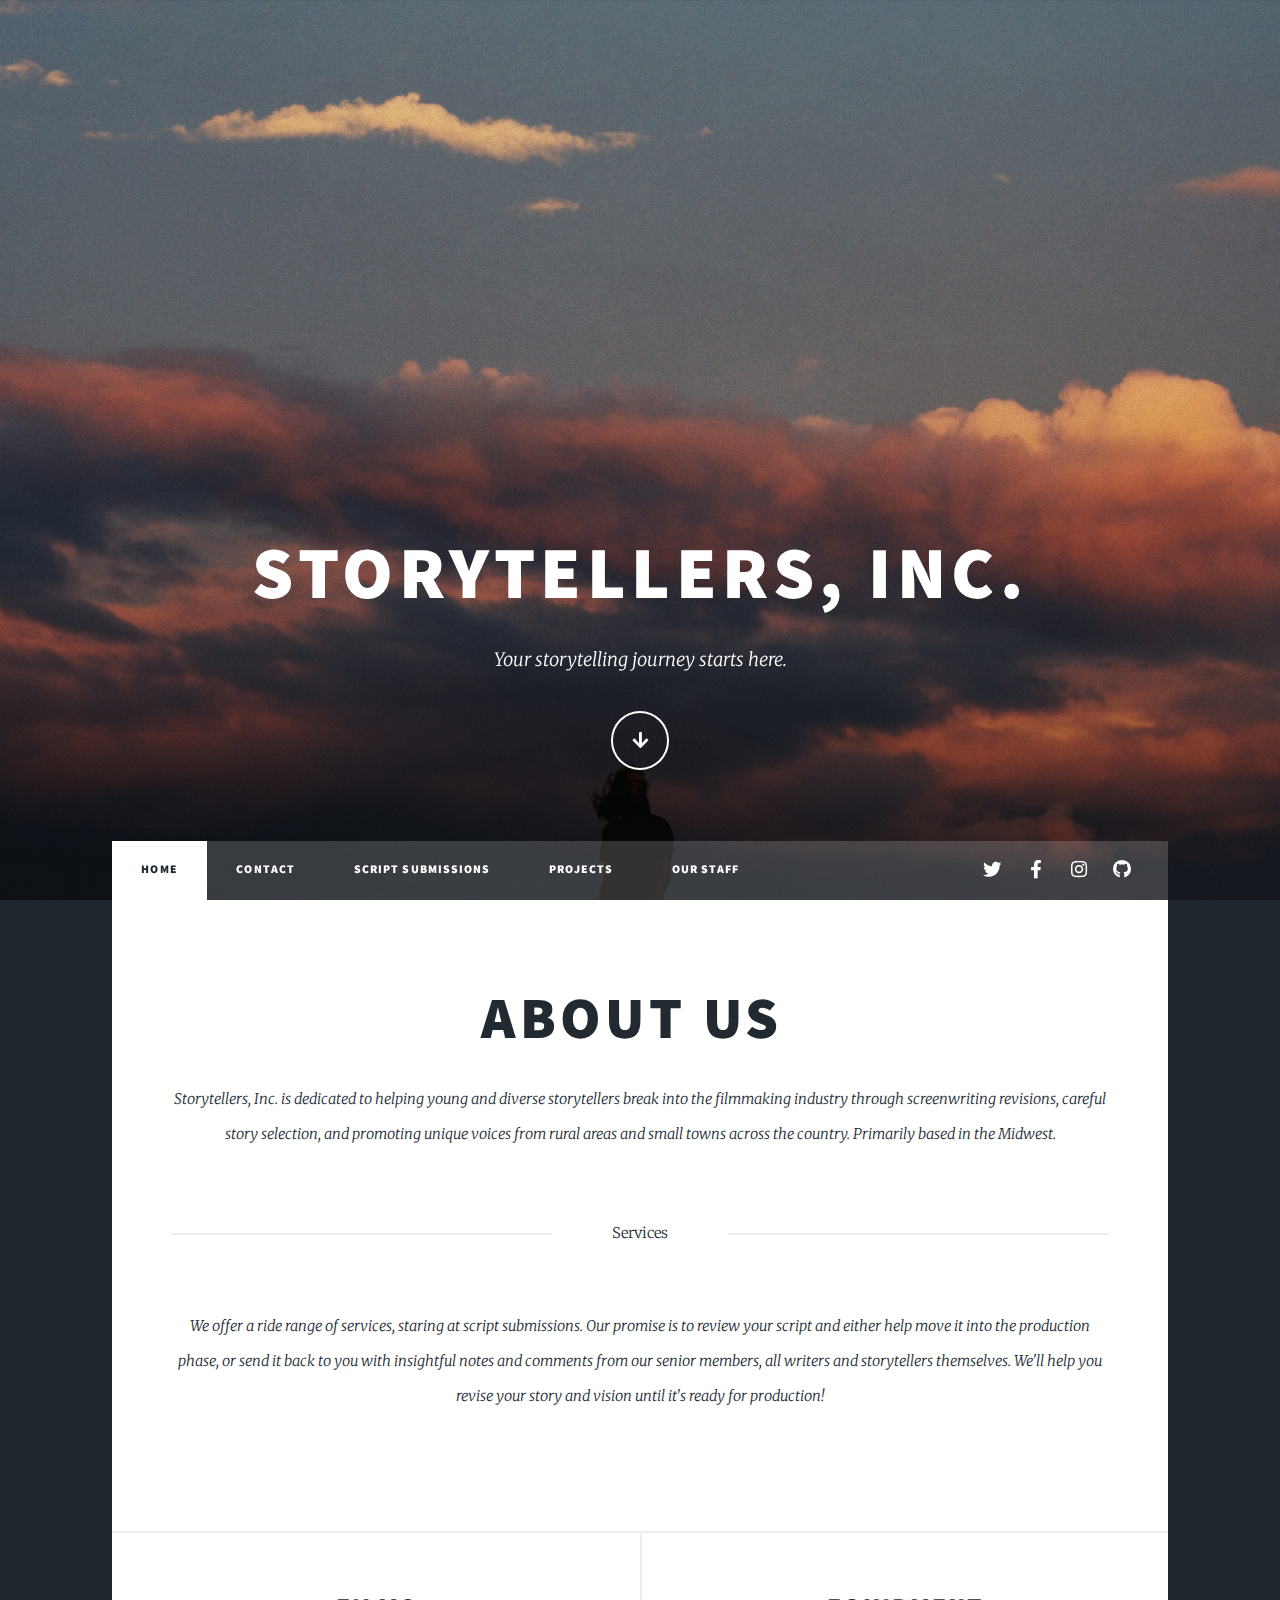
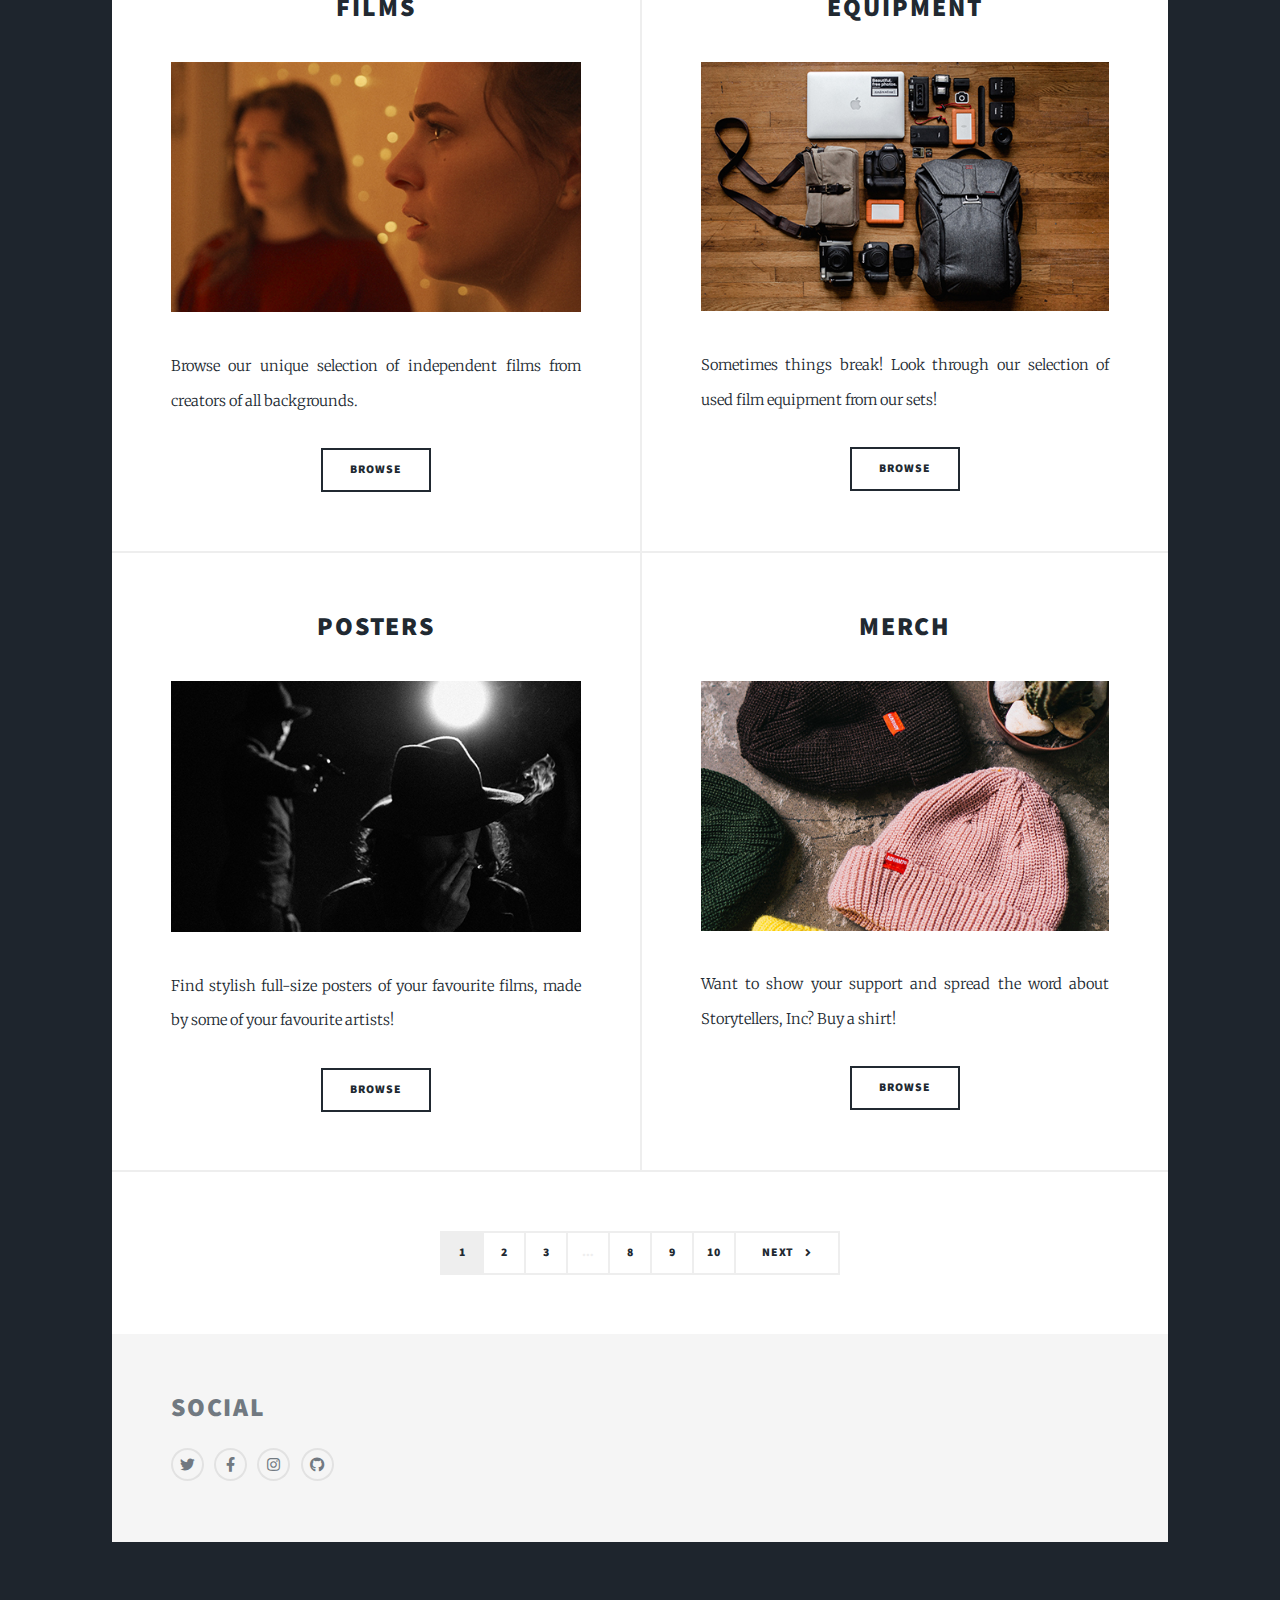
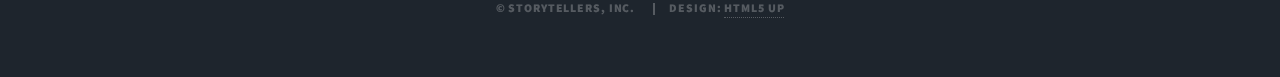
<file: index.html>
<!DOCTYPE HTML>
<!--
	Massively by HTML5 UP
	html5up.net | @ajlkn
	Free for personal and commercial use under the CCA 3.0 license (html5up.net/license)
-->
<html>
	<head>
		<title>Massively by HTML5 UP</title>
		<meta charset="utf-8" />
		<meta name="viewport" content="width=device-width, initial-scale=1, user-scalable=no" />
		<link rel="stylesheet" href="assets/css/main.css" />
		<noscript><link rel="stylesheet" href="assets/css/noscript.css" /></noscript>
	</head>
	<body class="is-preload">

		<!-- Wrapper -->
			<div id="wrapper" class="fade-in">

				<!-- Intro -->
					<div id="intro">
						<h1>Storytellers, INC.</h1>
						<p>Your storytelling journey starts here.</p>
						<ul class="actions">
							<li><a href="#header" class="button icon solid solo fa-arrow-down scrolly">Continue</a></li>
						</ul>
					</div>

				<!-- Header -->
					<header id="header">
						<a href="index.html" class="logo">Storytellers, INC.</a>
					</header>

				<!-- Nav -->
					<nav id="nav">
						<ul class="links">
							<li class="active"><a href="index.html">Home</a></li>
							<li><a href="contact.html">Contact</a></li>
							<li><a href="scripts.html">Script Submissions</a></li>
							<li><a href="projects.html">Projects</a></li>
							<li><a href="ourstaff.html">Our Staff</a></li>
						</ul>
						<ul class="icons">
							<li><a href="#" class="icon brands fa-twitter"><span class="label">Twitter</span></a></li>
							<li><a href="#" class="icon brands fa-facebook-f"><span class="label">Facebook</span></a></li>
							<li><a href="#" class="icon brands fa-instagram"><span class="label">Instagram</span></a></li>
							<li><a href="#" class="icon brands fa-github"><span class="label">GitHub</span></a></li>
						</ul>
					</nav>

				<!-- Main -->
					<div id="main">

						<!-- Featured Post -->
							<article class="post featured">
								<header class="major">
									<h2><a href="#">About Us&nbsp;</a></h2>
								  <p>Storytellers, Inc. is dedicated to helping young and diverse storytellers break into the filmmaking industry through screenwriting revisions, careful story selection, and promoting unique voices from rural areas and small towns across the country. Primarily based in the Midwest.</p>
									<p>&nbsp;</p>
<span class="date"> Services </span>
									
									<p>We offer a ride range of services, staring at script submissions. Our promise is to review your script and either help move it into the production phase, or send it back to you with insightful notes and comments from our senior members, all writers and storytellers themselves. We'll help you revise your story and vision until it's ready for production! </p>
								</header>
								</ul>
							</article>

						<!-- Posts -->
							<section class="posts">
								<article>
									<header>
										
										<h2><a href="#"> Films </a></h2>
									</header>
									<a href="#" class="image fit"><img src="images/films.jpg" alt="A screengrab from a film" /></a>
									<p> Browse our unique selection of independent films from creators of all backgrounds. </p>
									<ul class="actions special">
										<li><a href="#" class="button">Browse</a></li>
									</ul>
								</article>
								<article>
									<header>
										
										<h2><a href="#"> Equipment </a></h2>
									</header>
									<a href="#" class="image fit"><img src="images/eq.jpg" alt="An image of equipment" /></a>
									<p> Sometimes things break! Look through our selection of used film equipment from our sets!</p>
									<ul class="actions special">
										<li><a href="#" class="button">Browse</a></li>
									</ul>
								</article>
								<article>
									<header>
										
										<h2><a href="#"> Posters </a></h2>
									</header>
									<a href="#" class="image fit"><img src="images/posters.jpg" alt="A dark Film Noir poster" /></a>
									<p> Find stylish full-size posters of your favourite films, made by some of your favourite artists! </p>
									<ul class="actions special">
										<li><a href="#" class="button">Browse</a></li>
									</ul>
								</article>
								<article>
									<header>
										
										<h2><a href="#"> Merch </a></h2>
									</header>
									<a href="#" class="image fit"><img src="images/merch.jpg" alt="An image of stylish hats" /></a>
									<p> Want to show your support and spread the word about Storytellers, Inc? Buy a shirt!</p>
									<ul class="actions special">
										<li><a href="#" class="button">Browse</a></li>
									</ul>
								</article>
								
							</section>

						<!-- Footer -->
							<footer>
								<div class="pagination">
									<!--<a href="#" class="previous">Prev</a>-->
									<a href="#" class="page active">1</a>
									<a href="#" class="page">2</a>
									<a href="#" class="page">3</a>
									<span class="extra">&hellip;</span>
									<a href="#" class="page">8</a>
									<a href="#" class="page">9</a>
									<a href="#" class="page">10</a>
									<a href="#" class="next">Next</a>
								</div>
							</footer>

					</div>

				<!-- Footer -->
					<footer id="footer">
						
							<section>
							  <h2>Social</h2>
<ul class="icons alt">
		  <li><a href="#" class="icon brands alt fa-twitter"><span class="label">Twitter</span></a></li>
		  <li><a href="#" class="icon brands alt fa-facebook-f"><span class="label">Facebook</span></a></li>
		  <li><a href="#" class="icon brands alt fa-instagram"><span class="label">Instagram</span></a></li>
		  <li><a href="#" class="icon brands alt fa-github"><span class="label">GitHub</span></a></li>
		</ul>
							</section>
						</section>
					</footer>

				<!-- Copyright -->
					<div id="copyright">
						<ul><li>&copy; Storytellers, INC.</li>
					    <li>Design: <a href="https://html5up.net">HTML5 UP</a></li></ul>
					</div>

			</div>

		<!-- Scripts -->
			<script src="assets/js/jquery.min.js"></script>
			<script src="assets/js/jquery.scrollex.min.js"></script>
			<script src="assets/js/jquery.scrolly.min.js"></script>
			<script src="assets/js/browser.min.js"></script>
			<script src="assets/js/breakpoints.min.js"></script>
			<script src="assets/js/util.js"></script>
			<script src="assets/js/main.js"></script>

	</body>
</html>
</file>
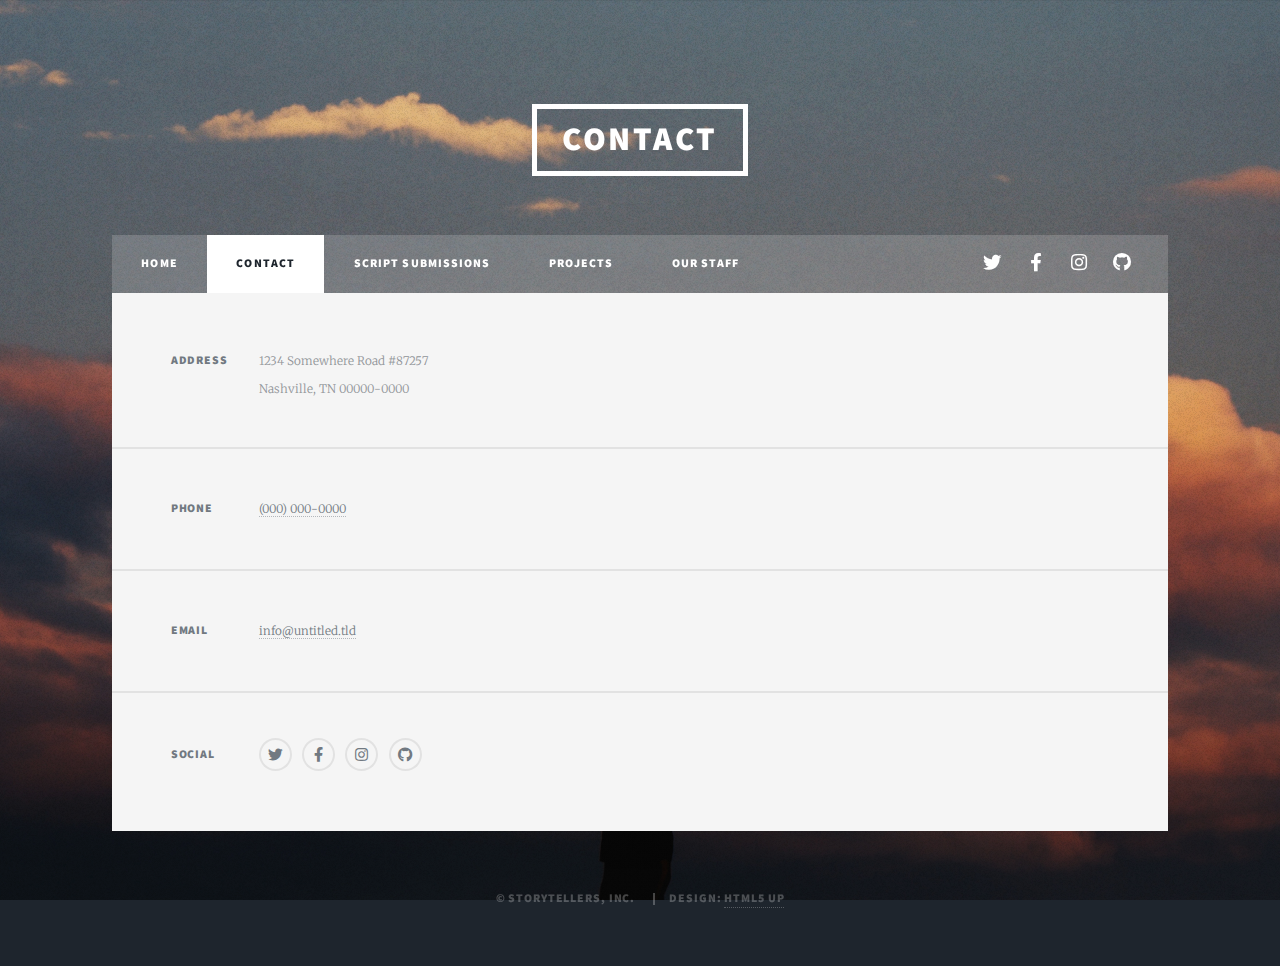
<file: contact.html>
<!DOCTYPE HTML>
<!--
	Massively by HTML5 UP
	html5up.net | @ajlkn
	Free for personal and commercial use under the CCA 3.0 license (html5up.net/license)
-->
<html>
	<head>
		<title>Generic Page - Massively by HTML5 UP</title>
		<meta charset="utf-8" />
		<meta name="viewport" content="width=device-width, initial-scale=1, user-scalable=no" />
		<link rel="stylesheet" href="assets/css/main.css" />
		<noscript><link rel="stylesheet" href="assets/css/noscript.css" /></noscript>
	</head>
	<body class="is-preload">

		<!-- Wrapper -->
			<div id="wrapper">

				<!-- Header -->
					<header id="header">
						<a href="contact.html" class="logo">Contact</a>
					</header>

				<!-- Nav -->
					<nav id="nav">
						<ul class="links">
							<li><a href="index.html">Home</a></li>
							<li class="active"><a href="contact.html">Contact</a></li>
							<li><a href="scripts.html">Script Submissions</a></li>
							<li><a href="projects.html">Projects</a></li>
							<li><a href="ourstaff.html">Our Staff</a></li>
						</ul>
						<ul class="icons">
							<li><a href="#" class="icon brands fa-twitter"><span class="label">Twitter</span></a></li>
							<li><a href="#" class="icon brands fa-facebook-f"><span class="label">Facebook</span></a></li>
							<li><a href="#" class="icon brands fa-instagram"><span class="label">Instagram</span></a></li>
							<li><a href="#" class="icon brands fa-github"><span class="label">GitHub</span></a></li>
						</ul>
					</nav>

				<!-- Main -->
					<div id="main">

						<!-- Post -->
							

					</div>

				<!-- Footer -->
					<footer id="footer">
						
						<section class="split contact">
							<section class="alt">
								<h3>Address</h3>
								<p>1234 Somewhere Road #87257<br />
								Nashville, TN 00000-0000</p>
								
							</section>
							<section>
								<h3>Phone</h3>
								<p><a href="#">(000) 000-0000</a></p>
							</section>
							<section>
								<h3>Email</h3>
								<p><a href="#">info@untitled.tld</a></p>
							</section>
							<section>
								<h3>Social</h3>
								<ul class="icons alt">
									<li><a href="#" class="icon brands alt fa-twitter"><span class="label">Twitter</span></a></li>
									<li><a href="#" class="icon brands alt fa-facebook-f"><span class="label">Facebook</span></a></li>
									<li><a href="#" class="icon brands alt fa-instagram"><span class="label">Instagram</span></a></li>
									<li><a href="#" class="icon brands alt fa-github"><span class="label">GitHub</span></a></li>
								</ul>
							</section>
						</section>
					</footer>

				<!-- Copyright -->
					<div id="copyright">
						<ul><li>&copy; Storytellers, Inc.</li>
					    <li>Design: <a href="https://html5up.net">HTML5 UP</a></li></ul>
					</div>

			</div>

		<!-- Scripts -->
			<script src="assets/js/jquery.min.js"></script>
			<script src="assets/js/jquery.scrollex.min.js"></script>
			<script src="assets/js/jquery.scrolly.min.js"></script>
			<script src="assets/js/browser.min.js"></script>
			<script src="assets/js/breakpoints.min.js"></script>
			<script src="assets/js/util.js"></script>
			<script src="assets/js/main.js"></script>

	</body>
</html>
</file>
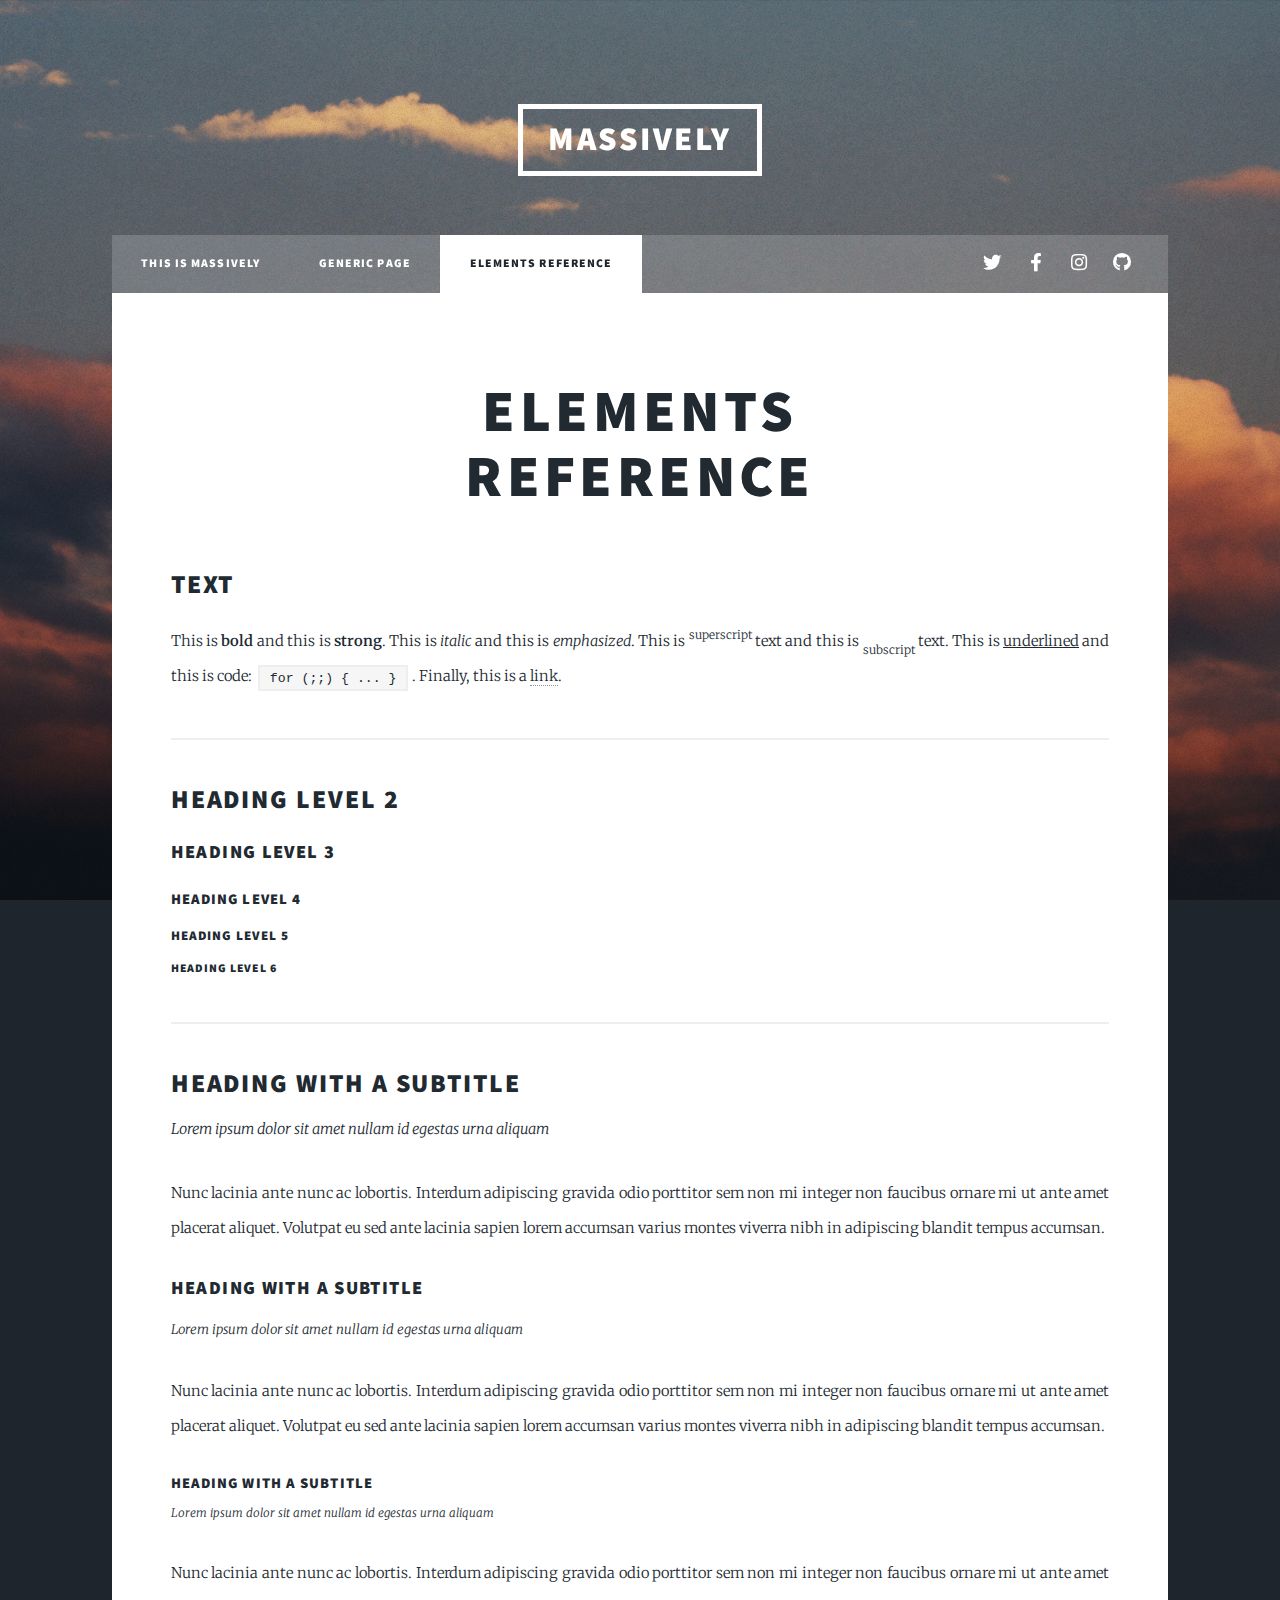
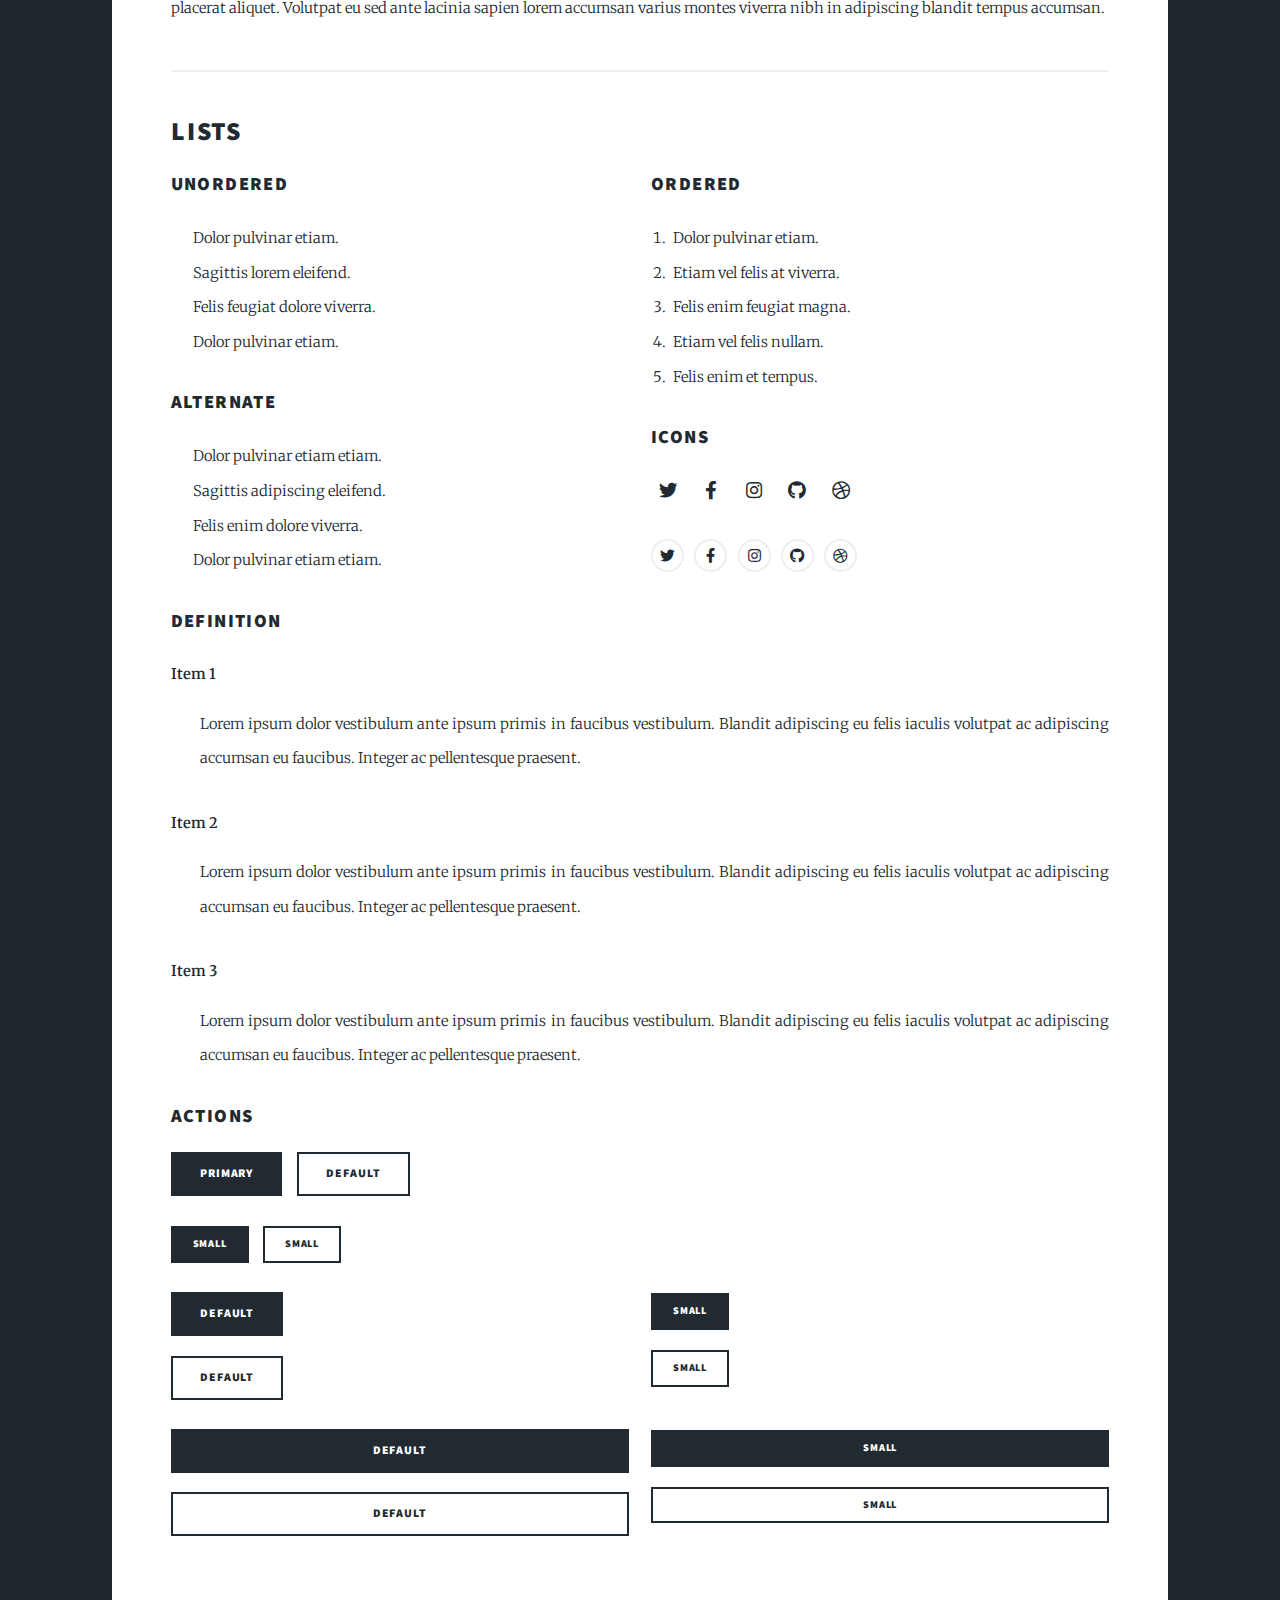
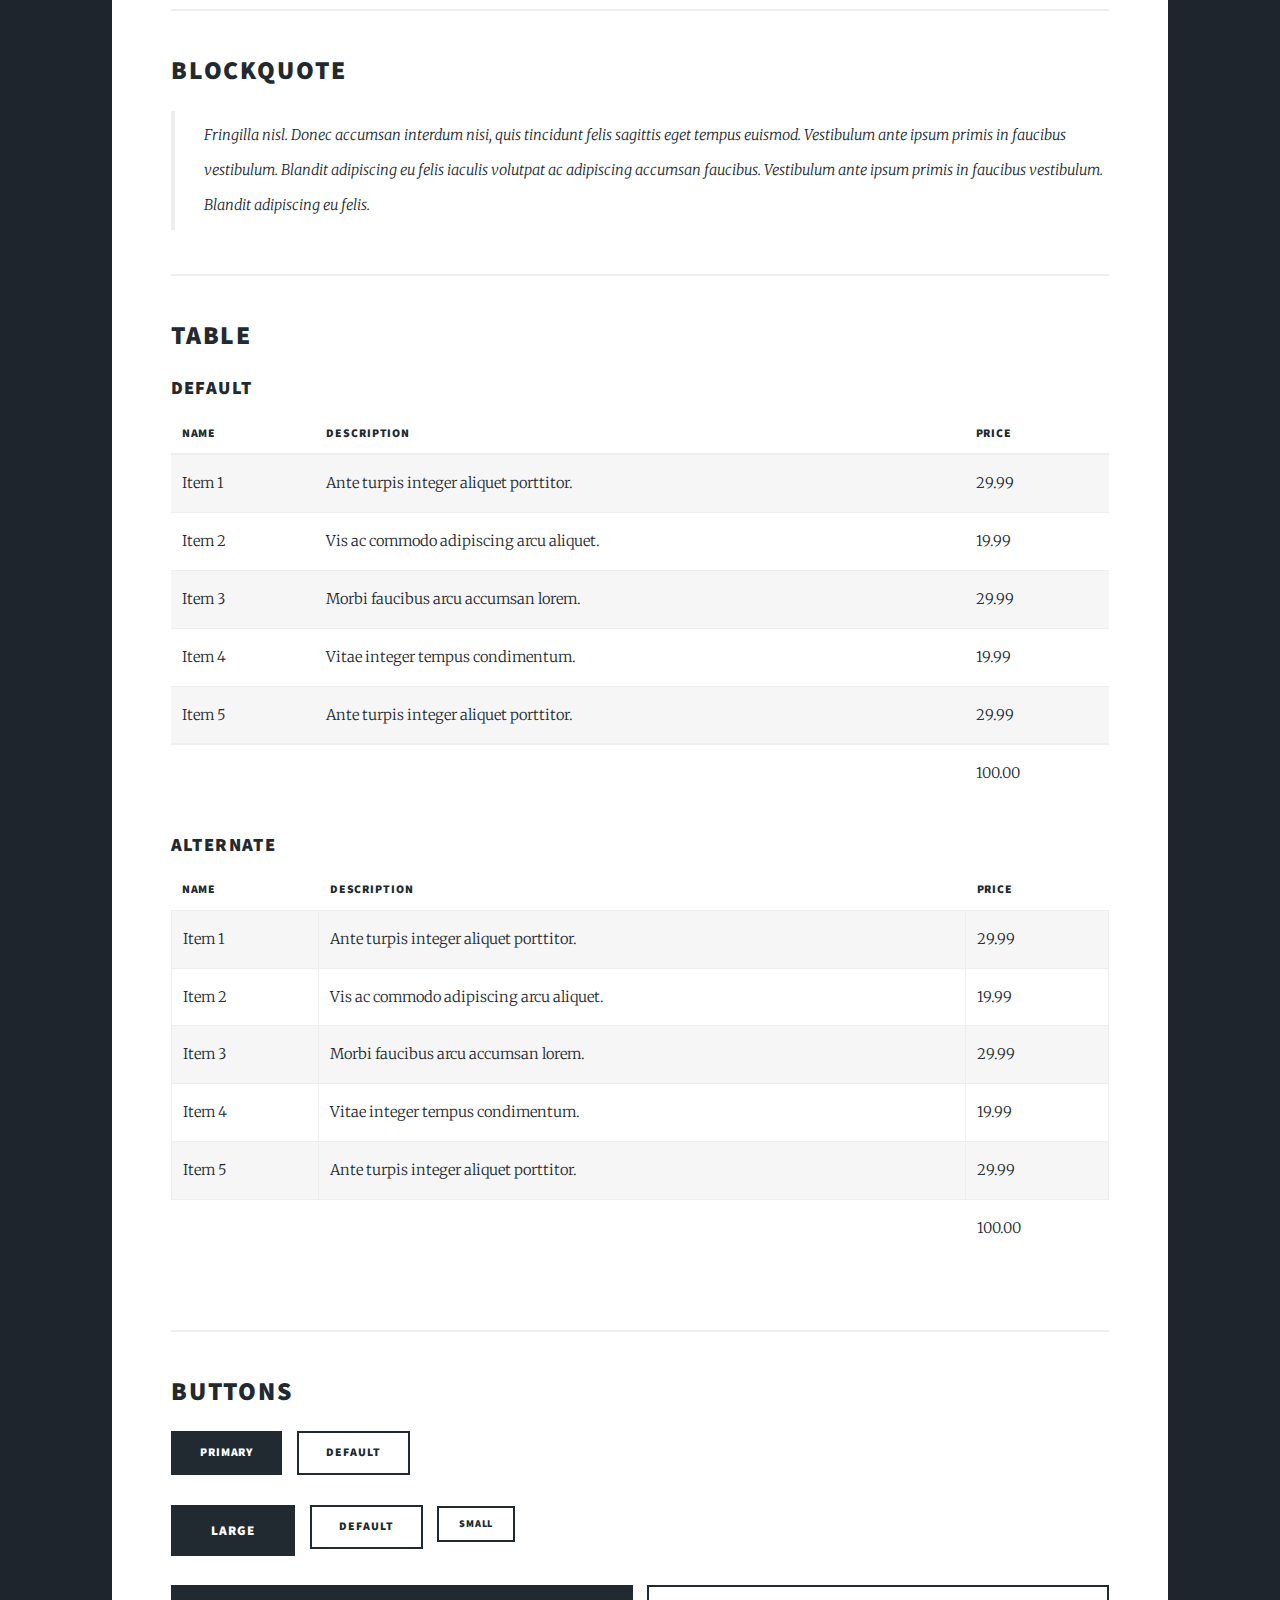
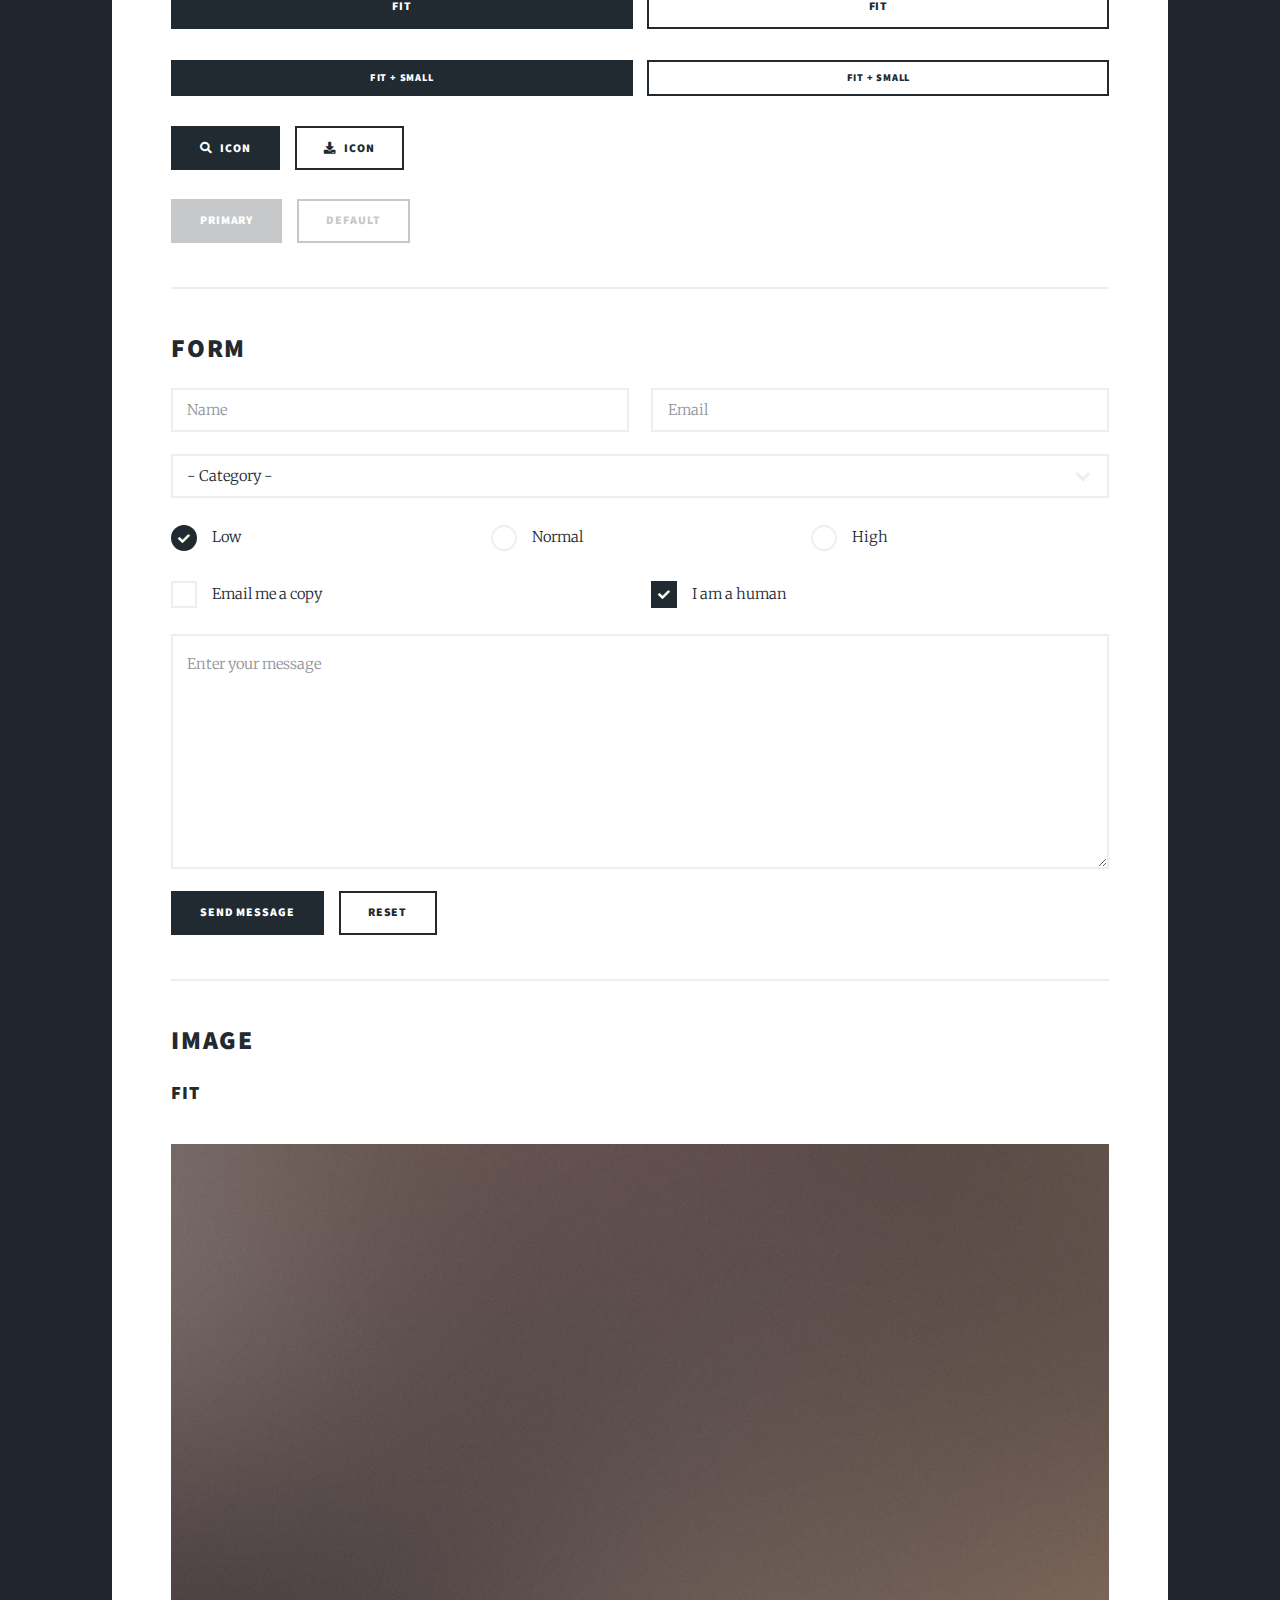
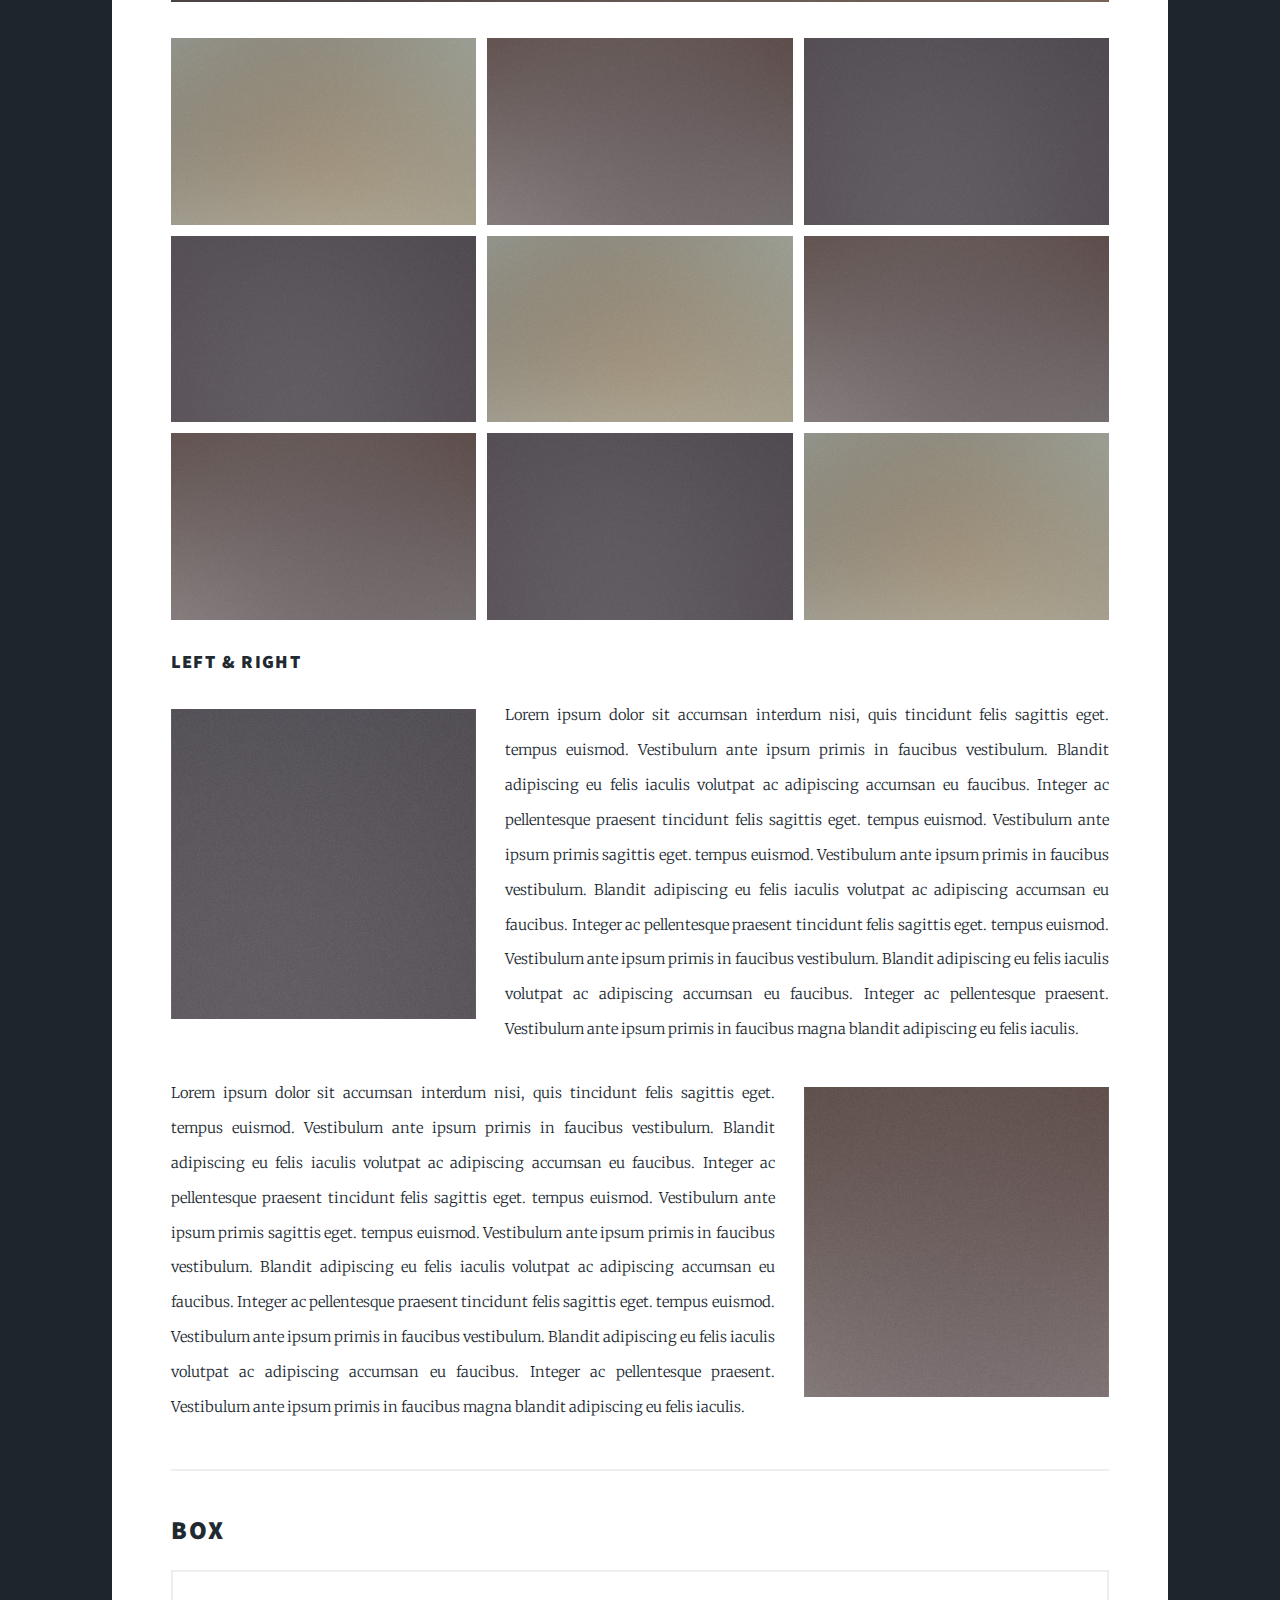
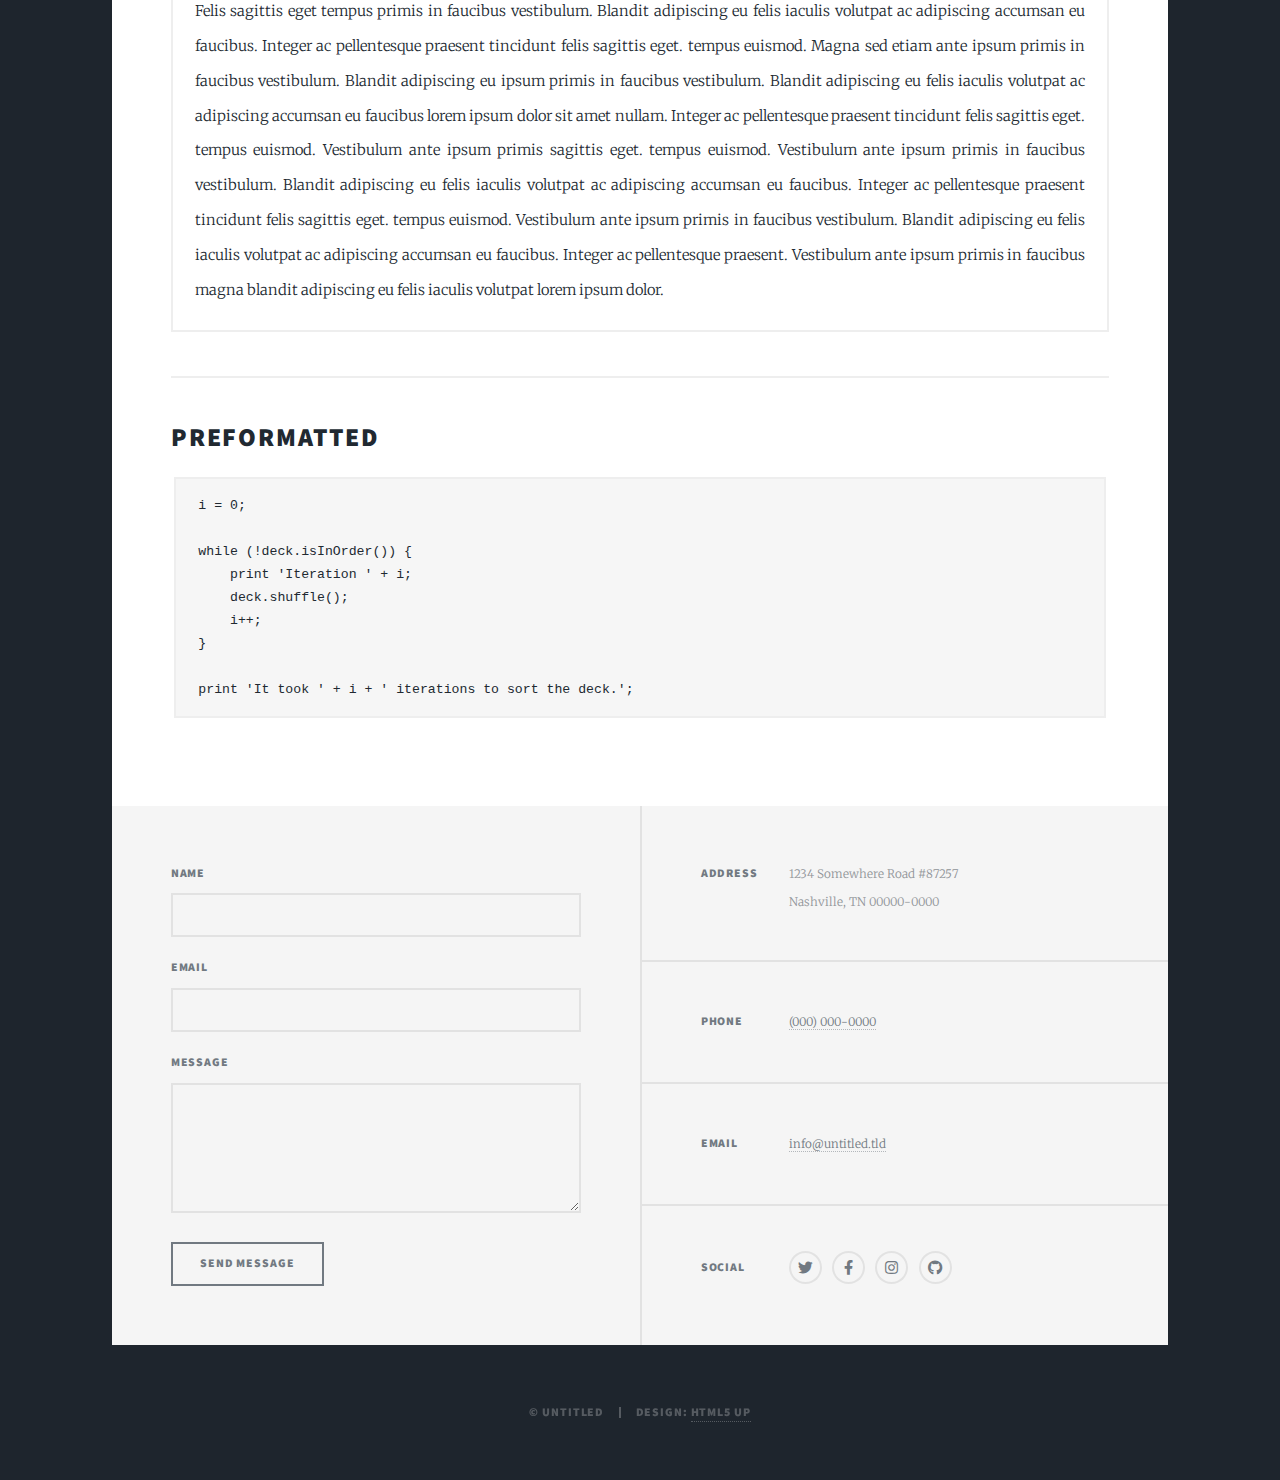
<file: elements.html>
<!DOCTYPE HTML>
<!--
	Massively by HTML5 UP
	html5up.net | @ajlkn
	Free for personal and commercial use under the CCA 3.0 license (html5up.net/license)
-->
<html>
	<head>
		<title>Elements Reference - Massively by HTML5 UP</title>
		<meta charset="utf-8" />
		<meta name="viewport" content="width=device-width, initial-scale=1, user-scalable=no" />
		<link rel="stylesheet" href="assets/css/main.css" />
		<noscript><link rel="stylesheet" href="assets/css/noscript.css" /></noscript>
	</head>
	<body class="is-preload">

		<!-- Wrapper -->
			<div id="wrapper">

				<!-- Header -->
					<header id="header">
						<a href="index.html" class="logo">Massively</a>
					</header>

				<!-- Nav -->
					<nav id="nav">
						<ul class="links">
							<li><a href="index.html">This is Massively</a></li>
							<li><a href="generic.html">Generic Page</a></li>
							<li class="active"><a href="elements.html">Elements Reference</a></li>
						</ul>
						<ul class="icons">
							<li><a href="#" class="icon brands fa-twitter"><span class="label">Twitter</span></a></li>
							<li><a href="#" class="icon brands fa-facebook-f"><span class="label">Facebook</span></a></li>
							<li><a href="#" class="icon brands fa-instagram"><span class="label">Instagram</span></a></li>
							<li><a href="#" class="icon brands fa-github"><span class="label">GitHub</span></a></li>
						</ul>
					</nav>

				<!-- Main -->
					<div id="main">

						<!-- Post -->
							<section class="post">
								<header class="major">
									<h1>Elements<br />
									Reference</h1>
								</header>

								<!-- Text stuff -->
									<h2>Text</h2>
									<p>This is <b>bold</b> and this is <strong>strong</strong>. This is <i>italic</i> and this is <em>emphasized</em>.
									This is <sup>superscript</sup> text and this is <sub>subscript</sub> text.
									This is <u>underlined</u> and this is code: <code>for (;;) { ... }</code>.
									Finally, this is a <a href="#">link</a>.</p>
									<hr />
									<h2>Heading Level 2</h2>
									<h3>Heading Level 3</h3>
									<h4>Heading Level 4</h4>
									<h5>Heading Level 5</h5>
									<h6>Heading Level 6</h6>
									<hr />
									<header>
										<h2>Heading with a Subtitle</h2>
										<p>Lorem ipsum dolor sit amet nullam id egestas urna aliquam</p>
									</header>
									<p>Nunc lacinia ante nunc ac lobortis. Interdum adipiscing gravida odio porttitor sem non mi integer non faucibus ornare mi ut ante amet placerat aliquet. Volutpat eu sed ante lacinia sapien lorem accumsan varius montes viverra nibh in adipiscing blandit tempus accumsan.</p>
									<header>
										<h3>Heading with a Subtitle</h3>
										<p>Lorem ipsum dolor sit amet nullam id egestas urna aliquam</p>
									</header>
									<p>Nunc lacinia ante nunc ac lobortis. Interdum adipiscing gravida odio porttitor sem non mi integer non faucibus ornare mi ut ante amet placerat aliquet. Volutpat eu sed ante lacinia sapien lorem accumsan varius montes viverra nibh in adipiscing blandit tempus accumsan.</p>
									<header>
										<h4>Heading with a Subtitle</h4>
										<p>Lorem ipsum dolor sit amet nullam id egestas urna aliquam</p>
									</header>
									<p>Nunc lacinia ante nunc ac lobortis. Interdum adipiscing gravida odio porttitor sem non mi integer non faucibus ornare mi ut ante amet placerat aliquet. Volutpat eu sed ante lacinia sapien lorem accumsan varius montes viverra nibh in adipiscing blandit tempus accumsan.</p>

									<hr />

								<!-- Lists -->
									<h2>Lists</h2>
									<div class="row">
										<div class="col-6 col-12-small">

											<h3>Unordered</h3>
											<ul>
												<li>Dolor pulvinar etiam.</li>
												<li>Sagittis lorem eleifend.</li>
												<li>Felis feugiat dolore viverra.</li>
												<li>Dolor pulvinar etiam.</li>
											</ul>

											<h3>Alternate</h3>
											<ul class="alt">
												<li>Dolor pulvinar etiam etiam.</li>
												<li>Sagittis adipiscing eleifend.</li>
												<li>Felis enim dolore viverra.</li>
												<li>Dolor pulvinar etiam etiam.</li>
											</ul>

										</div>
										<div class="col-6 col-12-small">

											<h3>Ordered</h3>
											<ol>
												<li>Dolor pulvinar etiam.</li>
												<li>Etiam vel felis at viverra.</li>
												<li>Felis enim feugiat magna.</li>
												<li>Etiam vel felis nullam.</li>
												<li>Felis enim et tempus.</li>
											</ol>

											<h3>Icons</h3>
											<ul class="icons">
												<li><a href="#" class="icon brands fa-twitter"><span class="label">Twitter</span></a></li>
												<li><a href="#" class="icon brands fa-facebook-f"><span class="label">Facebook</span></a></li>
												<li><a href="#" class="icon brands fa-instagram"><span class="label">Instagram</span></a></li>
												<li><a href="#" class="icon brands fa-github"><span class="label">Github</span></a></li>
												<li><a href="#" class="icon brands fa-dribbble"><span class="label">Dribbble</span></a></li>
											</ul>
											<ul class="icons alt">
												<li><a href="#" class="icon brands alt fa-twitter"><span class="label">Twitter</span></a></li>
												<li><a href="#" class="icon brands alt fa-facebook-f"><span class="label">Facebook</span></a></li>
												<li><a href="#" class="icon brands alt fa-instagram"><span class="label">Instagram</span></a></li>
												<li><a href="#" class="icon brands alt fa-github"><span class="label">Github</span></a></li>
												<li><a href="#" class="icon brands alt fa-dribbble"><span class="label">Dribbble</span></a></li>
											</ul>

										</div>
									</div>
									<h3>Definition</h3>
									<dl>
										<dt>Item 1</dt>
										<dd>
											<p>Lorem ipsum dolor vestibulum ante ipsum primis in faucibus vestibulum. Blandit adipiscing eu felis iaculis volutpat ac adipiscing accumsan eu faucibus. Integer ac pellentesque praesent.</p>
										</dd>
										<dt>Item 2</dt>
										<dd>
											<p>Lorem ipsum dolor vestibulum ante ipsum primis in faucibus vestibulum. Blandit adipiscing eu felis iaculis volutpat ac adipiscing accumsan eu faucibus. Integer ac pellentesque praesent.</p>
										</dd>
										<dt>Item 3</dt>
										<dd>
											<p>Lorem ipsum dolor vestibulum ante ipsum primis in faucibus vestibulum. Blandit adipiscing eu felis iaculis volutpat ac adipiscing accumsan eu faucibus. Integer ac pellentesque praesent.</p>
										</dd>
									</dl>

									<h3>Actions</h3>
									<ul class="actions">
										<li><a href="#" class="button primary">Primary</a></li>
										<li><a href="#" class="button">Default</a></li>
									</ul>
									<ul class="actions small">
										<li><a href="#" class="button primary small">Small</a></li>
										<li><a href="#" class="button small">Small</a></li>
									</ul>
									<div class="row">
										<div class="col-6 col-12-small">
											<ul class="actions stacked">
												<li><a href="#" class="button primary">Default</a></li>
												<li><a href="#" class="button">Default</a></li>
											</ul>
										</div>
										<div class="col-6 col-12-small">
											<ul class="actions stacked">
												<li><a href="#" class="button primary small">Small</a></li>
												<li><a href="#" class="button small">Small</a></li>
											</ul>
										</div>
									</div>
									<div class="row">
										<div class="col-6 col-12-small">
											<ul class="actions stacked">
												<li><a href="#" class="button primary fit">Default</a></li>
												<li><a href="#" class="button fit">Default</a></li>
											</ul>
										</div>
										<div class="col-6 col-12-small">
											<ul class="actions stacked">
												<li><a href="#" class="button primary small fit">Small</a></li>
												<li><a href="#" class="button small fit">Small</a></li>
											</ul>
										</div>
									</div>

									<hr />

								<!-- Blockquote -->
									<h2>Blockquote</h2>
									<blockquote>Fringilla nisl. Donec accumsan interdum nisi, quis tincidunt felis sagittis eget tempus euismod. Vestibulum ante ipsum primis in faucibus vestibulum. Blandit adipiscing eu felis iaculis volutpat ac adipiscing accumsan faucibus. Vestibulum ante ipsum primis in faucibus vestibulum. Blandit adipiscing eu felis.</blockquote>

									<hr />

								<!-- Table -->
									<h2>Table</h2>

									<h3>Default</h3>
									<div class="table-wrapper">
										<table>
											<thead>
												<tr>
													<th>Name</th>
													<th>Description</th>
													<th>Price</th>
												</tr>
											</thead>
											<tbody>
												<tr>
													<td>Item 1</td>
													<td>Ante turpis integer aliquet porttitor.</td>
													<td>29.99</td>
												</tr>
												<tr>
													<td>Item 2</td>
													<td>Vis ac commodo adipiscing arcu aliquet.</td>
													<td>19.99</td>
												</tr>
												<tr>
													<td>Item 3</td>
													<td> Morbi faucibus arcu accumsan lorem.</td>
													<td>29.99</td>
												</tr>
												<tr>
													<td>Item 4</td>
													<td>Vitae integer tempus condimentum.</td>
													<td>19.99</td>
												</tr>
												<tr>
													<td>Item 5</td>
													<td>Ante turpis integer aliquet porttitor.</td>
													<td>29.99</td>
												</tr>
											</tbody>
											<tfoot>
												<tr>
													<td colspan="2"></td>
													<td>100.00</td>
												</tr>
											</tfoot>
										</table>
									</div>

									<h3>Alternate</h3>
									<div class="table-wrapper">
										<table class="alt">
											<thead>
												<tr>
													<th>Name</th>
													<th>Description</th>
													<th>Price</th>
												</tr>
											</thead>
											<tbody>
												<tr>
													<td>Item 1</td>
													<td>Ante turpis integer aliquet porttitor.</td>
													<td>29.99</td>
												</tr>
												<tr>
													<td>Item 2</td>
													<td>Vis ac commodo adipiscing arcu aliquet.</td>
													<td>19.99</td>
												</tr>
												<tr>
													<td>Item 3</td>
													<td> Morbi faucibus arcu accumsan lorem.</td>
													<td>29.99</td>
												</tr>
												<tr>
													<td>Item 4</td>
													<td>Vitae integer tempus condimentum.</td>
													<td>19.99</td>
												</tr>
												<tr>
													<td>Item 5</td>
													<td>Ante turpis integer aliquet porttitor.</td>
													<td>29.99</td>
												</tr>
											</tbody>
											<tfoot>
												<tr>
													<td colspan="2"></td>
													<td>100.00</td>
												</tr>
											</tfoot>
										</table>
									</div>

									<hr />

								<!-- Buttons -->
									<h2>Buttons</h2>
									<ul class="actions">
										<li><a href="#" class="button primary">Primary</a></li>
										<li><a href="#" class="button">Default</a></li>
									</ul>
									<ul class="actions">
										<li><a href="#" class="button primary large">Large</a></li>
										<li><a href="#" class="button">Default</a></li>
										<li><a href="#" class="button small">Small</a></li>
									</ul>
									<ul class="actions fit">
										<li><a href="#" class="button primary fit">Fit</a></li>
										<li><a href="#" class="button fit">Fit</a></li>
									</ul>
									<ul class="actions fit small">
										<li><a href="#" class="button primary fit small">Fit + Small</a></li>
										<li><a href="#" class="button fit small">Fit + Small</a></li>
									</ul>
									<ul class="actions">
										<li><a href="#" class="button primary icon solid fa-search">Icon</a></li>
										<li><a href="#" class="button icon solid fa-download">Icon</a></li>
									</ul>
									<ul class="actions">
										<li><span class="button primary disabled">Primary</span></li>
										<li><span class="button disabled">Default</span></li>
									</ul>

									<hr />

								<!-- Form -->
									<h2>Form</h2>

									<form method="post" action="#">
										<div class="row gtr-uniform">
											<div class="col-6 col-12-xsmall">
												<input type="text" name="demo-name" id="demo-name" value="" placeholder="Name" />
											</div>
											<div class="col-6 col-12-xsmall">
												<input type="email" name="demo-email" id="demo-email" value="" placeholder="Email" />
											</div>
											<!-- Break -->
											<div class="col-12">
												<select name="demo-category" id="demo-category">
													<option value="">- Category -</option>
													<option value="1">Manufacturing</option>
													<option value="1">Shipping</option>
													<option value="1">Administration</option>
													<option value="1">Human Resources</option>
												</select>
											</div>
											<!-- Break -->
											<div class="col-4 col-12-small">
												<input type="radio" id="demo-priority-low" name="demo-priority" checked>
												<label for="demo-priority-low">Low</label>
											</div>
											<div class="col-4 col-12-small">
												<input type="radio" id="demo-priority-normal" name="demo-priority">
												<label for="demo-priority-normal">Normal</label>
											</div>
											<div class="col-4 col-12-small">
												<input type="radio" id="demo-priority-high" name="demo-priority">
												<label for="demo-priority-high">High</label>
											</div>
											<!-- Break -->
											<div class="col-6 col-12-small">
												<input type="checkbox" id="demo-copy" name="demo-copy">
												<label for="demo-copy">Email me a copy</label>
											</div>
											<div class="col-6 col-12-small">
												<input type="checkbox" id="demo-human" name="demo-human" checked>
												<label for="demo-human">I am a human</label>
											</div>
											<!-- Break -->
											<div class="col-12">
												<textarea name="demo-message" id="demo-message" placeholder="Enter your message" rows="6"></textarea>
											</div>
											<!-- Break -->
											<div class="col-12">
												<ul class="actions">
													<li><input type="submit" value="Send Message" class="primary" /></li>
													<li><input type="reset" value="Reset" /></li>
												</ul>
											</div>
										</div>
									</form>

									<hr />

								<!-- Image -->
									<h2>Image</h2>

									<h3>Fit</h3>
									<span class="image fit"><img src="images/pic01.jpg" alt="" /></span>
									<div class="box alt">
										<div class="row gtr-50 gtr-uniform">
											<div class="col-4"><span class="image fit"><img src="images/pic02.jpg" alt="" /></span></div>
											<div class="col-4"><span class="image fit"><img src="images/pic03.jpg" alt="" /></span></div>
											<div class="col-4"><span class="image fit"><img src="images/pic04.jpg" alt="" /></span></div>
											<!-- Break -->
											<div class="col-4"><span class="image fit"><img src="images/pic04.jpg" alt="" /></span></div>
											<div class="col-4"><span class="image fit"><img src="images/pic02.jpg" alt="" /></span></div>
											<div class="col-4"><span class="image fit"><img src="images/pic03.jpg" alt="" /></span></div>
											<!-- Break -->
											<div class="col-4"><span class="image fit"><img src="images/pic03.jpg" alt="" /></span></div>
											<div class="col-4"><span class="image fit"><img src="images/pic04.jpg" alt="" /></span></div>
											<div class="col-4"><span class="image fit"><img src="images/pic02.jpg" alt="" /></span></div>
										</div>
									</div>

									<h3>Left &amp; Right</h3>
									<p><span class="image left"><img src="images/pic08.jpg" alt="" /></span>Lorem ipsum dolor sit accumsan interdum nisi, quis tincidunt felis sagittis eget. tempus euismod. Vestibulum ante ipsum primis in faucibus vestibulum. Blandit adipiscing eu felis iaculis volutpat ac adipiscing accumsan eu faucibus. Integer ac pellentesque praesent tincidunt felis sagittis eget. tempus euismod. Vestibulum ante ipsum primis sagittis eget. tempus euismod. Vestibulum ante ipsum primis in faucibus vestibulum. Blandit adipiscing eu felis iaculis volutpat ac adipiscing accumsan eu faucibus. Integer ac pellentesque praesent tincidunt felis sagittis eget. tempus euismod. Vestibulum ante ipsum primis in faucibus vestibulum. Blandit adipiscing eu felis iaculis volutpat ac adipiscing accumsan eu faucibus. Integer ac pellentesque praesent. Vestibulum ante ipsum primis in faucibus magna blandit adipiscing eu felis iaculis.</p>
									<p><span class="image right"><img src="images/pic09.jpg" alt="" /></span>Lorem ipsum dolor sit accumsan interdum nisi, quis tincidunt felis sagittis eget. tempus euismod. Vestibulum ante ipsum primis in faucibus vestibulum. Blandit adipiscing eu felis iaculis volutpat ac adipiscing accumsan eu faucibus. Integer ac pellentesque praesent tincidunt felis sagittis eget. tempus euismod. Vestibulum ante ipsum primis sagittis eget. tempus euismod. Vestibulum ante ipsum primis in faucibus vestibulum. Blandit adipiscing eu felis iaculis volutpat ac adipiscing accumsan eu faucibus. Integer ac pellentesque praesent tincidunt felis sagittis eget. tempus euismod. Vestibulum ante ipsum primis in faucibus vestibulum. Blandit adipiscing eu felis iaculis volutpat ac adipiscing accumsan eu faucibus. Integer ac pellentesque praesent. Vestibulum ante ipsum primis in faucibus magna blandit adipiscing eu felis iaculis.</p>

									<hr />

								<!-- Box -->
									<h2>Box</h2>
									<div class="box">
										<p>Felis sagittis eget tempus primis in faucibus vestibulum. Blandit adipiscing eu felis iaculis volutpat ac adipiscing accumsan eu faucibus. Integer ac pellentesque praesent tincidunt felis sagittis eget. tempus euismod. Magna sed etiam ante ipsum primis in faucibus vestibulum. Blandit adipiscing eu ipsum primis in faucibus vestibulum. Blandit adipiscing eu felis iaculis volutpat ac adipiscing accumsan eu faucibus lorem ipsum dolor sit amet nullam. Integer ac pellentesque praesent tincidunt felis sagittis eget. tempus euismod. Vestibulum ante ipsum primis sagittis eget. tempus euismod. Vestibulum ante ipsum primis in faucibus vestibulum. Blandit adipiscing eu felis iaculis volutpat ac adipiscing accumsan eu faucibus. Integer ac pellentesque praesent tincidunt felis sagittis eget. tempus euismod. Vestibulum ante ipsum primis in faucibus vestibulum. Blandit adipiscing eu felis iaculis volutpat ac adipiscing accumsan eu faucibus. Integer ac pellentesque praesent. Vestibulum ante ipsum primis in faucibus magna blandit adipiscing eu felis iaculis volutpat lorem ipsum dolor.</p>
									</div>

									<hr />

								<!-- Preformatted Code -->
									<h2>Preformatted</h2>
									<pre><code>i = 0;

while (!deck.isInOrder()) {
    print 'Iteration ' + i;
    deck.shuffle();
    i++;
}

print 'It took ' + i + ' iterations to sort the deck.';
</code></pre>

							</section>

					</div>

				<!-- Footer -->
					<footer id="footer">
						<section>
							<form method="post" action="#">
								<div class="fields">
									<div class="field">
										<label for="name">Name</label>
										<input type="text" name="name" id="name" />
									</div>
									<div class="field">
										<label for="email">Email</label>
										<input type="text" name="email" id="email" />
									</div>
									<div class="field">
										<label for="message">Message</label>
										<textarea name="message" id="message" rows="3"></textarea>
									</div>
								</div>
								<ul class="actions">
									<li><input type="submit" value="Send Message" /></li>
								</ul>
							</form>
						</section>
						<section class="split contact">
							<section class="alt">
								<h3>Address</h3>
								<p>1234 Somewhere Road #87257<br />
								Nashville, TN 00000-0000</p>
							</section>
							<section>
								<h3>Phone</h3>
								<p><a href="#">(000) 000-0000</a></p>
							</section>
							<section>
								<h3>Email</h3>
								<p><a href="#">info@untitled.tld</a></p>
							</section>
							<section>
								<h3>Social</h3>
								<ul class="icons alt">
									<li><a href="#" class="icon brands alt fa-twitter"><span class="label">Twitter</span></a></li>
									<li><a href="#" class="icon brands alt fa-facebook-f"><span class="label">Facebook</span></a></li>
									<li><a href="#" class="icon brands alt fa-instagram"><span class="label">Instagram</span></a></li>
									<li><a href="#" class="icon brands alt fa-github"><span class="label">GitHub</span></a></li>
								</ul>
							</section>
						</section>
					</footer>

				<!-- Copyright -->
					<div id="copyright">
						<ul><li>&copy; Untitled</li><li>Design: <a href="https://html5up.net">HTML5 UP</a></li></ul>
					</div>

			</div>

		<!-- Scripts -->
			<script src="assets/js/jquery.min.js"></script>
			<script src="assets/js/jquery.scrollex.min.js"></script>
			<script src="assets/js/jquery.scrolly.min.js"></script>
			<script src="assets/js/browser.min.js"></script>
			<script src="assets/js/breakpoints.min.js"></script>
			<script src="assets/js/util.js"></script>
			<script src="assets/js/main.js"></script>

	</body>
</html>
</file>
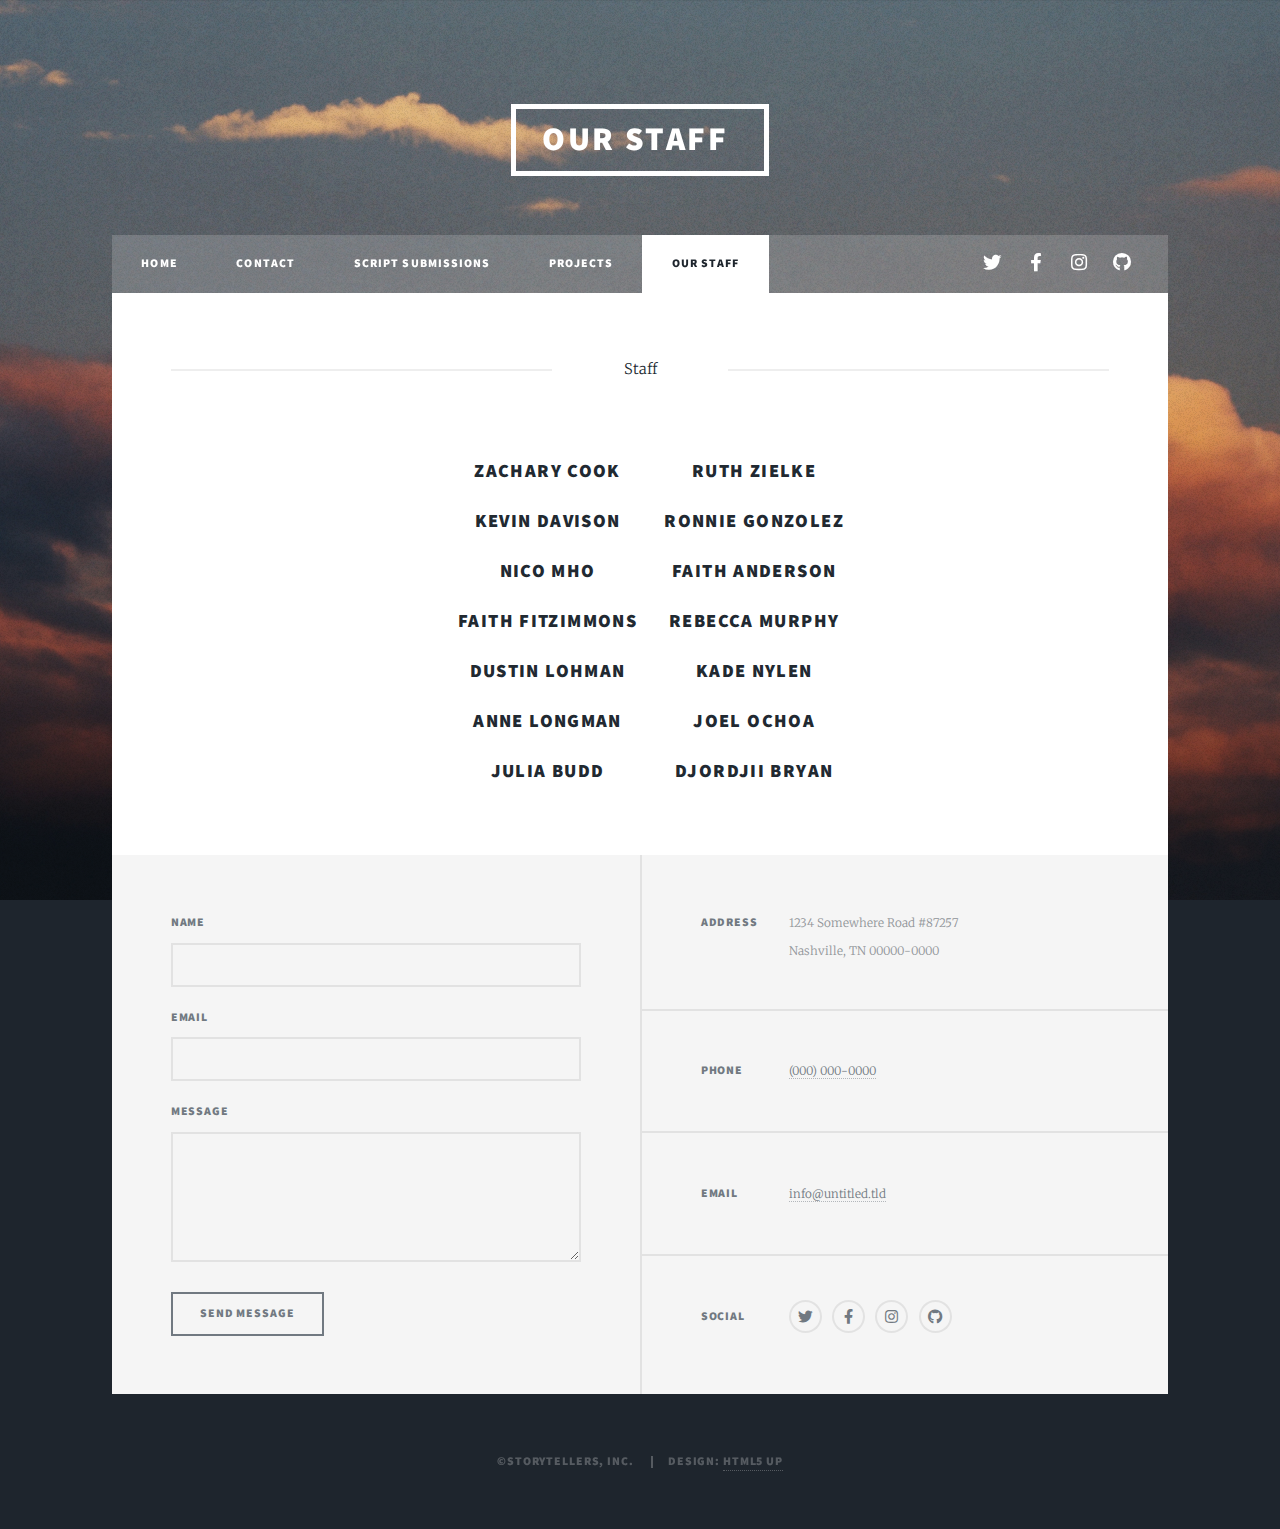
<file: ourstaff.html>
<!DOCTYPE HTML>
<!--
	Massively by HTML5 UP
	html5up.net | @ajlkn
	Free for personal and commercial use under the CCA 3.0 license (html5up.net/license)
-->
<html>
	<head>
		<title>Generic Page - Massively by HTML5 UP</title>
		<meta charset="utf-8" />
		<meta name="viewport" content="width=device-width, initial-scale=1, user-scalable=no" />
		<link rel="stylesheet" href="assets/css/main.css" />
		<noscript><link rel="stylesheet" href="assets/css/noscript.css" /></noscript>
	</head>
	<body class="is-preload">

		<!-- Wrapper -->
			<div id="wrapper">

				<!-- Header -->
					<header id="header">
						<a href="ourstaff.html" class="logo">Our Staff&nbsp;</a>
					</header>

				<!-- Nav -->
					<nav id="nav">
						<ul class="links">
							<li><a href="index.html">Home</a></li>
							<li><a href="contact.html">Contact</a></li>
							<li><a href="scripts.html">Script Submissions</a></li>
							<li><a href="projects.html">Projects</a></li>
							<li class="active"><a href="ourstaff.html">Our Staff</a></li>
						</ul>
						<ul class="icons">
							<li><a href="#" class="icon brands fa-twitter"><span class="label">Twitter</span></a></li>
							<li><a href="#" class="icon brands fa-facebook-f"><span class="label">Facebook</span></a></li>
							<li><a href="#" class="icon brands fa-instagram"><span class="label">Instagram</span></a></li>
							<li><a href="#" class="icon brands fa-github"><span class="label">GitHub</span></a></li>
						</ul>
					</nav>

				<!-- Main -->
					<div id="main">

						<!-- Post -->
							<section class="post" >
								<header class="major" style="margin-bottom:-50px" >
									<span class="date">Staff</span>
							<h3>
								<header style="font-size: 15px"></header>
								<header style="line-height:50px">
									<span>
   									<ul style="list-style-type: none; display: inline-block;">
										<li>Zachary Cook</li>
										<li>Kevin Davison</li>
										<li>Nico Mho</li>
										<li>Faith Fitzimmons</li>
										<li>Dustin Lohman</li>
										<li>Anne Longman</li>
										<li>Julia Budd</li>
   									</ul>

   									<ul style="list-style-type: none; display: inline-block;">
										<li>Ruth Zielke</li>
										<li>Ronnie Gonzolez</li>
										<li>Faith Anderson</li>
										<li>Rebecca Murphy</li>
										<li>Kade Nylen</li>
										<li>Joel Ochoa</li>
										<li>Djordjii Bryan</li>
  									 </ul>
									<span>
										</header>
								</h3>
									<span></span>

					</div>

				<!-- Footer -->
					<footer id="footer">
						<section>
							<form method="post" action="#">
								<div class="fields">
									<div class="field">
										<label for="name">Name</label>
										<input type="text" name="name" id="name" />
									</div>
									<div class="field">
										<label for="email">Email</label>
										<input type="text" name="email" id="email" />
									</div>
									<div class="field">
										<label for="message">Message</label>
										<textarea name="message" id="message" rows="3"></textarea>
									</div>
								</div>
								<ul class="actions">
									<li><input type="submit" value="Send Message" /></li>
								</ul>
							</form>
						</section>
						<section class="split contact">
							<section class="alt">
								<h3>Address</h3>
								<p>1234 Somewhere Road #87257<br />
								Nashville, TN 00000-0000</p>
							</section>
							<section>
								<h3>Phone</h3>
								<p><a href="#">(000) 000-0000</a></p>
							</section>
							<section>
								<h3>Email</h3>
								<p><a href="#">info@untitled.tld</a></p>
							</section>
							<section>
								<h3>Social</h3>
								<ul class="icons alt">
									<li><a href="#" class="icon brands alt fa-twitter"><span class="label">Twitter</span></a></li>
									<li><a href="#" class="icon brands alt fa-facebook-f"><span class="label">Facebook</span></a></li>
									<li><a href="#" class="icon brands alt fa-instagram"><span class="label">Instagram</span></a></li>
									<li><a href="#" class="icon brands alt fa-github"><span class="label">GitHub</span></a></li>
								</ul>
							</section>
						</section>
					</footer>

				<!-- Copyright -->
					<div id="copyright">
						<ul><li>&copy;Storytellers, INC.</li>
					    <li>Design: <a href="https://html5up.net">HTML5 UP</a></li></ul>
					</div>

			</div>

	<!-- Scripts -->
			<script src="assets/js/jquery.min.js"></script>
			<script src="assets/js/jquery.scrollex.min.js"></script>
			<script src="assets/js/jquery.scrolly.min.js"></script>
			<script src="assets/js/browser.min.js"></script>
			<script src="assets/js/breakpoints.min.js"></script>
			<script src="assets/js/util.js"></script>
			<script src="assets/js/main.js"></script>

	</body>
</html>
</file>
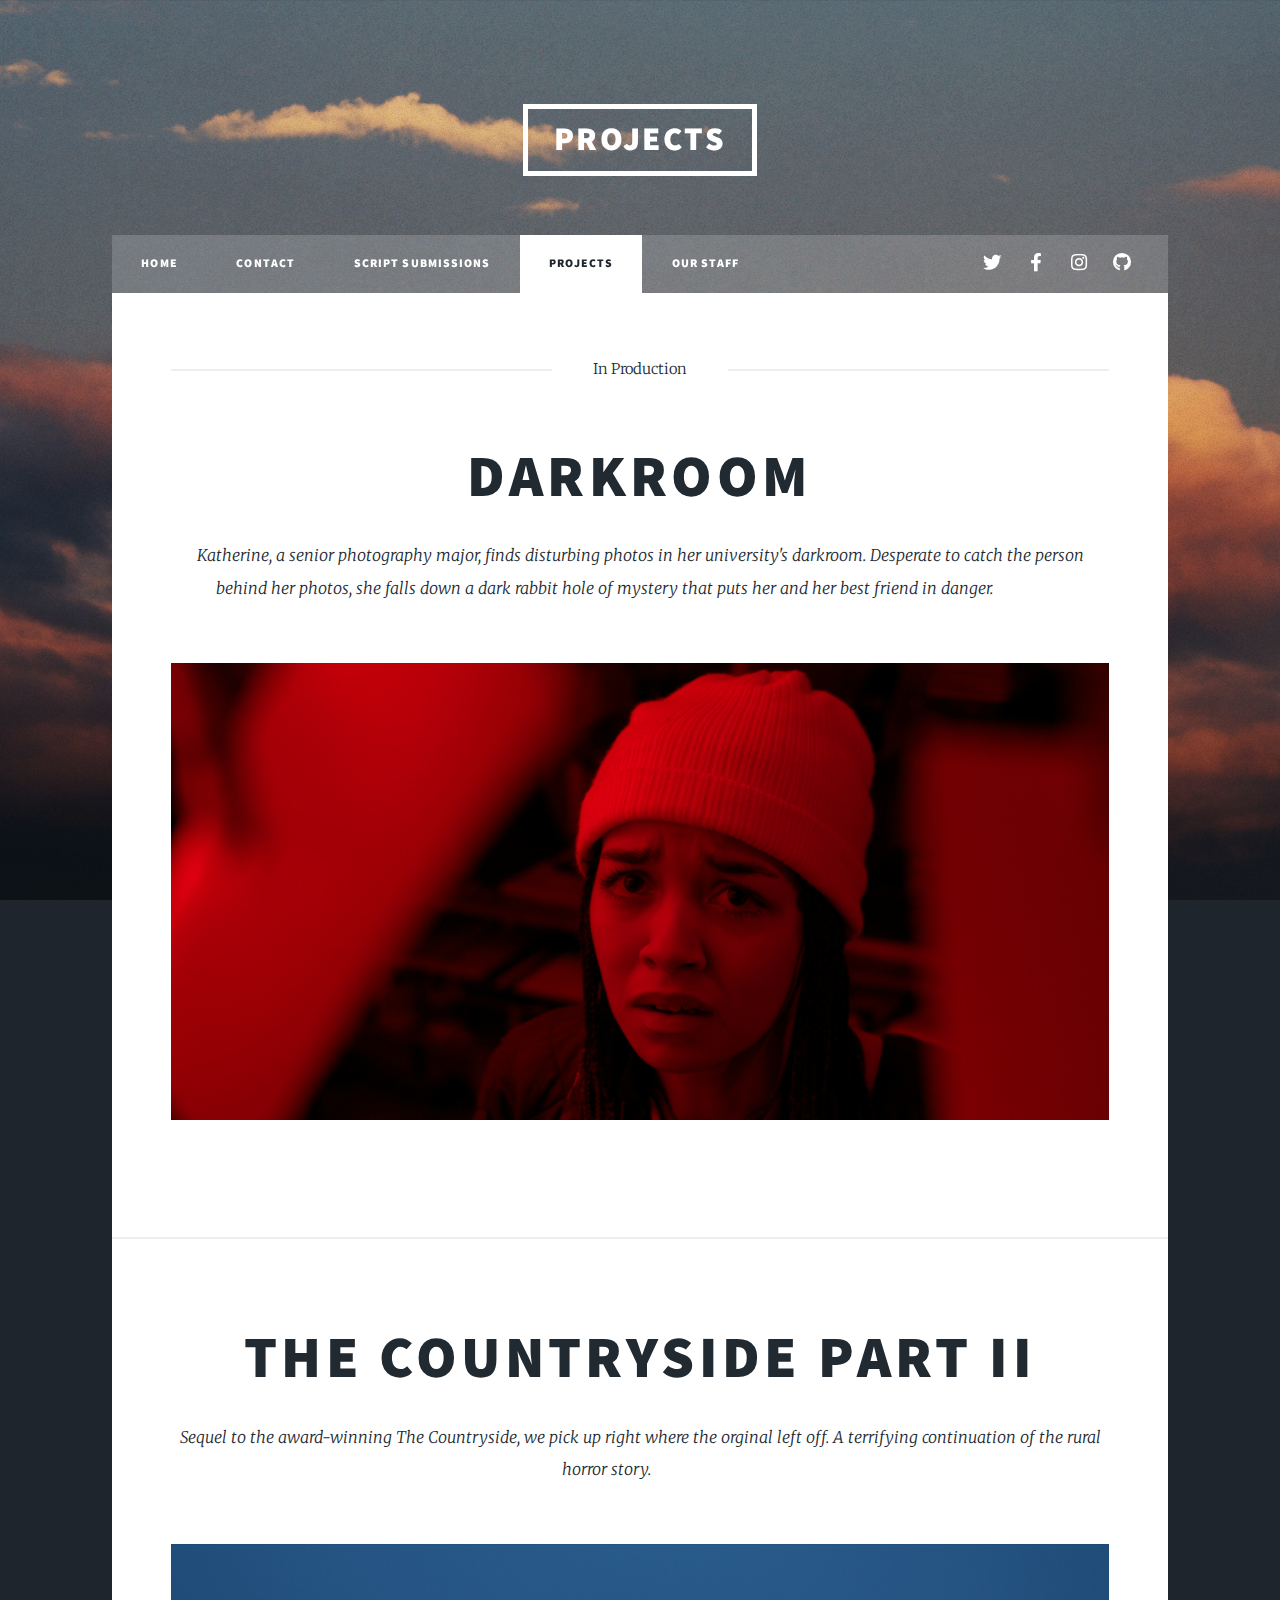
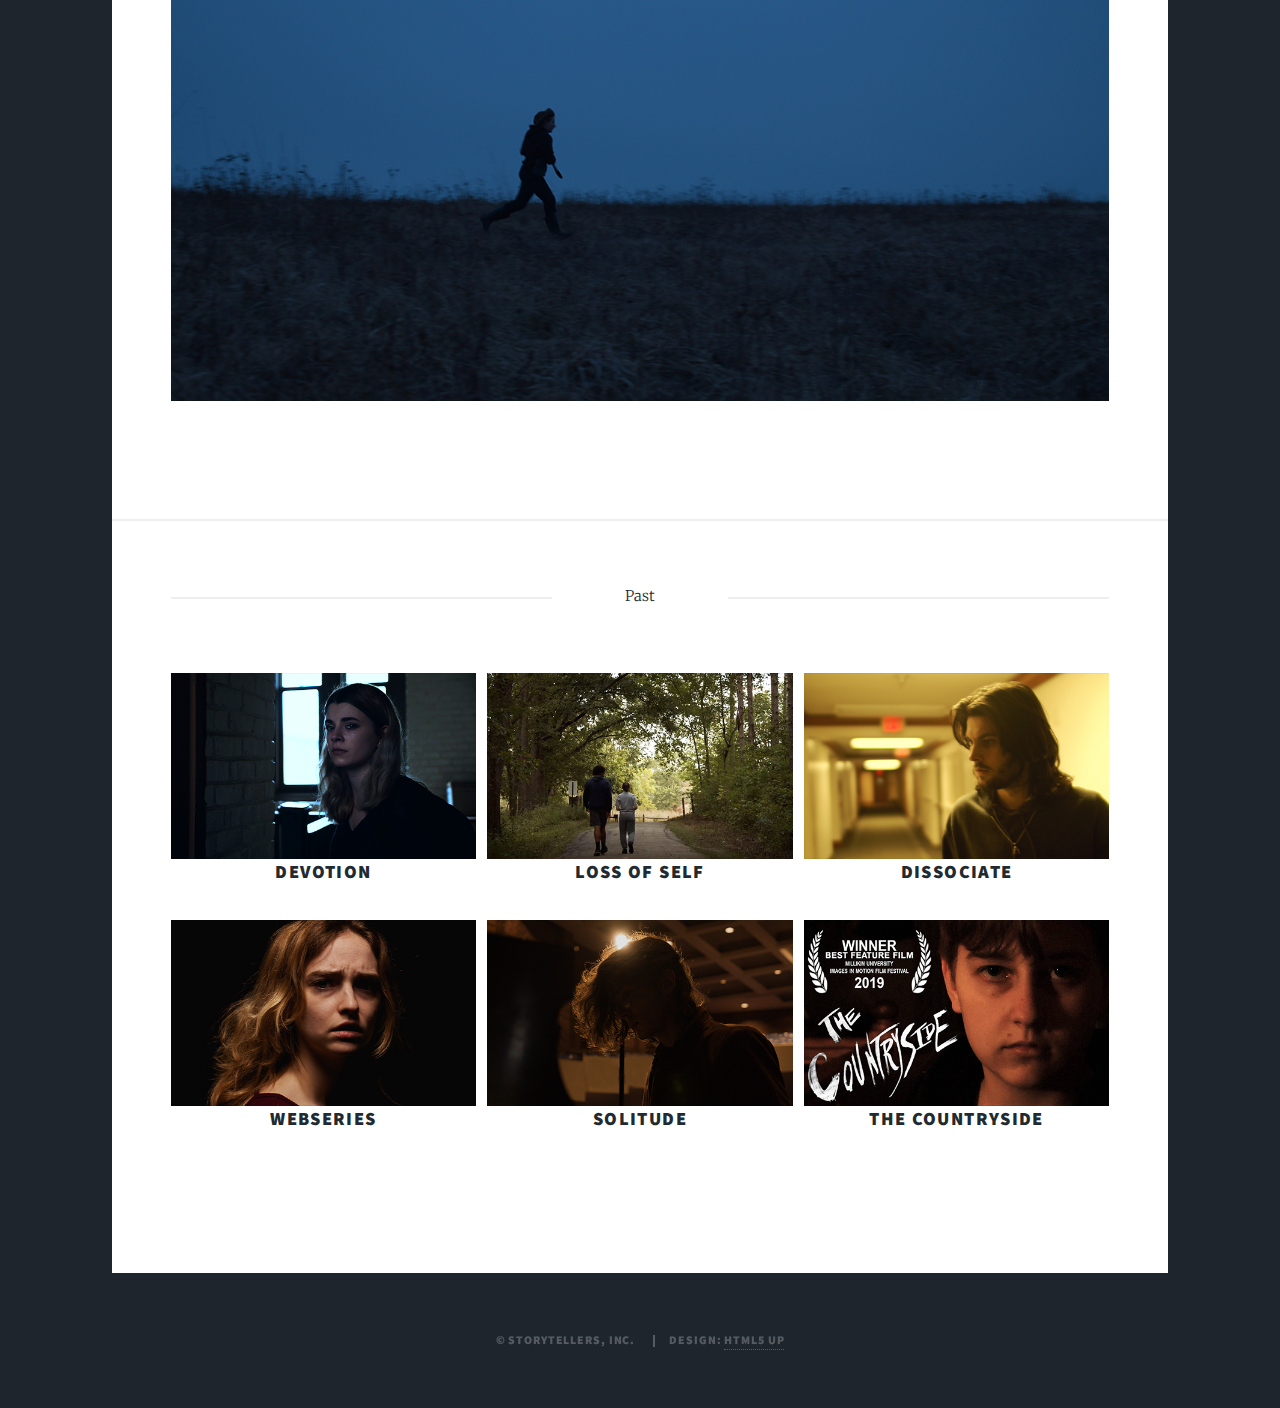
<file: projects.html>
<!DOCTYPE HTML>
<!--
	Massively by HTML5 UP
	html5up.net | @ajlkn
	Free for personal and commercial use under the CCA 3.0 license (html5up.net/license)
-->
<html>
	<head>
		<title>Generic Page - Massively by HTML5 UP</title>
		<meta charset="utf-8" />
		<meta name="viewport" content="width=device-width, initial-scale=1, user-scalable=no" />
		<link rel="stylesheet" href="assets/css/main.css" />
		<noscript><link rel="stylesheet" href="assets/css/noscript.css" /></noscript>
	</head>
	<body class="is-preload">

		<!-- Wrapper -->
			<div id="wrapper">

				<!-- Header -->
					<header id="header">
						<a href="projects.html" class="logo">Projects</a>
					</header>

				<!-- Nav -->
					<nav id="nav">
						<ul class="links">
							<li><a href="index.html">Home</a></li>
							<li><a href="contact.html">Contact</a></li>
							<li><a href="scripts.html">Script Submissions</a></li>
							<li class="active"><a href="projects.html">Projects</a></li>
							<li><a href="ourstaff.html">Our Staff</a></li>
						</ul>
						<ul class="icons">
							<li><a href="#" class="icon brands fa-twitter"><span class="label">Twitter</span></a></li>
							<li><a href="#" class="icon brands fa-facebook-f"><span class="label">Facebook</span></a></li>
							<li><a href="#" class="icon brands fa-instagram"><span class="label">Instagram</span></a></li>
							<li><a href="#" class="icon brands fa-github"><span class="label">GitHub</span></a></li>
						</ul>
					</nav>

				<!-- Main -->
					<div id="main">

						<!-- Post -->
							<section class="post">
								<header class="major">
									<span class="date">In Production</span>
									<h1>Darkroom</h1>
									<p>Katherine, a senior photography major, finds disturbing photos in her university's darkroom. Desperate to catch the person behind her photos, she falls down a dark rabbit hole of mystery that puts her and her best friend in danger.  &nbsp; &nbsp; &nbsp; &nbsp; &nbsp; &nbsp; &nbsp; &nbsp; &nbsp;</p>
								</header>
								<div class="image main"><img src="images/Darkroom.jpg" alt="" /></div>
								
							</section>
						
						<section class="post">
								<header class="major">
									
									<h1>The countryside Part II</h1>
									<p>Sequel to the award-winning The Countryside, we pick up right where the orginal left off. A terrifying continuation of the rural horror story.&nbsp; &nbsp; &nbsp; &nbsp; &nbsp; &nbsp; &nbsp; &nbsp; &nbsp;</p>
								</header>
								<div class="image main"><img src="images/TC2.jpg" alt="" /></div>
								
								
							</section>
						<section class="post">
								<header class="major">
									<span class="date">Past</span>
									<div class="box-alt">
										<div class="row gtr-50 gtr-uniform">
											<div class="col-4"><span class="image fit"><img src="images/devotion.jpg" alt="" /><h3>Devotion</h3></span></div>
											<div class="col-4"><span class="image fit"><img src="images/LoS.jpg" alt="" /><h3>Loss of Self</h3></span></div>
											<div class="col-4"><span class="image fit"><img src="images/diss.jpg" alt="" /><h3>Dissociate</h3></span></div>
											<!-- Break -->
											<div class="col-4"><span class="image fit"><img src="images/webseries.jpg" alt="" /><h3>Webseries</h3></span></div>
											<div class="col-4"><span class="image fit"><img src="images/solitude.jpg" alt="" /><h3>Solitude</h3></span></div>
											<div class="col-4"><span class="image fit"><img src="images/country.jpg" alt="" /><h3>The Countryside</h3></span></div>
										</div>
									</div>
									
					</div>

				<!-- Footer -->
					<footer id="footer">
						
						</section>
					</footer>

				<!-- Copyright -->
					<div id="copyright">
						<ul><li>&copy; Storytellers, INC.</li>
					    <li>Design: <a href="https://html5up.net">HTML5 UP</a></li></ul>
					</div>

			</div>

		<!-- Scripts -->
			<script src="assets/js/jquery.min.js"></script>
			<script src="assets/js/jquery.scrollex.min.js"></script>
			<script src="assets/js/jquery.scrolly.min.js"></script>
			<script src="assets/js/browser.min.js"></script>
			<script src="assets/js/breakpoints.min.js"></script>
			<script src="assets/js/util.js"></script>
			<script src="assets/js/main.js"></script>

	</body>
</html>
</file>
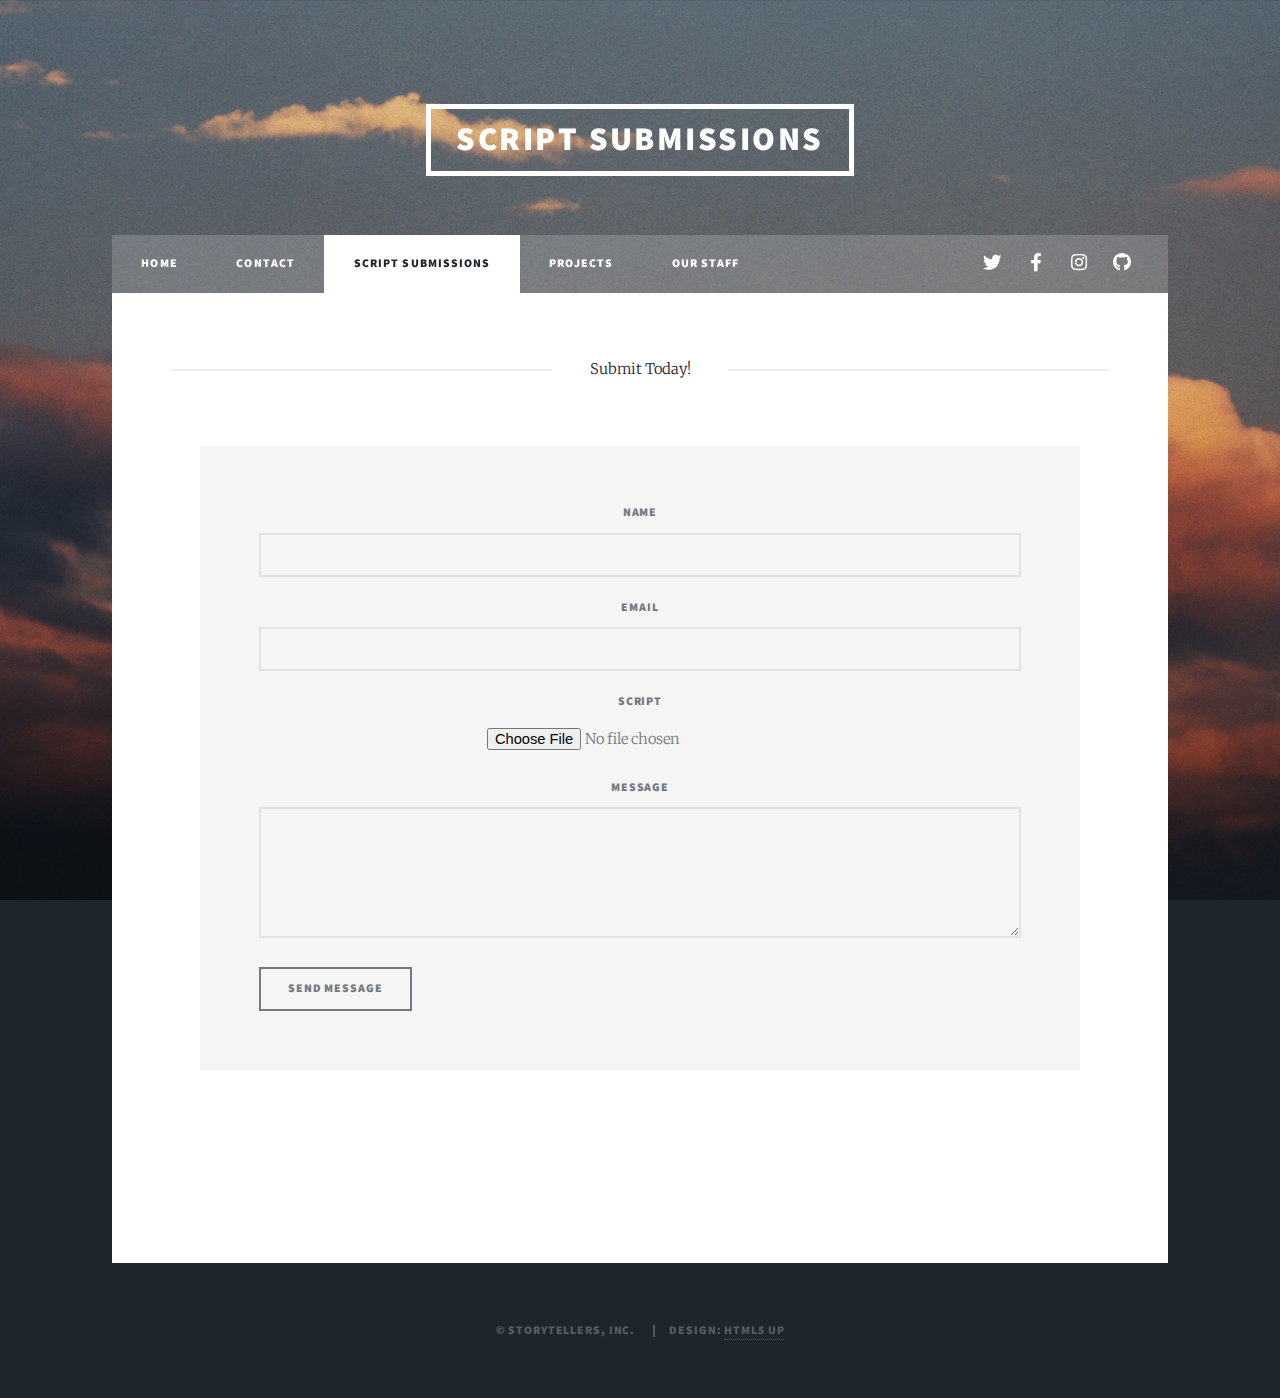
<file: scripts.html>
<!DOCTYPE HTML>
<!--
	Massively by HTML5 UP
	html5up.net | @ajlkn
	Free for personal and commercial use under the CCA 3.0 license (html5up.net/license)
-->
<html>
	<head>
		<title>Generic Page - Massively by HTML5 UP</title>
		<meta charset="utf-8" />
		<meta name="viewport" content="width=device-width, initial-scale=1, user-scalable=no" />
		<link rel="stylesheet" href="assets/css/main.css" />
		<noscript><link rel="stylesheet" href="assets/css/noscript.css" /></noscript>
	</head>
	<body class="is-preload">

		<!-- Wrapper -->
			<div id="wrapper">

				<!-- Header -->
					<header id="header">
						<a href="scripts.html" class="logo">Script Submissions</a>
					</header>

				<!-- Nav -->
					<nav id="nav">
						<ul class="links">
							<li><a href="index.html">Home</a></li>
							<li><a href="contact.html">Contact</a></li>
							<li class="active"><a href="scripts.html">Script Submissions</a></li>
							<li><a href="projects.html">Projects</a></li>
							<li><a href="ourstaff.html">Our Staff</a></li>
						</ul>
						<ul class="icons">
							<li><a href="#" class="icon brands fa-twitter"><span class="label">Twitter</span></a></li>
							<li><a href="#" class="icon brands fa-facebook-f"><span class="label">Facebook</span></a></li>
							<li><a href="#" class="icon brands fa-instagram"><span class="label">Instagram</span></a></li>
							<li><a href="#" class="icon brands fa-github"><span class="label">GitHub</span></a></li>
						</ul>
					</nav>

				<!-- Main -->
					<div id="main">

						<!-- Post -->
							<section class="post">
								<header class="major">
									<span class="date">Submit Today!</span>
									

				<!-- Footer -->
					<footer id="footer">
						<section>
							<form method="post" action="#">
								<div class="fields">
									<div class="field">
										<label for="name">Name</label>
										<input type="text" name="name" id="name" />
									</div>
									<div class="field">
										<label for="email">Email</label>
										<input type="text" name="email" id="email" />
									</div>
									<div class="field">
										<label for="email">Script</label>
										<input type="file" name="script" id="script" />
									</div>
									<div class="field">
										<label for="message">Message</label>
										<textarea name="message" id="message" rows="3"></textarea>
									</div>
								</div>
								<ul class="actions">
									<li><input type="submit" value="Send Message" /></li>
								</ul>
							</form>
						</section>
						
							
					</footer>

				<!-- Copyright -->
					<div id="copyright">
						<ul><li>&copy; Untitled</li><li>Design: <a href="https://html5up.net">HTML5 UP</a></li></ul>
					</div>

			</div>
								<footer id="footer">
						
						</section>
					</footer>

				<!-- Copyright -->
					<div id="copyright">
						<ul><li>&copy; Storytellers, INC.</li>
					    <li>Design: <a href="https://html5up.net">HTML5 UP</a></li></ul>
					</div>

			</div>

		<!-- Scripts -->
			<script src="assets/js/jquery.min.js"></script>
			<script src="assets/js/jquery.scrollex.min.js"></script>
			<script src="assets/js/jquery.scrolly.min.js"></script>
			<script src="assets/js/browser.min.js"></script>
			<script src="assets/js/breakpoints.min.js"></script>
			<script src="assets/js/util.js"></script>
			<script src="assets/js/main.js"></script>

	</body>
</html>
</file>
<file: assets/css/main.css>
@import url(fontawesome-all.min.css);
@import url("https://fonts.googleapis.com/css?family=Merriweather:300,700,300italic,700italic|Source+Sans+Pro:900");

/*
	Massively by HTML5 UP
	html5up.net | @ajlkn
	Free for personal and commercial use under the CCA 3.0 license (html5up.net/license)
*/

html, body, div, span, applet, object,
iframe, h1, h2, h3, h4, h5, h6, p, blockquote,
pre, a, abbr, acronym, address, big, cite,
code, del, dfn, em, img, ins, kbd, q, s, samp,
small, strike, strong, sub, sup, tt, var, b,
u, i, center, dl, dt, dd, ol, ul, li, fieldset,
form, label, legend, table, caption, tbody,
tfoot, thead, tr, th, td, article, aside,
canvas, details, embed, figure, figcaption,
footer, header, hgroup, menu, nav, output, ruby,
section, summary, time, mark, audio, video {
	margin: 0;
	padding: 0;
	border: 0;
	font-size: 100%;
	font: inherit;
	vertical-align: baseline;}

article, aside, details, figcaption, figure,
footer, header, hgroup, menu, nav, section {
	display: block;}

body {
	line-height: 1;
}

ol, ul {
	list-style: none;
}

blockquote, q {
	quotes: none;
}

	blockquote:before, blockquote:after, q:before, q:after {
		content: '';
		content: none;
	}

table {
	border-collapse: collapse;
	border-spacing: 0;
}

body {
	-webkit-text-size-adjust: none;
}

mark {
	background-color: transparent;
	color: inherit;
}

input::-moz-focus-inner {
	border: 0;
	padding: 0;
}

input, select, textarea {
	-moz-appearance: none;
	-webkit-appearance: none;
	-ms-appearance: none;
	appearance: none;
}

/* Basic */

	@-ms-viewport {
		width: device-width;
	}

	body {
		-ms-overflow-style: scrollbar;
	}

	@media screen and (max-width: 480px) {

		html, body {
			min-width: 320px;
		}

	}

	html {
		box-sizing: border-box;
	}

	*, *:before, *:after {
		box-sizing: inherit;
	}

	body {
		background-color: #1e252d;
	}

		body.is-preload *, body.is-preload *:before, body.is-preload *:after {
			-moz-animation: none !important;
			-webkit-animation: none !important;
			-ms-animation: none !important;
			animation: none !important;
			-moz-transition: none !important;
			-webkit-transition: none !important;
			-ms-transition: none !important;
			transition: none !important;
		}

/* Type */

	html {
		font-size: 16pt;
	}

		@media screen and (max-width: 1680px) {

			html {
				font-size: 12pt;
			}

		}

		@media screen and (max-width: 1280px) {

			html {
				font-size: 11pt;
			}

		}

		@media screen and (max-width: 360px) {

			html {
				font-size: 10pt;
			}

		}

	body {
		color: #212931;
	}

	body, input, select, textarea {
		font-family: "Merriweather", Georgia, serif;
		font-weight: 300;
		font-size: 1rem;
		line-height: 2.375;
	}

	a {
		-moz-transition: color 0.2s ease-in-out, background-color 0.2s ease-in-out, border-color 0.2s ease-in-out, box-shadow 0.2s ease-in-out;
		-webkit-transition: color 0.2s ease-in-out, background-color 0.2s ease-in-out, border-color 0.2s ease-in-out, box-shadow 0.2s ease-in-out;
		-ms-transition: color 0.2s ease-in-out, background-color 0.2s ease-in-out, border-color 0.2s ease-in-out, box-shadow 0.2s ease-in-out;
		transition: color 0.2s ease-in-out, background-color 0.2s ease-in-out, border-color 0.2s ease-in-out, box-shadow 0.2s ease-in-out;
		border-bottom: dotted 1px;
		text-decoration: none;
	}

		a:hover {
			border-bottom-color: transparent;
		}

	strong, b {
		font-weight: 600;
	}

	em, i {
		font-style: italic;
	}

	p {
		text-align: justify;
		margin: 0 0 2rem 0;
	}

	h1, h2, h3, h4, h5, h6 {
		font-family: "Source Sans Pro", Helvetica, sans-serif;
		font-weight: 900;
		line-height: 1.5;
		letter-spacing: 0.075em;
		text-transform: uppercase;
		margin: 0 0 1rem 0;
	}

		h1 a, h2 a, h3 a, h4 a, h5 a, h6 a {
			border-bottom: 0;
			color: inherit;
			text-decoration: none;
		}

	h1 {
		font-size: 4rem;
		line-height: 1.1;
		margin: 0 0 2rem 0;
	}

	h2 {
		font-size: 1.75rem;
		line-height: 1.3;
		margin: 0 0 1.5rem 0;
	}

	h3 {
		font-size: 1.25rem;
		margin: 0 0 1.5rem 0;
	}

	h4 {
		font-size: 1rem;
	}

	h5 {
		font-size: 0.9rem;
	}

	h6 {
		font-size: 0.8rem;
	}

	sub {
		font-size: 0.8rem;
		position: relative;
		top: 0.5rem;
	}

	sup {
		font-size: 0.8rem;
		position: relative;
		top: -0.5rem;
	}

	blockquote {
		border-left: solid 4px;
		font-style: italic;
		margin: 0 0 2rem 0;
		padding: 0.5rem 0 0.5rem 2rem;
	}

	code {
		border: solid 2px;
		font-family: "Courier New", monospace;
		font-size: 0.9rem;
		margin: 0 0.25rem;
		padding: 0.25rem 0.65rem;
	}

	pre {
		-webkit-overflow-scrolling: touch;
		font-family: "Courier New", monospace;
		font-size: 0.9rem;
		margin: 0 0 2rem 0;
	}

		pre code {
			display: block;
			line-height: 1.75;
			padding: 1rem 1.5rem;
			overflow-x: auto;
		}

	hr {
		border: 0;
		border-bottom: solid 2px;
		margin: 3rem 0;
	}

		hr.major {
			margin: 5rem 0;
		}

	.align-left {
		text-align: left;
	}

	.align-center {
		text-align: center;
	}

	.align-right {
		text-align: right;
	}

	input, select, textarea {
		color: #212931;
	}

	a {
		color: #212931;
		border-bottom-color: rgba(33, 41, 49, 0.5);
	}

		a:hover {
			border-bottom-color: transparent;
			color: #18bfef !important;
		}

	strong, b {
		color: #212931;
	}

	h1, h2, h3, h4, h5, h6 {
		color: #212931;
	}

	blockquote {
		border-left-color: #eeeeee;
	}

	code {
		background: rgba(220, 220, 220, 0.25);
		border-color: #eeeeee;
	}

	hr {
		border-bottom-color: #eeeeee;
	}

/* Row */

	.row {
		display: flex;
		flex-wrap: wrap;
		box-sizing: border-box;
		align-items: stretch;
	}

		.row > * {
			box-sizing: border-box;
		}

		.row.gtr-uniform > * > :last-child {
			margin-bottom: 0;
		}

		.row.aln-left {
			justify-content: flex-start;
		}

		.row.aln-center {
			justify-content: center;
		}

		.row.aln-right {
			justify-content: flex-end;
		}

		.row.aln-top {
			align-items: flex-start;
		}

		.row.aln-middle {
			align-items: center;
		}

		.row.aln-bottom {
			align-items: flex-end;
		}

		.row > .imp {
			order: -1;
		}

		.row > .col-1 {
			width: 8.33333%;
		}

		.row > .off-1 {
			margin-left: 8.33333%;
		}

		.row > .col-2 {
			width: 16.66667%;
		}

		.row > .off-2 {
			margin-left: 16.66667%;
		}

		.row > .col-3 {
			width: 25%;
		}

		.row > .off-3 {
			margin-left: 25%;
		}

		.row > .col-4 {
			width: 33.33333%;
		}

		.row > .off-4 {
			margin-left: 33.33333%;
		}

		.row > .col-5 {
			width: 41.66667%;
		}

		.row > .off-5 {
			margin-left: 41.66667%;
		}

		.row > .col-6 {
			width: 50%;
		}

		.row > .off-6 {
			margin-left: 50%;
		}

		.row > .col-7 {
			width: 58.33333%;
		}

		.row > .off-7 {
			margin-left: 58.33333%;
		}

		.row > .col-8 {
			width: 66.66667%;
		}

		.row > .off-8 {
			margin-left: 66.66667%;
		}

		.row > .col-9 {
			width: 75%;
		}

		.row > .off-9 {
			margin-left: 75%;
		}

		.row > .col-10 {
			width: 83.33333%;
		}

		.row > .off-10 {
			margin-left: 83.33333%;
		}

		.row > .col-11 {
			width: 91.66667%;
		}

		.row > .off-11 {
			margin-left: 91.66667%;
		}

		.row > .col-12 {
			width: 100%;
		}

		.row > .off-12 {
			margin-left: 100%;
		}

		.row.gtr-0 {
			margin-top: 0;
			margin-left: 0rem;
		}

			.row.gtr-0 > * {
				padding: 0 0 0 0rem;
			}

			.row.gtr-0.gtr-uniform {
				margin-top: 0rem;
			}

				.row.gtr-0.gtr-uniform > * {
					padding-top: 0rem;
				}

		.row.gtr-25 {
			margin-top: 0;
			margin-left: -0.375rem;
		}

			.row.gtr-25 > * {
				padding: 0 0 0 0.375rem;
			}

			.row.gtr-25.gtr-uniform {
				margin-top: -0.375rem;
			}

				.row.gtr-25.gtr-uniform > * {
					padding-top: 0.375rem;
				}

		.row.gtr-50 {
			margin-top: 0;
			margin-left: -0.75rem;
		}

			.row.gtr-50 > * {
				padding: 0 0 0 0.75rem;
			}

			.row.gtr-50.gtr-uniform {
				margin-top: -0.75rem;
			}

				.row.gtr-50.gtr-uniform > * {
					padding-top: 0.75rem;
				}

		.row {
			margin-top: 0;
			margin-left: -1.5rem;
		}

			.row > * {
				padding: 0 0 0 1.5rem;
			}

			.row.gtr-uniform {
				margin-top: -1.5rem;
			}

				.row.gtr-uniform > * {
					padding-top: 1.5rem;
				}

		.row.gtr-150 {
			margin-top: 0;
			margin-left: -2.25rem;
		}

			.row.gtr-150 > * {
				padding: 0 0 0 2.25rem;
			}

			.row.gtr-150.gtr-uniform {
				margin-top: -2.25rem;
			}

				.row.gtr-150.gtr-uniform > * {
					padding-top: 2.25rem;
				}

		.row.gtr-200 {
			margin-top: 0;
			margin-left: -3rem;
		}

			.row.gtr-200 > * {
				padding: 0 0 0 3rem;
			}

			.row.gtr-200.gtr-uniform {
				margin-top: -3rem;
			}

				.row.gtr-200.gtr-uniform > * {
					padding-top: 3rem;
				}

		@media screen and (max-width: 1680px) {

			.row {
				display: flex;
				flex-wrap: wrap;
				box-sizing: border-box;
				align-items: stretch;
			}

				.row > * {
					box-sizing: border-box;
				}

				.row.gtr-uniform > * > :last-child {
					margin-bottom: 0;
				}

				.row.aln-left {
					justify-content: flex-start;
				}

				.row.aln-center {
					justify-content: center;
				}

				.row.aln-right {
					justify-content: flex-end;
				}

				.row.aln-top {
					align-items: flex-start;
				}

				.row.aln-middle {
					align-items: center;
				}

				.row.aln-bottom {
					align-items: flex-end;
				}

				.row > .imp-xlarge {
					order: -1;
				}

				.row > .col-1-xlarge {
					width: 8.33333%;
				}

				.row > .off-1-xlarge {
					margin-left: 8.33333%;
				}

				.row > .col-2-xlarge {
					width: 16.66667%;
				}

				.row > .off-2-xlarge {
					margin-left: 16.66667%;
				}

				.row > .col-3-xlarge {
					width: 25%;
				}

				.row > .off-3-xlarge {
					margin-left: 25%;
				}

				.row > .col-4-xlarge {
					width: 33.33333%;
				}

				.row > .off-4-xlarge {
					margin-left: 33.33333%;
				}

				.row > .col-5-xlarge {
					width: 41.66667%;
				}

				.row > .off-5-xlarge {
					margin-left: 41.66667%;
				}

				.row > .col-6-xlarge {
					width: 50%;
				}

				.row > .off-6-xlarge {
					margin-left: 50%;
				}

				.row > .col-7-xlarge {
					width: 58.33333%;
				}

				.row > .off-7-xlarge {
					margin-left: 58.33333%;
				}

				.row > .col-8-xlarge {
					width: 66.66667%;
				}

				.row > .off-8-xlarge {
					margin-left: 66.66667%;
				}

				.row > .col-9-xlarge {
					width: 75%;
				}

				.row > .off-9-xlarge {
					margin-left: 75%;
				}

				.row > .col-10-xlarge {
					width: 83.33333%;
				}

				.row > .off-10-xlarge {
					margin-left: 83.33333%;
				}

				.row > .col-11-xlarge {
					width: 91.66667%;
				}

				.row > .off-11-xlarge {
					margin-left: 91.66667%;
				}

				.row > .col-12-xlarge {
					width: 100%;
				}

				.row > .off-12-xlarge {
					margin-left: 100%;
				}

				.row.gtr-0 {
					margin-top: 0;
					margin-left: 0rem;
				}

					.row.gtr-0 > * {
						padding: 0 0 0 0rem;
					}

					.row.gtr-0.gtr-uniform {
						margin-top: 0rem;
					}

						.row.gtr-0.gtr-uniform > * {
							padding-top: 0rem;
						}

				.row.gtr-25 {
					margin-top: 0;
					margin-left: -0.375rem;
				}

					.row.gtr-25 > * {
						padding: 0 0 0 0.375rem;
					}

					.row.gtr-25.gtr-uniform {
						margin-top: -0.375rem;
					}

						.row.gtr-25.gtr-uniform > * {
							padding-top: 0.375rem;
						}

				.row.gtr-50 {
					margin-top: 0;
					margin-left: -0.75rem;
				}

					.row.gtr-50 > * {
						padding: 0 0 0 0.75rem;
					}

					.row.gtr-50.gtr-uniform {
						margin-top: -0.75rem;
					}

						.row.gtr-50.gtr-uniform > * {
							padding-top: 0.75rem;
						}

				.row {
					margin-top: 0;
					margin-left: -1.5rem;
				}

					.row > * {
						padding: 0 0 0 1.5rem;
					}

					.row.gtr-uniform {
						margin-top: -1.5rem;
					}

						.row.gtr-uniform > * {
							padding-top: 1.5rem;
						}

				.row.gtr-150 {
					margin-top: 0;
					margin-left: -2.25rem;
				}

					.row.gtr-150 > * {
						padding: 0 0 0 2.25rem;
					}

					.row.gtr-150.gtr-uniform {
						margin-top: -2.25rem;
					}

						.row.gtr-150.gtr-uniform > * {
							padding-top: 2.25rem;
						}

				.row.gtr-200 {
					margin-top: 0;
					margin-left: -3rem;
				}

					.row.gtr-200 > * {
						padding: 0 0 0 3rem;
					}

					.row.gtr-200.gtr-uniform {
						margin-top: -3rem;
					}

						.row.gtr-200.gtr-uniform > * {
							padding-top: 3rem;
						}

		}

		@media screen and (max-width: 1280px) {

			.row {
				display: flex;
				flex-wrap: wrap;
				box-sizing: border-box;
				align-items: stretch;
			}

				.row > * {
					box-sizing: border-box;
				}

				.row.gtr-uniform > * > :last-child {
					margin-bottom: 0;
				}

				.row.aln-left {
					justify-content: flex-start;
				}

				.row.aln-center {
					justify-content: center;
				}

				.row.aln-right {
					justify-content: flex-end;
				}

				.row.aln-top {
					align-items: flex-start;
				}

				.row.aln-middle {
					align-items: center;
				}

				.row.aln-bottom {
					align-items: flex-end;
				}

				.row > .imp-large {
					order: -1;
				}

				.row > .col-1-large {
					width: 8.33333%;
				}

				.row > .off-1-large {
					margin-left: 8.33333%;
				}

				.row > .col-2-large {
					width: 16.66667%;
				}

				.row > .off-2-large {
					margin-left: 16.66667%;
				}

				.row > .col-3-large {
					width: 25%;
				}

				.row > .off-3-large {
					margin-left: 25%;
				}

				.row > .col-4-large {
					width: 33.33333%;
				}

				.row > .off-4-large {
					margin-left: 33.33333%;
				}

				.row > .col-5-large {
					width: 41.66667%;
				}

				.row > .off-5-large {
					margin-left: 41.66667%;
				}

				.row > .col-6-large {
					width: 50%;
				}

				.row > .off-6-large {
					margin-left: 50%;
				}

				.row > .col-7-large {
					width: 58.33333%;
				}

				.row > .off-7-large {
					margin-left: 58.33333%;
				}

				.row > .col-8-large {
					width: 66.66667%;
				}

				.row > .off-8-large {
					margin-left: 66.66667%;
				}

				.row > .col-9-large {
					width: 75%;
				}

				.row > .off-9-large {
					margin-left: 75%;
				}

				.row > .col-10-large {
					width: 83.33333%;
				}

				.row > .off-10-large {
					margin-left: 83.33333%;
				}

				.row > .col-11-large {
					width: 91.66667%;
				}

				.row > .off-11-large {
					margin-left: 91.66667%;
				}

				.row > .col-12-large {
					width: 100%;
				}

				.row > .off-12-large {
					margin-left: 100%;
				}

				.row.gtr-0 {
					margin-top: 0;
					margin-left: 0rem;
				}

					.row.gtr-0 > * {
						padding: 0 0 0 0rem;
					}

					.row.gtr-0.gtr-uniform {
						margin-top: 0rem;
					}

						.row.gtr-0.gtr-uniform > * {
							padding-top: 0rem;
						}

				.row.gtr-25 {
					margin-top: 0;
					margin-left: -0.375rem;
				}

					.row.gtr-25 > * {
						padding: 0 0 0 0.375rem;
					}

					.row.gtr-25.gtr-uniform {
						margin-top: -0.375rem;
					}

						.row.gtr-25.gtr-uniform > * {
							padding-top: 0.375rem;
						}

				.row.gtr-50 {
					margin-top: 0;
					margin-left: -0.75rem;
				}

					.row.gtr-50 > * {
						padding: 0 0 0 0.75rem;
					}

					.row.gtr-50.gtr-uniform {
						margin-top: -0.75rem;
					}

						.row.gtr-50.gtr-uniform > * {
							padding-top: 0.75rem;
						}

				.row {
					margin-top: 0;
					margin-left: -1.5rem;
				}

					.row > * {
						padding: 0 0 0 1.5rem;
					}

					.row.gtr-uniform {
						margin-top: -1.5rem;
					}

						.row.gtr-uniform > * {
							padding-top: 1.5rem;
						}

				.row.gtr-150 {
					margin-top: 0;
					margin-left: -2.25rem;
				}

					.row.gtr-150 > * {
						padding: 0 0 0 2.25rem;
					}

					.row.gtr-150.gtr-uniform {
						margin-top: -2.25rem;
					}

						.row.gtr-150.gtr-uniform > * {
							padding-top: 2.25rem;
						}

				.row.gtr-200 {
					margin-top: 0;
					margin-left: -3rem;
				}

					.row.gtr-200 > * {
						padding: 0 0 0 3rem;
					}

					.row.gtr-200.gtr-uniform {
						margin-top: -3rem;
					}

						.row.gtr-200.gtr-uniform > * {
							padding-top: 3rem;
						}

		}

		@media screen and (max-width: 980px) {

			.row {
				display: flex;
				flex-wrap: wrap;
				box-sizing: border-box;
				align-items: stretch;
			}

				.row > * {
					box-sizing: border-box;
				}

				.row.gtr-uniform > * > :last-child {
					margin-bottom: 0;
				}

				.row.aln-left {
					justify-content: flex-start;
				}

				.row.aln-center {
					justify-content: center;
				}

				.row.aln-right {
					justify-content: flex-end;
				}

				.row.aln-top {
					align-items: flex-start;
				}

				.row.aln-middle {
					align-items: center;
				}

				.row.aln-bottom {
					align-items: flex-end;
				}

				.row > .imp-medium {
					order: -1;
				}

				.row > .col-1-medium {
					width: 8.33333%;
				}

				.row > .off-1-medium {
					margin-left: 8.33333%;
				}

				.row > .col-2-medium {
					width: 16.66667%;
				}

				.row > .off-2-medium {
					margin-left: 16.66667%;
				}

				.row > .col-3-medium {
					width: 25%;
				}

				.row > .off-3-medium {
					margin-left: 25%;
				}

				.row > .col-4-medium {
					width: 33.33333%;
				}

				.row > .off-4-medium {
					margin-left: 33.33333%;
				}

				.row > .col-5-medium {
					width: 41.66667%;
				}

				.row > .off-5-medium {
					margin-left: 41.66667%;
				}

				.row > .col-6-medium {
					width: 50%;
				}

				.row > .off-6-medium {
					margin-left: 50%;
				}

				.row > .col-7-medium {
					width: 58.33333%;
				}

				.row > .off-7-medium {
					margin-left: 58.33333%;
				}

				.row > .col-8-medium {
					width: 66.66667%;
				}

				.row > .off-8-medium {
					margin-left: 66.66667%;
				}

				.row > .col-9-medium {
					width: 75%;
				}

				.row > .off-9-medium {
					margin-left: 75%;
				}

				.row > .col-10-medium {
					width: 83.33333%;
				}

				.row > .off-10-medium {
					margin-left: 83.33333%;
				}

				.row > .col-11-medium {
					width: 91.66667%;
				}

				.row > .off-11-medium {
					margin-left: 91.66667%;
				}

				.row > .col-12-medium {
					width: 100%;
				}

				.row > .off-12-medium {
					margin-left: 100%;
				}

				.row.gtr-0 {
					margin-top: 0;
					margin-left: 0rem;
				}

					.row.gtr-0 > * {
						padding: 0 0 0 0rem;
					}

					.row.gtr-0.gtr-uniform {
						margin-top: 0rem;
					}

						.row.gtr-0.gtr-uniform > * {
							padding-top: 0rem;
						}

				.row.gtr-25 {
					margin-top: 0;
					margin-left: -0.375rem;
				}

					.row.gtr-25 > * {
						padding: 0 0 0 0.375rem;
					}

					.row.gtr-25.gtr-uniform {
						margin-top: -0.375rem;
					}

						.row.gtr-25.gtr-uniform > * {
							padding-top: 0.375rem;
						}

				.row.gtr-50 {
					margin-top: 0;
					margin-left: -0.75rem;
				}

					.row.gtr-50 > * {
						padding: 0 0 0 0.75rem;
					}

					.row.gtr-50.gtr-uniform {
						margin-top: -0.75rem;
					}

						.row.gtr-50.gtr-uniform > * {
							padding-top: 0.75rem;
						}

				.row {
					margin-top: 0;
					margin-left: -1.5rem;
				}

					.row > * {
						padding: 0 0 0 1.5rem;
					}

					.row.gtr-uniform {
						margin-top: -1.5rem;
					}

						.row.gtr-uniform > * {
							padding-top: 1.5rem;
						}

				.row.gtr-150 {
					margin-top: 0;
					margin-left: -2.25rem;
				}

					.row.gtr-150 > * {
						padding: 0 0 0 2.25rem;
					}

					.row.gtr-150.gtr-uniform {
						margin-top: -2.25rem;
					}

						.row.gtr-150.gtr-uniform > * {
							padding-top: 2.25rem;
						}

				.row.gtr-200 {
					margin-top: 0;
					margin-left: -3rem;
				}

					.row.gtr-200 > * {
						padding: 0 0 0 3rem;
					}

					.row.gtr-200.gtr-uniform {
						margin-top: -3rem;
					}

						.row.gtr-200.gtr-uniform > * {
							padding-top: 3rem;
						}

		}

		@media screen and (max-width: 736px) {

			.row {
				display: flex;
				flex-wrap: wrap;
				box-sizing: border-box;
				align-items: stretch;
			}

				.row > * {
					box-sizing: border-box;
				}

				.row.gtr-uniform > * > :last-child {
					margin-bottom: 0;
				}

				.row.aln-left {
					justify-content: flex-start;
				}

				.row.aln-center {
					justify-content: center;
				}

				.row.aln-right {
					justify-content: flex-end;
				}

				.row.aln-top {
					align-items: flex-start;
				}

				.row.aln-middle {
					align-items: center;
				}

				.row.aln-bottom {
					align-items: flex-end;
				}

				.row > .imp-small {
					order: -1;
				}

				.row > .col-1-small {
					width: 8.33333%;
				}

				.row > .off-1-small {
					margin-left: 8.33333%;
				}

				.row > .col-2-small {
					width: 16.66667%;
				}

				.row > .off-2-small {
					margin-left: 16.66667%;
				}

				.row > .col-3-small {
					width: 25%;
				}

				.row > .off-3-small {
					margin-left: 25%;
				}

				.row > .col-4-small {
					width: 33.33333%;
				}

				.row > .off-4-small {
					margin-left: 33.33333%;
				}

				.row > .col-5-small {
					width: 41.66667%;
				}

				.row > .off-5-small {
					margin-left: 41.66667%;
				}

				.row > .col-6-small {
					width: 50%;
				}

				.row > .off-6-small {
					margin-left: 50%;
				}

				.row > .col-7-small {
					width: 58.33333%;
				}

				.row > .off-7-small {
					margin-left: 58.33333%;
				}

				.row > .col-8-small {
					width: 66.66667%;
				}

				.row > .off-8-small {
					margin-left: 66.66667%;
				}

				.row > .col-9-small {
					width: 75%;
				}

				.row > .off-9-small {
					margin-left: 75%;
				}

				.row > .col-10-small {
					width: 83.33333%;
				}

				.row > .off-10-small {
					margin-left: 83.33333%;
				}

				.row > .col-11-small {
					width: 91.66667%;
				}

				.row > .off-11-small {
					margin-left: 91.66667%;
				}

				.row > .col-12-small {
					width: 100%;
				}

				.row > .off-12-small {
					margin-left: 100%;
				}

				.row.gtr-0 {
					margin-top: 0;
					margin-left: 0rem;
				}

					.row.gtr-0 > * {
						padding: 0 0 0 0rem;
					}

					.row.gtr-0.gtr-uniform {
						margin-top: 0rem;
					}

						.row.gtr-0.gtr-uniform > * {
							padding-top: 0rem;
						}

				.row.gtr-25 {
					margin-top: 0;
					margin-left: -0.375rem;
				}

					.row.gtr-25 > * {
						padding: 0 0 0 0.375rem;
					}

					.row.gtr-25.gtr-uniform {
						margin-top: -0.375rem;
					}

						.row.gtr-25.gtr-uniform > * {
							padding-top: 0.375rem;
						}

				.row.gtr-50 {
					margin-top: 0;
					margin-left: -0.75rem;
				}

					.row.gtr-50 > * {
						padding: 0 0 0 0.75rem;
					}

					.row.gtr-50.gtr-uniform {
						margin-top: -0.75rem;
					}

						.row.gtr-50.gtr-uniform > * {
							padding-top: 0.75rem;
						}

				.row {
					margin-top: 0;
					margin-left: -1.5rem;
				}

					.row > * {
						padding: 0 0 0 1.5rem;
					}

					.row.gtr-uniform {
						margin-top: -1.5rem;
					}

						.row.gtr-uniform > * {
							padding-top: 1.5rem;
						}

				.row.gtr-150 {
					margin-top: 0;
					margin-left: -2.25rem;
				}

					.row.gtr-150 > * {
						padding: 0 0 0 2.25rem;
					}

					.row.gtr-150.gtr-uniform {
						margin-top: -2.25rem;
					}

						.row.gtr-150.gtr-uniform > * {
							padding-top: 2.25rem;
						}

				.row.gtr-200 {
					margin-top: 0;
					margin-left: -3rem;
				}

					.row.gtr-200 > * {
						padding: 0 0 0 3rem;
					}

					.row.gtr-200.gtr-uniform {
						margin-top: -3rem;
					}

						.row.gtr-200.gtr-uniform > * {
							padding-top: 3rem;
						}

		}

		@media screen and (max-width: 480px) {

			.row {
				display: flex;
				flex-wrap: wrap;
				box-sizing: border-box;
				align-items: stretch;
			}

				.row > * {
					box-sizing: border-box;
				}

				.row.gtr-uniform > * > :last-child {
					margin-bottom: 0;
				}

				.row.aln-left {
					justify-content: flex-start;
				}

				.row.aln-center {
					justify-content: center;
				}

				.row.aln-right {
					justify-content: flex-end;
				}

				.row.aln-top {
					align-items: flex-start;
				}

				.row.aln-middle {
					align-items: center;
				}

				.row.aln-bottom {
					align-items: flex-end;
				}

				.row > .imp-xsmall {
					order: -1;
				}

				.row > .col-1-xsmall {
					width: 8.33333%;
				}

				.row > .off-1-xsmall {
					margin-left: 8.33333%;
				}

				.row > .col-2-xsmall {
					width: 16.66667%;
				}

				.row > .off-2-xsmall {
					margin-left: 16.66667%;
				}

				.row > .col-3-xsmall {
					width: 25%;
				}

				.row > .off-3-xsmall {
					margin-left: 25%;
				}

				.row > .col-4-xsmall {
					width: 33.33333%;
				}

				.row > .off-4-xsmall {
					margin-left: 33.33333%;
				}

				.row > .col-5-xsmall {
					width: 41.66667%;
				}

				.row > .off-5-xsmall {
					margin-left: 41.66667%;
				}

				.row > .col-6-xsmall {
					width: 50%;
				}

				.row > .off-6-xsmall {
					margin-left: 50%;
				}

				.row > .col-7-xsmall {
					width: 58.33333%;
				}

				.row > .off-7-xsmall {
					margin-left: 58.33333%;
				}

				.row > .col-8-xsmall {
					width: 66.66667%;
				}

				.row > .off-8-xsmall {
					margin-left: 66.66667%;
				}

				.row > .col-9-xsmall {
					width: 75%;
				}

				.row > .off-9-xsmall {
					margin-left: 75%;
				}

				.row > .col-10-xsmall {
					width: 83.33333%;
				}

				.row > .off-10-xsmall {
					margin-left: 83.33333%;
				}

				.row > .col-11-xsmall {
					width: 91.66667%;
				}

				.row > .off-11-xsmall {
					margin-left: 91.66667%;
				}

				.row > .col-12-xsmall {
					width: 100%;
				}

				.row > .off-12-xsmall {
					margin-left: 100%;
				}

				.row.gtr-0 {
					margin-top: 0;
					margin-left: 0rem;
				}

					.row.gtr-0 > * {
						padding: 0 0 0 0rem;
					}

					.row.gtr-0.gtr-uniform {
						margin-top: 0rem;
					}

						.row.gtr-0.gtr-uniform > * {
							padding-top: 0rem;
						}

				.row.gtr-25 {
					margin-top: 0;
					margin-left: -0.375rem;
				}

					.row.gtr-25 > * {
						padding: 0 0 0 0.375rem;
					}

					.row.gtr-25.gtr-uniform {
						margin-top: -0.375rem;
					}

						.row.gtr-25.gtr-uniform > * {
							padding-top: 0.375rem;
						}

				.row.gtr-50 {
					margin-top: 0;
					margin-left: -0.75rem;
				}

					.row.gtr-50 > * {
						padding: 0 0 0 0.75rem;
					}

					.row.gtr-50.gtr-uniform {
						margin-top: -0.75rem;
					}

						.row.gtr-50.gtr-uniform > * {
							padding-top: 0.75rem;
						}

				.row {
					margin-top: 0;
					margin-left: -1.5rem;
				}

					.row > * {
						padding: 0 0 0 1.5rem;
					}

					.row.gtr-uniform {
						margin-top: -1.5rem;
					}

						.row.gtr-uniform > * {
							padding-top: 1.5rem;
						}

				.row.gtr-150 {
					margin-top: 0;
					margin-left: -2.25rem;
				}

					.row.gtr-150 > * {
						padding: 0 0 0 2.25rem;
					}

					.row.gtr-150.gtr-uniform {
						margin-top: -2.25rem;
					}

						.row.gtr-150.gtr-uniform > * {
							padding-top: 2.25rem;
						}

				.row.gtr-200 {
					margin-top: 0;
					margin-left: -3rem;
				}

					.row.gtr-200 > * {
						padding: 0 0 0 3rem;
					}

					.row.gtr-200.gtr-uniform {
						margin-top: -3rem;
					}

						.row.gtr-200.gtr-uniform > * {
							padding-top: 3rem;
						}

		}

		@media screen and (max-width: 360px) {

			.row {
				display: flex;
				flex-wrap: wrap;
				box-sizing: border-box;
				align-items: stretch;
			}

				.row > * {
					box-sizing: border-box;
				}

				.row.gtr-uniform > * > :last-child {
					margin-bottom: 0;
				}

				.row.aln-left {
					justify-content: flex-start;
				}

				.row.aln-center {
					justify-content: center;
				}

				.row.aln-right {
					justify-content: flex-end;
				}

				.row.aln-top {
					align-items: flex-start;
				}

				.row.aln-middle {
					align-items: center;
				}

				.row.aln-bottom {
					align-items: flex-end;
				}

				.row > .imp-xxsmall {
					order: -1;
				}

				.row > .col-1-xxsmall {
					width: 8.33333%;
				}

				.row > .off-1-xxsmall {
					margin-left: 8.33333%;
				}

				.row > .col-2-xxsmall {
					width: 16.66667%;
				}

				.row > .off-2-xxsmall {
					margin-left: 16.66667%;
				}

				.row > .col-3-xxsmall {
					width: 25%;
				}

				.row > .off-3-xxsmall {
					margin-left: 25%;
				}

				.row > .col-4-xxsmall {
					width: 33.33333%;
				}

				.row > .off-4-xxsmall {
					margin-left: 33.33333%;
				}

				.row > .col-5-xxsmall {
					width: 41.66667%;
				}

				.row > .off-5-xxsmall {
					margin-left: 41.66667%;
				}

				.row > .col-6-xxsmall {
					width: 50%;
				}

				.row > .off-6-xxsmall {
					margin-left: 50%;
				}

				.row > .col-7-xxsmall {
					width: 58.33333%;
				}

				.row > .off-7-xxsmall {
					margin-left: 58.33333%;
				}

				.row > .col-8-xxsmall {
					width: 66.66667%;
				}

				.row > .off-8-xxsmall {
					margin-left: 66.66667%;
				}

				.row > .col-9-xxsmall {
					width: 75%;
				}

				.row > .off-9-xxsmall {
					margin-left: 75%;
				}

				.row > .col-10-xxsmall {
					width: 83.33333%;
				}

				.row > .off-10-xxsmall {
					margin-left: 83.33333%;
				}

				.row > .col-11-xxsmall {
					width: 91.66667%;
				}

				.row > .off-11-xxsmall {
					margin-left: 91.66667%;
				}

				.row > .col-12-xxsmall {
					width: 100%;
				}

				.row > .off-12-xxsmall {
					margin-left: 100%;
				}

				.row.gtr-0 {
					margin-top: 0;
					margin-left: 0rem;
				}

					.row.gtr-0 > * {
						padding: 0 0 0 0rem;
					}

					.row.gtr-0.gtr-uniform {
						margin-top: 0rem;
					}

						.row.gtr-0.gtr-uniform > * {
							padding-top: 0rem;
						}

				.row.gtr-25 {
					margin-top: 0;
					margin-left: -0.375rem;
				}

					.row.gtr-25 > * {
						padding: 0 0 0 0.375rem;
					}

					.row.gtr-25.gtr-uniform {
						margin-top: -0.375rem;
					}

						.row.gtr-25.gtr-uniform > * {
							padding-top: 0.375rem;
						}

				.row.gtr-50 {
					margin-top: 0;
					margin-left: -0.75rem;
				}

					.row.gtr-50 > * {
						padding: 0 0 0 0.75rem;
					}

					.row.gtr-50.gtr-uniform {
						margin-top: -0.75rem;
					}

						.row.gtr-50.gtr-uniform > * {
							padding-top: 0.75rem;
						}

				.row {
					margin-top: 0;
					margin-left: -1.5rem;
				}

					.row > * {
						padding: 0 0 0 1.5rem;
					}

					.row.gtr-uniform {
						margin-top: -1.5rem;
					}

						.row.gtr-uniform > * {
							padding-top: 1.5rem;
						}

				.row.gtr-150 {
					margin-top: 0;
					margin-left: -2.25rem;
				}

					.row.gtr-150 > * {
						padding: 0 0 0 2.25rem;
					}

					.row.gtr-150.gtr-uniform {
						margin-top: -2.25rem;
					}

						.row.gtr-150.gtr-uniform > * {
							padding-top: 2.25rem;
						}

				.row.gtr-200 {
					margin-top: 0;
					margin-left: -3rem;
				}

					.row.gtr-200 > * {
						padding: 0 0 0 3rem;
					}

					.row.gtr-200.gtr-uniform {
						margin-top: -3rem;
					}

						.row.gtr-200.gtr-uniform > * {
							padding-top: 3rem;
						}

		}

/* Box */

	.box {
		border: solid 2px;
		margin-bottom: 2rem;
		padding: 1.5rem;
	}

		.box > :last-child,
		.box > :last-child > :last-child,
		.box > :last-child > :last-child > :last-child {
			margin-bottom: 0;
		}

		.box.alt {
			border: 0;
			border-radius: 0;
			padding: 0;
		}

	.box {
		border-color: #eeeeee;
	}

/* Button */

	input[type="submit"],
	input[type="reset"],
	input[type="button"],
	button,
	.button {
		-moz-appearance: none;
		-webkit-appearance: none;
		-ms-appearance: none;
		appearance: none;
		-moz-transition: background-color 0.2s ease-in-out, box-shadow 0.2s ease-in-out, color 0.2s ease-in-out;
		-webkit-transition: background-color 0.2s ease-in-out, box-shadow 0.2s ease-in-out, color 0.2s ease-in-out;
		-ms-transition: background-color 0.2s ease-in-out, box-shadow 0.2s ease-in-out, color 0.2s ease-in-out;
		transition: background-color 0.2s ease-in-out, box-shadow 0.2s ease-in-out, color 0.2s ease-in-out;
		border: 0;
		border-radius: 0;
		cursor: pointer;
		display: inline-block;
		font-family: "Source Sans Pro", Helvetica, sans-serif;
		font-size: 0.8rem;
		font-weight: 900;
		letter-spacing: 0.075em;
		height: 3rem;
		line-height: 3rem;
		padding: 0 2rem;
		text-align: center;
		text-decoration: none;
		text-transform: uppercase;
		white-space: nowrap;
	}

		input[type="submit"].icon:before,
		input[type="reset"].icon:before,
		input[type="button"].icon:before,
		button.icon:before,
		.button.icon:before {
			margin-right: 0.5rem;
		}

		input[type="submit"].icon.solo,
		input[type="reset"].icon.solo,
		input[type="button"].icon.solo,
		button.icon.solo,
		.button.icon.solo {
			position: relative;
			width: 4rem;
			height: 4rem;
			line-height: 4rem;
			border-radius: 4rem;
			text-indent: 4rem;
			overflow: hidden;
			padding: 0;
			white-space: nowrap;
		}

			input[type="submit"].icon.solo:before,
			input[type="reset"].icon.solo:before,
			input[type="button"].icon.solo:before,
			button.icon.solo:before,
			.button.icon.solo:before {
				position: absolute;
				display: block;
				top: 0;
				left: 0;
				width: inherit;
				height: inherit;
				line-height: inherit;
				font-size: 1.25rem;
				margin-right: 0;
				text-align: center;
				text-indent: 0;
			}

		input[type="submit"].fit,
		input[type="reset"].fit,
		input[type="button"].fit,
		button.fit,
		.button.fit {
			width: 100%;
		}

		input[type="submit"].small,
		input[type="reset"].small,
		input[type="button"].small,
		button.small,
		.button.small {
			font-size: 0.7rem;
			height: 2.5rem;
			line-height: 2.5rem;
			padding: 0 1.5rem;
		}

		input[type="submit"].large,
		input[type="reset"].large,
		input[type="button"].large,
		button.large,
		.button.large {
			font-size: 0.9rem;
			height: 3.5rem;
			line-height: 3.5rem;
			padding: 0 2.75rem;
		}

		@media screen and (max-width: 980px) {

			input[type="submit"],
			input[type="reset"],
			input[type="button"],
			button,
			.button {
				font-size: 0.9rem;
				height: 3.25rem;
				line-height: 3.25rem;
			}

				input[type="submit"].large,
				input[type="reset"].large,
				input[type="button"].large,
				button.large,
				.button.large {
					font-size: 1rem;
					height: 3.75rem;
					line-height: 3.75rem;
				}

		}

		input[type="submit"].disabled, input[type="submit"]:disabled,
		input[type="reset"].disabled,
		input[type="reset"]:disabled,
		input[type="button"].disabled,
		input[type="button"]:disabled,
		button.disabled,
		button:disabled,
		.button.disabled,
		.button:disabled {
			pointer-events: none;
			opacity: 0.25;
		}

	input[type="submit"],
	input[type="reset"],
	input[type="button"],
	button,
	.button {
		background-color: transparent;
		box-shadow: inset 0 0 0 2px #212931;
		color: #212931 !important;
	}

		input[type="submit"]:hover,
		input[type="reset"]:hover,
		input[type="button"]:hover,
		button:hover,
		.button:hover {
			box-shadow: inset 0 0 0 2px #18bfef;
			color: #18bfef !important;
		}

		input[type="submit"].primary,
		input[type="reset"].primary,
		input[type="button"].primary,
		button.primary,
		.button.primary {
			background-color: #212931;
			box-shadow: none;
			color: #ffffff !important;
		}

			input[type="submit"].primary:hover,
			input[type="reset"].primary:hover,
			input[type="button"].primary:hover,
			button.primary:hover,
			.button.primary:hover {
				background-color: #18bfef;
			}

/* Form */

	form {
		margin: 0 0 2rem 0;
	}

		form > :last-child {
			margin-bottom: 0;
		}

		form > .fields {
			display: -moz-flex;
			display: -webkit-flex;
			display: -ms-flex;
			display: flex;
			-moz-flex-wrap: wrap;
			-webkit-flex-wrap: wrap;
			-ms-flex-wrap: wrap;
			flex-wrap: wrap;
			width: calc(100% + 3rem);
			margin: -1.5rem 0 2rem -1.5rem;
		}

			form > .fields > .field {
				-moz-flex-grow: 0;
				-webkit-flex-grow: 0;
				-ms-flex-grow: 0;
				flex-grow: 0;
				-moz-flex-shrink: 0;
				-webkit-flex-shrink: 0;
				-ms-flex-shrink: 0;
				flex-shrink: 0;
				padding: 1.5rem 0 0 1.5rem;
				width: calc(100% - 1.5rem);
			}

				form > .fields > .field.half {
					width: calc(50% - 0.75rem);
				}

				form > .fields > .field.third {
					width: calc(100%/3 - 0.5rem);
				}

				form > .fields > .field.quarter {
					width: calc(25% - 0.375rem);
				}

		@media screen and (max-width: 480px) {

			form > .fields {
				width: calc(100% + 3rem);
				margin: -1.5rem 0 2rem -1.5rem;
			}

				form > .fields > .field {
					padding: 1.5rem 0 0 1.5rem;
					width: calc(100% - 1.5rem);
				}

					form > .fields > .field.half {
						width: calc(100% - 1.5rem);
					}

					form > .fields > .field.third {
						width: calc(100% - 1.5rem);
					}

					form > .fields > .field.quarter {
						width: calc(100% - 1.5rem);
					}

		}

	label {
		display: block;
		font-family: "Source Sans Pro", Helvetica, sans-serif;
		font-weight: 900;
		line-height: 1.5;
		letter-spacing: 0.075em;
		font-size: 0.8rem;
		text-transform: uppercase;
		margin: 0 0 0.75rem 0;
	}

		@media screen and (max-width: 980px) {

			label {
				font-size: 0.9rem;
			}

		}

	input[type="text"],
	input[type="password"],
	input[type="email"],
	select,
	textarea {
		-moz-appearance: none;
		-webkit-appearance: none;
		-ms-appearance: none;
		appearance: none;
		background: transparent;
		border-radius: 0;
		border: solid 2px;
		color: inherit;
		display: block;
		outline: 0;
		padding: 0 1rem;
		text-decoration: none;
		width: 100%;
	}

		input[type="text"]:invalid,
		input[type="password"]:invalid,
		input[type="email"]:invalid,
		select:invalid,
		textarea:invalid {
			box-shadow: none;
		}

	select {
		background-size: 1.25rem;
		background-repeat: no-repeat;
		background-position: calc(100% - 1rem) center;
		height: 3rem;
		padding-right: 3rem;
		text-overflow: ellipsis;
	}

		select:focus::-ms-value {
			background-color: transparent;
		}

		select::-ms-expand {
			display: none;
		}

	input[type="text"],
	input[type="password"],
	input[type="email"],
	select {
		height: 3rem;
	}

	textarea {
		padding: 0.75rem 1rem;
	}

	input[type="checkbox"],
	input[type="radio"] {
		-moz-appearance: none;
		-webkit-appearance: none;
		-ms-appearance: none;
		appearance: none;
		display: block;
		float: left;
		margin-right: -2rem;
		opacity: 0;
		width: 1rem;
		z-index: -1;
	}

		input[type="checkbox"] + label,
		input[type="radio"] + label {
			text-decoration: none;
			cursor: pointer;
			display: inline-block;
			font-size: 1rem;
			letter-spacing: 0;
			font-family: "Merriweather", Georgia, serif;
			text-transform: none;
			font-weight: 300;
			padding-left: 2.8rem;
			padding-right: 1rem;
			position: relative;
		}

			input[type="checkbox"] + label:before,
			input[type="radio"] + label:before {
				-moz-osx-font-smoothing: grayscale;
				-webkit-font-smoothing: antialiased;
				display: inline-block;
				font-style: normal;
				font-variant: normal;
				text-rendering: auto;
				line-height: 1;
				text-transform: none !important;
				font-family: 'Font Awesome 5 Free';
				font-weight: 900;
			}

			input[type="checkbox"] + label:before,
			input[type="radio"] + label:before {
				border-radius: 0;
				border: solid 2px;
				content: '';
				display: inline-block;
				font-size: 0.8rem;
				height: 1.8rem;
				left: 0;
				line-height: 1.65rem;
				position: absolute;
				text-align: center;
				top: -0.125rem;
				width: 1.8rem;
			}

		input[type="checkbox"]:checked + label:before,
		input[type="radio"]:checked + label:before {
			content: '\f00c';
		}

	input[type="checkbox"] + label:before {
		border-radius: 0;
	}

	input[type="radio"] + label:before {
		border-radius: 100%;
	}

	::-webkit-input-placeholder {
		opacity: 1.0;
	}

	:-moz-placeholder {
		opacity: 1.0;
	}

	::-moz-placeholder {
		opacity: 1.0;
	}

	:-ms-input-placeholder {
		opacity: 1.0;
	}

	label {
		color: #212931;
	}

	input[type="text"],
	input[type="password"],
	input[type="email"],
	select,
	textarea {
		border-color: #eeeeee;
	}

		input[type="text"]:focus,
		input[type="password"]:focus,
		input[type="email"]:focus,
		select:focus,
		textarea:focus {
			border-color: #18bfef;
		}

	select {
		background-image: url("data:image/svg+xml;charset=utf8,%3Csvg xmlns='http://www.w3.org/2000/svg' width='40' height='40' preserveAspectRatio='none' viewBox='0 0 40 40'%3E%3Cpath d='M9.4,12.3l10.4,10.4l10.4-10.4c0.2-0.2,0.5-0.4,0.9-0.4c0.3,0,0.6,0.1,0.9,0.4l3.3,3.3c0.2,0.2,0.4,0.5,0.4,0.9 c0,0.4-0.1,0.6-0.4,0.9L20.7,31.9c-0.2,0.2-0.5,0.4-0.9,0.4c-0.3,0-0.6-0.1-0.9-0.4L4.3,17.3c-0.2-0.2-0.4-0.5-0.4-0.9 c0-0.4,0.1-0.6,0.4-0.9l3.3-3.3c0.2-0.2,0.5-0.4,0.9-0.4S9.1,12.1,9.4,12.3z' fill='%23eeeeee' /%3E%3C/svg%3E");
	}

		select option {
			background-color: #ffffff;
			color: #212931;
		}

	.select-wrapper:before {
		color: #eeeeee;
	}

	input[type="checkbox"] + label,
	input[type="radio"] + label {
		color: #212931;
	}

		input[type="checkbox"] + label:before,
		input[type="radio"] + label:before {
			border-color: #eeeeee;
		}

	input[type="checkbox"]:checked + label:before,
	input[type="radio"]:checked + label:before {
		background-color: #212931;
		border-color: #212931;
		color: #ffffff;
	}

	input[type="checkbox"]:focus + label:before,
	input[type="radio"]:focus + label:before {
		border-color: #18bfef;
	}

	::-webkit-input-placeholder {
		color: #909498 !important;
	}

	:-moz-placeholder {
		color: #909498 !important;
	}

	::-moz-placeholder {
		color: #909498 !important;
	}

	:-ms-input-placeholder {
		color: #909498 !important;
	}

	.formerize-placeholder {
		color: #909498 !important;
	}

/* Icon */

	.icon {
		text-decoration: none;
		border-bottom: none;
		position: relative;
	}

		.icon:before {
			-moz-osx-font-smoothing: grayscale;
			-webkit-font-smoothing: antialiased;
			display: inline-block;
			font-style: normal;
			font-variant: normal;
			text-rendering: auto;
			line-height: 1;
			text-transform: none !important;
			font-family: 'Font Awesome 5 Free';
			font-weight: 400;
		}

		.icon > .label {
			display: none;
		}

		.icon:before {
			line-height: inherit;
		}

		.icon.solid:before {
			font-weight: 900;
		}

		.icon.brands:before {
			font-family: 'Font Awesome 5 Brands';
		}

/* Image */

	.image {
		border: 0;
		display: inline-block;
		position: relative;
	}

		.image img {
			display: block;
		}

		.image.left, .image.right {
			max-width: 40%;
		}

			.image.left img, .image.right img {
				width: 100%;
			}

		.image.left {
			float: left;
			margin: 0 2rem 2rem 0;
			top: 0.75rem;
		}

		.image.right {
			float: right;
			margin: 0 0 2rem 2rem;
			top: 0.75rem;
		}

		.image.fit {
			display: block;
			margin: 2.5rem 0;
			width: 100%;
		}

			.image.fit:first-child {
				margin-top: 0;
			}

			.image.fit img {
				width: 100%;
			}

		.image.main {
			display: block;
			margin: 4rem 0;
			width: 100%;
		}

			.image.main:first-child {
				margin-top: 0;
			}

			.image.main img {
				width: 100%;
			}

		@media screen and (max-width: 736px) {

			.image.fit {
				margin: 2rem 0;
			}

			.image.main {
				margin: 2rem 0;
			}

		}

	a.image {
		overflow: hidden;
	}

		a.image img {
			-moz-transition: -moz-transform 0.2s ease-out;
			-webkit-transition: -webkit-transform 0.2s ease-out;
			-ms-transition: -ms-transform 0.2s ease-out;
			transition: transform 0.2s ease-out;
		}

		a.image:hover img {
			-moz-transform: scale(1.05);
			-webkit-transform: scale(1.05);
			-ms-transform: scale(1.05);
			transform: scale(1.05);
		}

/* Actions */

	ul.actions {
		display: -moz-flex;
		display: -webkit-flex;
		display: -ms-flex;
		display: flex;
		cursor: default;
		list-style: none;
		margin-left: -1rem;
		padding-left: 0;
	}

		ul.actions li {
			padding: 0 0 0 1rem;
			vertical-align: middle;
		}

		ul.actions.special {
			-moz-justify-content: center;
			-webkit-justify-content: center;
			-ms-justify-content: center;
			justify-content: center;
			width: 100%;
			margin-left: 0;
		}

			ul.actions.special li:first-child {
				padding-left: 0;
			}

		ul.actions.stacked {
			-moz-flex-direction: column;
			-webkit-flex-direction: column;
			-ms-flex-direction: column;
			flex-direction: column;
			margin-left: 0;
		}

			ul.actions.stacked li {
				padding: 1.3rem 0 0 0;
			}

				ul.actions.stacked li:first-child {
					padding-top: 0;
				}

		ul.actions.fit {
			width: calc(100% + 1rem);
		}

			ul.actions.fit li {
				-moz-flex-grow: 1;
				-webkit-flex-grow: 1;
				-ms-flex-grow: 1;
				flex-grow: 1;
				-moz-flex-shrink: 1;
				-webkit-flex-shrink: 1;
				-ms-flex-shrink: 1;
				flex-shrink: 1;
				width: 100%;
			}

				ul.actions.fit li > * {
					width: 100%;
				}

			ul.actions.fit.stacked {
				width: 100%;
			}

		@media screen and (max-width: 480px) {

			ul.actions:not(.fixed) {
				-moz-flex-direction: column;
				-webkit-flex-direction: column;
				-ms-flex-direction: column;
				flex-direction: column;
				margin-left: 0;
				width: 100% !important;
			}

				ul.actions:not(.fixed) li {
					-moz-flex-grow: 1;
					-webkit-flex-grow: 1;
					-ms-flex-grow: 1;
					flex-grow: 1;
					-moz-flex-shrink: 1;
					-webkit-flex-shrink: 1;
					-ms-flex-shrink: 1;
					flex-shrink: 1;
					padding: 1rem 0 0 0;
					text-align: center;
					width: 100%;
				}

					ul.actions:not(.fixed) li > * {
						width: 100%;
					}

					ul.actions:not(.fixed) li:first-child {
						padding-top: 0;
					}

					ul.actions:not(.fixed) li input[type="submit"],
					ul.actions:not(.fixed) li input[type="reset"],
					ul.actions:not(.fixed) li input[type="button"],
					ul.actions:not(.fixed) li button,
					ul.actions:not(.fixed) li .button {
						width: 100%;
					}

						ul.actions:not(.fixed) li input[type="submit"].icon:before,
						ul.actions:not(.fixed) li input[type="reset"].icon:before,
						ul.actions:not(.fixed) li input[type="button"].icon:before,
						ul.actions:not(.fixed) li button.icon:before,
						ul.actions:not(.fixed) li .button.icon:before {
							margin-left: -0.5rem;
						}

		}

/* Icons */

	ul.icons {
		cursor: default;
		list-style: none;
		padding-left: 0;
	}

		ul.icons li {
			display: inline-block;
			padding: 0 0.5rem 0 0;
			vertical-align: middle;
		}

			ul.icons li:last-child {
				padding-right: 0;
			}

			ul.icons li .icon:before {
				width: 2.25rem;
				height: 2.25rem;
				line-height: 2.25rem;
				display: inline-block;
				text-align: center;
				border-radius: 100%;
				font-size: 1.25rem;
			}

		ul.icons.alt li .icon:before {
			-moz-transition: color 0.2s ease-in-out, background-color 0.2s ease-in-out, border-color 0.2s ease-in-out, box-shadow 0.2s ease-in-out;
			-webkit-transition: color 0.2s ease-in-out, background-color 0.2s ease-in-out, border-color 0.2s ease-in-out, box-shadow 0.2s ease-in-out;
			-ms-transition: color 0.2s ease-in-out, background-color 0.2s ease-in-out, border-color 0.2s ease-in-out, box-shadow 0.2s ease-in-out;
			transition: color 0.2s ease-in-out, background-color 0.2s ease-in-out, border-color 0.2s ease-in-out, box-shadow 0.2s ease-in-out;
			font-size: 1rem;
		}

/* List */

	ol {
		list-style: decimal;
		margin: 0 0 2rem 0;
		padding-left: 1.25rem;
	}

		ol li {
			padding-left: 0.25rem;
		}

	ul {
		list-style: none;
		margin: 0 0 2rem 0;
		padding-left: 1rem;
	}

		ul li {
			padding-left: 0.5rem;
		}

		ul.divided {
			list-style: none;
			padding-left: 0;
		}

			ul.divided li {
				border-top: solid 1px;
				padding: 0.5rem 0;
			}

				ul.divided li:first-child {
					border-top: 0;
					padding-top: 0;
				}

	dl {
		margin: 0 0 2rem 0;
	}

		dl dt {
			display: block;
			font-weight: 600;
			margin: 0 0 1rem 0;
		}

		dl dd {
			margin-left: 2rem;
		}

	ul.divided li {
		border-top-color: #eeeeee;
	}

	ul.icons li a.icon:hover:before {
		color: #18bfef;
	}

	ul.icons.alt li .icon:before {
		box-shadow: inset 0 0 0 2px #eeeeee;
	}

	ul.icons.alt li a.icon:hover:before {
		box-shadow: inset 0 0 0 2px #18bfef;
	}

/* Section/Article */

	section.special, article.special {
		text-align: center;
	}

	header {
		cursor: default;
	}

		header > .date {
			display: block;
			font-size: 0.8rem;
			height: 1;
			margin: 0 0 1rem 0;
			position: relative;
		}

		header > p {
			font-style: italic;
		}

		header > h1 + p {
			font-size: 1.1rem;
			margin-top: -0.5rem;
			line-height: 2;
		}

		header > h2 + p {
			font-size: 1rem;
			margin-top: -0.75rem;
		}

		header > h3 + p {
			font-size: 0.9rem;
			margin-top: -0.75rem;
		}

		header > h4 + p {
			font-size: 0.8rem;
			margin-top: -0.75rem;
		}

		header.major {
			margin: 0 0 4rem 0;
			text-align: center;
		}

			header.major > :last-child {
				margin-bottom: 0;
			}

			header.major > p {
				margin-top: 0;
				text-align: center;
			}

			header.major > .date {
				font-size: 1rem;
				margin: 0 0 4rem 0;
			}

				header.major > .date:before, header.major > .date:after {
					content: '';
					display: block;
					position: absolute;
					top: 50%;
					width: calc(50% - 6rem);
					border-top: solid 2px;
				}

				header.major > .date:before {
					left: 0;
				}

				header.major > .date:after {
					right: 0;
				}

		@media screen and (max-width: 980px) {

			header br {
				display: none;
			}

		}

		@media screen and (max-width: 736px) {

			header.major {
				margin: 0 0 2rem 0;
			}

		}

	header.major .date:before, header.major .date:after {
		border-top-color: #eeeeee;
	}

/* Table */

	.table-wrapper {
		-webkit-overflow-scrolling: touch;
		overflow-x: auto;
	}

	table {
		margin: 0 0 2rem 0;
		width: 100%;
	}

		table tbody tr {
			border: solid 1px;
			border-left: 0;
			border-right: 0;
		}

		table td {
			padding: 0.75rem 0.75rem;
		}

		table th {
			font-family: "Source Sans Pro", Helvetica, sans-serif;
			font-size: 0.8rem;
			font-weight: 900;
			letter-spacing: 0.075em;
			line-height: 1.5;
			padding: 0 0.75rem 0.75rem 0.75rem;
			text-align: left;
			text-transform: uppercase;
		}

			@media screen and (max-width: 980px) {

				table th {
					font-size: 0.9rem;
				}

			}

		table thead {
			border-bottom: solid 2px;
		}

		table tfoot {
			border-top: solid 2px;
		}

		table.alt {
			border-collapse: separate;
		}

			table.alt tbody tr td {
				border: solid 1px;
				border-left-width: 0;
				border-top-width: 0;
			}

				table.alt tbody tr td:first-child {
					border-left-width: 1px;
				}

			table.alt tbody tr:first-child td {
				border-top-width: 1px;
			}

			table.alt thead {
				border-bottom: 0;
			}

			table.alt tfoot {
				border-top: 0;
			}

	table tbody tr {
		border-color: #eeeeee;
	}

		table tbody tr:nth-child(2n + 1) {
			background-color: rgba(220, 220, 220, 0.25);
		}

	table th {
		color: #212931;
	}

	table thead {
		border-bottom-color: #eeeeee;
	}

	table tfoot {
		border-top-color: #eeeeee;
	}

	table.alt tbody tr td {
		border-color: #eeeeee;
	}

/* Pagination */

	.pagination {
		display: -moz-inline-flex;
		display: -webkit-inline-flex;
		display: -ms-inline-flex;
		display: inline-flex;
		-moz-user-select: none;
		-webkit-user-select: none;
		-ms-user-select: none;
		user-select: none;
		cursor: default;
		list-style: none;
		margin: 0 0 2rem 2px;
		padding: 0;
	}

		.pagination a, .pagination span {
			-moz-transition: background-color 0.2s ease-in-out, border-color 0.2s ease-in-out, box-shadow 0.2s ease-in-out, color 0.2s ease-in-out;
			-webkit-transition: background-color 0.2s ease-in-out, border-color 0.2s ease-in-out, box-shadow 0.2s ease-in-out, color 0.2s ease-in-out;
			-ms-transition: background-color 0.2s ease-in-out, border-color 0.2s ease-in-out, box-shadow 0.2s ease-in-out, color 0.2s ease-in-out;
			transition: background-color 0.2s ease-in-out, border-color 0.2s ease-in-out, box-shadow 0.2s ease-in-out, color 0.2s ease-in-out;
			border: solid 2px;
			display: inline-block;
			font-family: "Source Sans Pro", Helvetica, sans-serif;
			font-size: 0.8rem;
			font-weight: 900;
			height: 3rem;
			letter-spacing: 0.075em;
			line-height: calc(3rem - 4px);
			margin-left: -2px;
			min-width: 3rem;
			position: relative;
			text-align: center;
			text-decoration: none;
			text-transform: uppercase;
		}

		.pagination .next, .pagination .previous {
			text-decoration: none;
			padding: 0 1.75rem;
		}

			.pagination .next:before, .pagination .previous:before {
				-moz-osx-font-smoothing: grayscale;
				-webkit-font-smoothing: antialiased;
				display: inline-block;
				font-style: normal;
				font-variant: normal;
				text-rendering: auto;
				line-height: 1;
				text-transform: none !important;
				font-family: 'Font Awesome 5 Free';
				font-weight: 900;
			}

			.pagination .next:before, .pagination .previous:before {
				display: inline-block;
				color: inherit !important;
				line-height: inherit;
			}

		.pagination .previous:before {
			content: '\f104';
			margin-right: 0.9375em;
		}

		.pagination .next:before {
			content: '\f105';
			float: right;
			margin-left: 0.9375em;
		}

		@media screen and (max-width: 980px) {

			.pagination a, .pagination span {
				font-size: 0.9rem;
			}

		}

		@media screen and (max-width: 480px) {

			.pagination .page, .pagination .extra {
				display: none;
			}

		}

	.pagination a, .pagination span {
		border-color: #eeeeee;
	}

	.pagination a {
		color: #212931 !important;
	}

		.pagination a:hover {
			color: #18bfef !important;
			border-color: #18bfef;
			z-index: 1;
		}

			.pagination a:hover + a,
			.pagination a:hover + span {
				border-left-color: #18bfef;
			}

		.pagination a.active {
			background-color: #eeeeee;
		}

	.pagination span {
		color: #eeeeee;
	}

/* Wrapper */

	#wrapper {
		-moz-transition: opacity 0.5s ease;
		-webkit-transition: opacity 0.5s ease;
		-ms-transition: opacity 0.5s ease;
		transition: opacity 0.5s ease;
		position: relative;
		z-index: 1;
		overflow: hidden;
	}

		#wrapper > .bg {
			position: absolute;
			top: 0;
			left: 0;
			width: 100%;
			height: 100%;
			background-color: #212931;
			background-image: url("../../images/overlay.png"), linear-gradient(0deg, rgba(0, 0, 0, 0.1), rgba(0, 0, 0, 0.1)), url("../../images/bg.jpg");
			background-size: auto,								auto,														100% auto;
			background-position: center,								center,														top center;
			background-repeat: repeat,								no-repeat,													no-repeat;
			background-attachment: scroll,								scroll,														scroll;
			z-index: -1;
		}

			#wrapper > .bg.fixed {
				position: fixed;
				width: 100vw;
				height: 100vh;
			}

		#wrapper.fade-in:before {
			pointer-events: none;
			-moz-transition: opacity 1s ease-in-out;
			-webkit-transition: opacity 1s ease-in-out;
			-ms-transition: opacity 1s ease-in-out;
			transition: opacity 1s ease-in-out;
			-moz-transition-delay: 0.75s;
			-webkit-transition-delay: 0.75s;
			-ms-transition-delay: 0.75s;
			transition-delay: 0.75s;
			background: #1e252d;
			content: '';
			display: block;
			height: 100%;
			left: 0;
			opacity: 0;
			position: fixed;
			top: 0;
			width: 100%;
		}

		body.is-preload #wrapper.fade-in:before {
			opacity: 1;
		}

		@media screen and (orientation: portrait) {

			#wrapper > .bg {
				background-size: auto,								auto,														auto 175%;
			}

		}

/* Intro */

	#intro {
		color: #ffffff;
		padding: 8rem 4rem 6rem 4rem ;
		-moz-align-items: center;
		-webkit-align-items: center;
		-ms-align-items: center;
		align-items: center;
		display: -moz-flex;
		display: -webkit-flex;
		display: -ms-flex;
		display: flex;
		-moz-flex-direction: column;
		-webkit-flex-direction: column;
		-ms-flex-direction: column;
		flex-direction: column;
		-moz-justify-content: -moz-flex-end;
		-webkit-justify-content: -webkit-flex-end;
		-ms-justify-content: -ms-flex-end;
		justify-content: flex-end;
		-moz-transition: opacity 1s ease, -moz-transform 1s ease;
		-webkit-transition: opacity 1s ease, -webkit-transform 1s ease;
		-ms-transition: opacity 1s ease, -ms-transform 1s ease;
		transition: opacity 1s ease, transform 1s ease;
		position: relative;
		cursor: default;
		text-align: center;
		z-index: 1;
		min-height: 100vh;
	}

		#intro input, #intro select, #intro textarea {
			color: #ffffff;
		}

		#intro a {
			color: #ffffff;
			border-bottom-color: rgba(255, 255, 255, 0.5);
		}

			#intro a:hover {
				border-bottom-color: transparent;
				color: #18bfef !important;
			}

		#intro strong, #intro b {
			color: #ffffff;
		}

		#intro h1, #intro h2, #intro h3, #intro h4, #intro h5, #intro h6 {
			color: #ffffff;
		}

		#intro blockquote {
			border-left-color: #ffffff;
		}

		#intro code {
			background: rgba(255, 255, 255, 0.075);
			border-color: #ffffff;
		}

		#intro hr {
			border-bottom-color: #ffffff;
		}

		#intro input[type="submit"],
		#intro input[type="reset"],
		#intro input[type="button"],
		#intro button,
		#intro .button {
			background-color: transparent;
			box-shadow: inset 0 0 0 2px #ffffff;
			color: #ffffff !important;
		}

			#intro input[type="submit"]:hover,
			#intro input[type="reset"]:hover,
			#intro input[type="button"]:hover,
			#intro button:hover,
			#intro .button:hover {
				box-shadow: inset 0 0 0 2px #18bfef;
				color: #18bfef !important;
			}

			#intro input[type="submit"].primary,
			#intro input[type="reset"].primary,
			#intro input[type="button"].primary,
			#intro button.primary,
			#intro .button.primary {
				background-color: #ffffff;
				box-shadow: none;
				color: #1e252d !important;
			}

				#intro input[type="submit"].primary:hover,
				#intro input[type="reset"].primary:hover,
				#intro input[type="button"].primary:hover,
				#intro button.primary:hover,
				#intro .button.primary:hover {
					background-color: #18bfef;
				}

		#intro h1 {
			font-size: 5rem;
			line-height: 1;
		}

		#intro p {
			font-size: 1.25rem;
			font-style: italic;
			margin-top: -0.25rem;
			text-align: center;
		}

		#intro + #header {
			margin-top: -20rem;
		}

			#intro + #header .logo {
				-moz-transform: translateY(2rem);
				-webkit-transform: translateY(2rem);
				-ms-transform: translateY(2rem);
				transform: translateY(2rem);
				opacity: 0;
				visibility: hidden;
			}

		#intro.hidden {
			pointer-events: none;
			-moz-transform: translateY(2rem);
			-webkit-transform: translateY(2rem);
			-ms-transform: translateY(2rem);
			transform: translateY(2rem);
			-moz-transition: opacity 0.5s ease, -moz-transform 0.5s ease, visibility 0.5s;
			-webkit-transition: opacity 0.5s ease, -webkit-transform 0.5s ease, visibility 0.5s;
			-ms-transition: opacity 0.5s ease, -ms-transform 0.5s ease, visibility 0.5s;
			transition: opacity 0.5s ease, transform 0.5s ease, visibility 0.5s;
			opacity: 0;
			visibility: hidden;
		}

			#intro.hidden + #header .logo {
				-moz-transform: translateY(0);
				-webkit-transform: translateY(0);
				-ms-transform: translateY(0);
				transform: translateY(0);
				opacity: 1;
				visibility: visible;
			}

		body.is-preload #intro {
			-moz-transform: translateY(2rem);
			-webkit-transform: translateY(2rem);
			-ms-transform: translateY(2rem);
			transform: translateY(2rem);
			opacity: 0;
		}

			body.is-preload #intro:not(.hidden) + #header + #nav {
				-moz-transform: translateY(4rem);
				-webkit-transform: translateY(4rem);
				-ms-transform: translateY(4rem);
				transform: translateY(4rem);
				opacity: 0;
			}

		@media screen and (max-width: 980px) {

			#intro {
				padding: 4rem 4rem 2rem 4rem ;
				min-height: 90vh;
			}

				#intro p br {
					display: none;
				}

				#intro + #header {
					margin-top: -14rem;
				}

		}

		@media screen and (max-width: 736px) {

			#intro {
				padding: 3rem 2rem 1rem 2rem ;
				min-height: 80vh;
			}

				#intro h1 {
					font-size: 3.25rem;
					line-height: 1.1;
					margin-bottom: 1rem;
				}

				#intro p {
					font-size: 1rem;
					margin-top: 0rem;
				}

				#intro .actions {
					display: none;
				}

		}

/* Header */

	#header {
		color: #ffffff;
		-moz-align-items: center;
		-webkit-align-items: center;
		-ms-align-items: center;
		align-items: center;
		display: -moz-flex;
		display: -webkit-flex;
		display: -ms-flex;
		display: flex;
		-moz-flex-direction: column;
		-webkit-flex-direction: column;
		-ms-flex-direction: column;
		flex-direction: column;
		-moz-justify-content: -moz-flex-end;
		-webkit-justify-content: -webkit-flex-end;
		-ms-justify-content: -ms-flex-end;
		justify-content: flex-end;
		pointer-events: none;
		-moz-user-select: none;
		-webkit-user-select: none;
		-ms-user-select: none;
		user-select: none;
		height: 20rem;
		padding-bottom: 8rem;
		position: relative;
		text-align: center;
		z-index: 2;
	}

		#header input, #header select, #header textarea {
			color: #ffffff;
		}

		#header a {
			color: #ffffff;
			border-bottom-color: rgba(255, 255, 255, 0.5);
		}

			#header a:hover {
				border-bottom-color: transparent;
				color: #18bfef !important;
			}

		#header strong, #header b {
			color: #ffffff;
		}

		#header h1, #header h2, #header h3, #header h4, #header h5, #header h6 {
			color: #ffffff;
		}

		#header blockquote {
			border-left-color: #ffffff;
		}

		#header code {
			background: rgba(255, 255, 255, 0.075);
			border-color: #ffffff;
		}

		#header hr {
			border-bottom-color: #ffffff;
		}

		#header .logo {
			-moz-transition: border-color 0.2s ease-in-out, color 0.2s ease-in-out, opacity 0.5s ease, -moz-transform 0.5s ease, visibility 0.5s;
			-webkit-transition: border-color 0.2s ease-in-out, color 0.2s ease-in-out, opacity 0.5s ease, -webkit-transform 0.5s ease, visibility 0.5s;
			-ms-transition: border-color 0.2s ease-in-out, color 0.2s ease-in-out, opacity 0.5s ease, -ms-transform 0.5s ease, visibility 0.5s;
			transition: border-color 0.2s ease-in-out, color 0.2s ease-in-out, opacity 0.5s ease, transform 0.5s ease, visibility 0.5s;
			pointer-events: auto;
			border-style: solid;
			border-color: #ffffff;
			border-width: 5px !important;
			font-family: "Source Sans Pro", Helvetica, sans-serif;
			font-size: 2.25rem;
			font-weight: 900;
			letter-spacing: 0.075em;
			line-height: 1;
			padding: 1rem 1.75rem;
			text-transform: uppercase;
			visibility: visible;
		}

			#header .logo:hover {
				border-color: #18bfef !important;
				color: #18bfef !important;
			}

		@media screen and (max-width: 980px) {

			#header {
				height: 14rem;
				padding-bottom: 4rem;
			}

		}

		@media screen and (max-width: 736px) {

			#header {
				padding-bottom: 3rem;
			}

				#header .logo {
					font-size: 1.75rem;
					border-width: 3px !important;
				}

		}

/* Nav */

	#nav {
		color: #ffffff;
		display: -moz-flex;
		display: -webkit-flex;
		display: -ms-flex;
		display: flex;
		-moz-transition: -moz-transform 1s ease, opacity 1s ease;
		-webkit-transition: -webkit-transform 1s ease, opacity 1s ease;
		-ms-transition: -ms-transform 1s ease, opacity 1s ease;
		transition: transform 1s ease, opacity 1s ease;
		background: rgba(255, 255, 255, 0.175);
		height: 4rem;
		line-height: 4rem;
		margin: -4rem auto 0 auto;
		overflow: hidden;
		padding: 0 2rem 0 0;
		position: relative;
		width: calc(100% - 4rem);
		max-width: 72rem;
		z-index: 2;
	}

		#nav ul.divided li {
			border-top-color: #ffffff;
		}

		#nav ul.icons li a.icon:hover:before {
			color: #18bfef;
		}

		#nav ul.icons.alt li .icon:before {
			box-shadow: inset 0 0 0 2px #ffffff;
		}

		#nav ul.icons.alt li a.icon:hover:before {
			box-shadow: inset 0 0 0 2px #18bfef;
		}

		#nav input, #nav select, #nav textarea {
			color: #ffffff;
		}

		#nav a {
			color: #ffffff;
			border-bottom-color: rgba(255, 255, 255, 0.5);
		}

			#nav a:hover {
				border-bottom-color: transparent;
				color: #18bfef !important;
			}

		#nav strong, #nav b {
			color: #ffffff;
		}

		#nav h1, #nav h2, #nav h3, #nav h4, #nav h5, #nav h6 {
			color: #ffffff;
		}

		#nav blockquote {
			border-left-color: #ffffff;
		}

		#nav code {
			background: rgba(255, 255, 255, 0.075);
			border-color: #ffffff;
		}

		#nav hr {
			border-bottom-color: #ffffff;
		}

		#nav ul.links {
			display: -moz-flex;
			display: -webkit-flex;
			display: -ms-flex;
			display: flex;
			-moz-flex-grow: 1;
			-webkit-flex-grow: 1;
			-ms-flex-grow: 1;
			flex-grow: 1;
			-moz-flex-shrink: 1;
			-webkit-flex-shrink: 1;
			-ms-flex-shrink: 1;
			flex-shrink: 1;
			font-family: "Source Sans Pro", Helvetica, sans-serif;
			font-weight: 900;
			letter-spacing: 0.075em;
			list-style: none;
			margin-bottom: 0;
			padding-left: 0;
			text-transform: uppercase;
		}

			#nav ul.links li {
				display: block;
				padding-left: 0;
			}

				#nav ul.links li a {
					-moz-transition: background-color 0.2s ease-in-out, color 0.2s ease-in-out;
					-webkit-transition: background-color 0.2s ease-in-out, color 0.2s ease-in-out;
					-ms-transition: background-color 0.2s ease-in-out, color 0.2s ease-in-out;
					transition: background-color 0.2s ease-in-out, color 0.2s ease-in-out;
					display: block;
					font-size: 0.8rem;
					outline: none;
					padding: 0 2rem;
				}

					#nav ul.links li a:hover {
						color: inherit !important;
						background-color: rgba(255, 255, 255, 0.1);
					}

				#nav ul.links li.active {
					background-color: #ffffff;
				}

					#nav ul.links li.active a {
						color: #1e252d;
					}

						#nav ul.links li.active a:hover {
							color: #18bfef !important;
						}

		#nav ul.icons {
			-moz-flex-grow: 0;
			-webkit-flex-grow: 0;
			-ms-flex-grow: 0;
			flex-grow: 0;
			-moz-flex-shrink: 0;
			-webkit-flex-shrink: 0;
			-ms-flex-shrink: 0;
			flex-shrink: 0;
			margin-bottom: 0;
		}

		@media screen and (max-width: 980px) {

			#nav {
				display: none;
			}

		}

/* Main */

	#main {
		background-color: #ffffff;
		position: relative;
		margin: 0 auto;
		width: calc(100% - 4rem);
		max-width: 72rem;
		z-index: 2;
	}

		#main > * {
			padding: 4rem 4rem 2rem 4rem ;
			border-top: solid 2px #eeeeee;
			margin: 0;
		}

			#main > *:first-child {
				border-top: 0;
			}

		#main > footer {
			text-align: center;
		}

		#main > .post {
			padding: 8rem 8rem 6rem 8rem ;
		}

			#main > .post header.major > .date {
				margin-top: -2rem;
			}

			#main > .post header.major > h1, #main > .post header.major h2 {
				font-size: 4rem;
				line-height: 1.1;
				margin: 0 0 2rem 0;
			}

			#main > .post.featured {
				text-align: center;
			}

			@media screen and (max-width: 1280px) {

				#main > .post {
					padding: 6rem 4rem 4rem 4rem ;
				}

			}

			@media screen and (max-width: 736px) {

				#main > .post {
					padding: 4rem 2rem 2rem 2rem ;
				}

					#main > .post header.major > .date {
						margin-top: -1rem;
						margin-bottom: 2rem;
					}

					#main > .post header.major > h1, #main > .post header.major h2 {
						font-size: 2.5rem;
						line-height: 1.2;
						margin: 0 0 1.5rem 0;
					}

			}

		#main > .posts {
			display: -moz-flex;
			display: -webkit-flex;
			display: -ms-flex;
			display: flex;
			-moz-flex-wrap: wrap;
			-webkit-flex-wrap: wrap;
			-ms-flex-wrap: wrap;
			flex-wrap: wrap;
			-moz-align-items: -moz-stretch;
			-webkit-align-items: -webkit-stretch;
			-ms-align-items: -ms-stretch;
			align-items: stretch;
			text-align: center;
			width: 100%;
			padding: 0;
		}

			#main > .posts > * {
				-moz-flex-shrink: 1;
				-webkit-flex-shrink: 1;
				-ms-flex-shrink: 1;
				flex-shrink: 1;
				-moz-flex-grow: 0;
				-webkit-flex-grow: 0;
				-ms-flex-grow: 0;
				flex-grow: 0;
			}

			#main > .posts > * {
				width: 50%;
			}

			#main > .posts > * {
				padding: 4rem;
				width: 50%;
			}

			#main > .posts > article {
				border-color: #eeeeee;
				border-left-width: 2px;
				border-style: solid;
				border-top-width: 2px;
				text-align: center;
			}

				#main > .posts > article > :last-child {
					margin-bottom: 0;
				}

				#main > .posts > article:nth-child(2n - 1) {
					border-left-width: 0;
				}

				#main > .posts > article:nth-child(-n + 2) {
					border-top-width: 0;
				}

			@media screen and (max-width: 980px) {

				#main > .posts > * {
					width: 50%;
				}

				#main > .posts > * {
					padding: 2.5rem;
					width: 50%;
				}

			}

			@media screen and (max-width: 736px) {

				#main > .posts > * {
					width: 100%;
				}

				#main > .posts > * {
					padding: 2rem;
					width: 100%;
				}

				#main > .posts > article:nth-child(2n - 1) {
					border-left-width: 2px;
				}

				#main > .posts > article:nth-child(-n + 2) {
					border-top-width: 2px;
				}

				#main > .posts > article:nth-child(n) {
					border-left-width: 0;
				}

				#main > .posts > article:nth-child(-n + 1) {
					border-top-width: 0;
				}

				#main > .posts > article .image {
					max-width: 25rem;
					margin-left: auto;
					margin-right: auto;
				}

			}

		@media screen and (max-width: 736px) {

			#main > * {
				padding: 2rem 2rem 0.1rem 2rem ;
			}

		}

		@media screen and (max-width: 480px) {

			#main {
				width: 100%;
			}

		}

/* Footer */

	#footer {
		color: #717981;
		display: -moz-flex;
		display: -webkit-flex;
		display: -ms-flex;
		display: flex;
		background-color: #f5f5f5;
		color: #909498;
		cursor: default;
		position: relative;
		margin: 0 auto;
		width: calc(100% - 4rem);
		max-width: 72rem;
		z-index: 2;
	}

		#footer input, #footer select, #footer textarea {
			color: #717981;
		}

		#footer a {
			color: #717981;
			border-bottom-color: rgba(113, 121, 129, 0.5);
		}

			#footer a:hover {
				border-bottom-color: transparent;
				color: #18bfef !important;
			}

		#footer strong, #footer b {
			color: #717981;
		}

		#footer h1, #footer h2, #footer h3, #footer h4, #footer h5, #footer h6 {
			color: #717981;
		}

		#footer blockquote {
			border-left-color: #e2e2e2;
		}

		#footer code {
			background: rgba(220, 220, 220, 0.5);
			border-color: #e2e2e2;
		}

		#footer hr {
			border-bottom-color: #e2e2e2;
		}

		#footer .box {
			border-color: #e2e2e2;
		}

		#footer input[type="submit"],
		#footer input[type="reset"],
		#footer input[type="button"],
		#footer button,
		#footer .button {
			background-color: transparent;
			box-shadow: inset 0 0 0 2px #717981;
			color: #717981 !important;
		}

			#footer input[type="submit"]:hover,
			#footer input[type="reset"]:hover,
			#footer input[type="button"]:hover,
			#footer button:hover,
			#footer .button:hover {
				box-shadow: inset 0 0 0 2px #18bfef;
				color: #18bfef !important;
			}

			#footer input[type="submit"].primary,
			#footer input[type="reset"].primary,
			#footer input[type="button"].primary,
			#footer button.primary,
			#footer .button.primary {
				background-color: #717981;
				box-shadow: none;
				color: #f5f5f5 !important;
			}

				#footer input[type="submit"].primary:hover,
				#footer input[type="reset"].primary:hover,
				#footer input[type="button"].primary:hover,
				#footer button.primary:hover,
				#footer .button.primary:hover {
					background-color: #18bfef;
				}

		#footer label {
			color: #717981;
		}

		#footer input[type="text"],
		#footer input[type="password"],
		#footer input[type="email"],
		#footer select,
		#footer textarea {
			border-color: #e2e2e2;
		}

			#footer input[type="text"]:focus,
			#footer input[type="password"]:focus,
			#footer input[type="email"]:focus,
			#footer select:focus,
			#footer textarea:focus {
				border-color: #18bfef;
			}

		#footer select {
			background-image: url("data:image/svg+xml;charset=utf8,%3Csvg xmlns='http://www.w3.org/2000/svg' width='40' height='40' preserveAspectRatio='none' viewBox='0 0 40 40'%3E%3Cpath d='M9.4,12.3l10.4,10.4l10.4-10.4c0.2-0.2,0.5-0.4,0.9-0.4c0.3,0,0.6,0.1,0.9,0.4l3.3,3.3c0.2,0.2,0.4,0.5,0.4,0.9 c0,0.4-0.1,0.6-0.4,0.9L20.7,31.9c-0.2,0.2-0.5,0.4-0.9,0.4c-0.3,0-0.6-0.1-0.9-0.4L4.3,17.3c-0.2-0.2-0.4-0.5-0.4-0.9 c0-0.4,0.1-0.6,0.4-0.9l3.3-3.3c0.2-0.2,0.5-0.4,0.9-0.4S9.1,12.1,9.4,12.3z' fill='%23e2e2e2' /%3E%3C/svg%3E");
		}

			#footer select option {
				background-color: #f5f5f5;
				color: #717981;
			}

		#footer .select-wrapper:before {
			color: #e2e2e2;
		}

		#footer input[type="checkbox"] + label,
		#footer input[type="radio"] + label {
			color: #717981;
		}

			#footer input[type="checkbox"] + label:before,
			#footer input[type="radio"] + label:before {
				border-color: #e2e2e2;
			}

		#footer input[type="checkbox"]:checked + label:before,
		#footer input[type="radio"]:checked + label:before {
			background-color: #717981;
			border-color: #717981;
			color: #f5f5f5;
		}

		#footer input[type="checkbox"]:focus + label:before,
		#footer input[type="radio"]:focus + label:before {
			border-color: #18bfef;
		}

		#footer ::-webkit-input-placeholder {
			color: #b3b7bb !important;
		}

		#footer :-moz-placeholder {
			color: #b3b7bb !important;
		}

		#footer ::-moz-placeholder {
			color: #b3b7bb !important;
		}

		#footer :-ms-input-placeholder {
			color: #b3b7bb !important;
		}

		#footer .formerize-placeholder {
			color: #b3b7bb !important;
		}

		#footer ul.divided li {
			border-top-color: #e2e2e2;
		}

		#footer ul.icons li a.icon:hover:before {
			color: #18bfef;
		}

		#footer ul.icons.alt li .icon:before {
			box-shadow: inset 0 0 0 2px #e2e2e2;
		}

		#footer ul.icons.alt li a.icon:hover:before {
			box-shadow: inset 0 0 0 2px #18bfef;
		}

		#footer header.major .date:before, #footer header.major .date:after {
			border-top-color: #e2e2e2;
		}

		#footer table tbody tr {
			border-color: #e2e2e2;
		}

			#footer table tbody tr:nth-child(2n + 1) {
				background-color: rgba(220, 220, 220, 0.5);
			}

		#footer table th {
			color: #717981;
		}

		#footer table thead {
			border-bottom-color: #e2e2e2;
		}

		#footer table tfoot {
			border-top-color: #e2e2e2;
		}

		#footer table.alt tbody tr td {
			border-color: #e2e2e2;
		}

		#footer .pagination a, #footer .pagination span {
			border-color: #e2e2e2;
		}

		#footer .pagination a {
			color: #717981 !important;
		}

			#footer .pagination a:hover {
				color: #18bfef !important;
				border-color: #18bfef;
				z-index: 1;
			}

				#footer .pagination a:hover + a,
				#footer .pagination a:hover + span {
					border-left-color: #18bfef;
				}

			#footer .pagination a.active {
				background-color: #e2e2e2;
			}

		#footer .pagination span {
			color: #e2e2e2;
		}

		#footer > section {
			-moz-flex-basis: 50%;
			-webkit-flex-basis: 50%;
			-ms-flex-basis: 50%;
			flex-basis: 50%;
			-moz-flex-grow: 1;
			-webkit-flex-grow: 1;
			-ms-flex-grow: 1;
			flex-grow: 1;
			-moz-flex-shrink: 1;
			-webkit-flex-shrink: 1;
			-ms-flex-shrink: 1;
			flex-shrink: 1;
			padding: 4rem 4rem 2rem 4rem ;
			border-left: solid 2px #e2e2e2;
		}

			#footer > section:first-child {
				border-left: 0;
			}

			#footer > section.split {
				display: -moz-flex;
				display: -webkit-flex;
				display: -ms-flex;
				display: flex;
				-moz-flex-direction: column;
				-webkit-flex-direction: column;
				-ms-flex-direction: column;
				flex-direction: column;
				padding: 0;
			}

				#footer > section.split > section {
					padding: 3rem 4rem 1rem 4rem ;
					border-top: solid 2px #e2e2e2;
				}

					#footer > section.split > section:first-child {
						padding: 5rem 4rem 1rem 4rem ;
						border-top: 0;
					}

					#footer > section.split > section:last-child {
						padding: 3rem 4rem 3rem 4rem ;
					}

				#footer > section.split.contact > section {
					display: -moz-flex;
					display: -webkit-flex;
					display: -ms-flex;
					display: flex;
					-moz-align-items: center;
					-webkit-align-items: center;
					-ms-align-items: center;
					align-items: center;
					padding: 3.15rem 4rem;
				}

					#footer > section.split.contact > section > * {
						margin-bottom: 0;
					}

					#footer > section.split.contact > section > :first-child {
						-moz-flex-shrink: 0;
						-webkit-flex-shrink: 0;
						-ms-flex-shrink: 0;
						flex-shrink: 0;
						-moz-flex-grow: 0;
						-webkit-flex-grow: 0;
						-ms-flex-grow: 0;
						flex-grow: 0;
						width: 6rem;
					}

					#footer > section.split.contact > section > :last-child {
						-moz-flex-shrink: 1;
						-webkit-flex-shrink: 1;
						-ms-flex-shrink: 1;
						flex-shrink: 1;
						-moz-flex-grow: 1;
						-webkit-flex-grow: 1;
						-ms-flex-grow: 1;
						flex-grow: 1;
					}

					#footer > section.split.contact > section:first-child {
						padding: 4rem 4rem 3rem 4rem;
					}

					#footer > section.split.contact > section:last-child {
						padding: 3rem 4rem 4rem 4rem;
					}

					#footer > section.split.contact > section.alt {
						-moz-align-items: -moz-flex-start;
						-webkit-align-items: -webkit-flex-start;
						-ms-align-items: -ms-flex-start;
						align-items: flex-start;
					}

						#footer > section.split.contact > section.alt > :last-child {
							margin-top: -0.325rem;
						}

		#footer form label,
		#footer h3,
		#footer p {
			font-size: 0.8rem;
		}

		@media screen and (max-width: 980px) {

			#footer {
				display: block;
			}

				#footer > section {
					border-top: solid 2px #e2e2e2;
				}

					#footer > section:first-child {
						border-top: 0;
					}

					#footer > section.split > section {
						padding: 4rem 4rem 2rem 4rem ;
					}

						#footer > section.split > section:first-child {
							padding: 4rem 4rem 2rem 4rem ;
						}

						#footer > section.split > section:last-child {
							padding: 4rem 4rem 2rem 4rem ;
						}

					#footer > section.split.contact > section {
						padding: 4rem;
					}

						#footer > section.split.contact > section:first-child {
							padding: 4rem;
						}

						#footer > section.split.contact > section:last-child {
							padding: 4rem;
						}

				#footer form label,
				#footer h3,
				#footer p {
					font-size: 0.9rem;
				}

		}

		@media screen and (max-width: 736px) {

			#footer > section {
				padding: 2rem 2rem 0.1rem 2rem ;
			}

				#footer > section.split > section {
					padding: 2rem 2rem 0.1rem 2rem ;
				}

					#footer > section.split > section:first-child {
						padding: 2rem 2rem 0.1rem 2rem ;
					}

					#footer > section.split > section:last-child {
						padding: 2rem 2rem 0.1rem 2rem ;
					}

				#footer > section.split.contact > section {
					padding: 2rem;
				}

					#footer > section.split.contact > section:first-child {
						padding: 2rem;
					}

					#footer > section.split.contact > section:last-child {
						padding: 2rem;
					}

		}

		@media screen and (max-width: 480px) {

			#footer {
				width: 100%;
			}

		}

	#copyright {
		color: #ffffff;
		position: relative;
		color: rgba(255, 255, 255, 0.25);
		cursor: default;
		font-family: "Source Sans Pro", Helvetica, sans-serif;
		font-size: 0.8rem;
		font-weight: 900;
		letter-spacing: 0.075em;
		line-height: 1.5;
		text-align: center;
		text-transform: uppercase;
		margin: 4rem auto 8rem auto;
		width: calc(100% - 4rem);
		max-width: 72rem;
		z-index: 2;
	}

		#copyright input, #copyright select, #copyright textarea {
			color: #ffffff;
		}

		#copyright a {
			color: #ffffff;
			border-bottom-color: rgba(255, 255, 255, 0.5);
		}

			#copyright a:hover {
				border-bottom-color: transparent;
				color: #18bfef !important;
			}

		#copyright strong, #copyright b {
			color: #ffffff;
		}

		#copyright h1, #copyright h2, #copyright h3, #copyright h4, #copyright h5, #copyright h6 {
			color: #ffffff;
		}

		#copyright blockquote {
			border-left-color: #ffffff;
		}

		#copyright code {
			background: rgba(255, 255, 255, 0.075);
			border-color: #ffffff;
		}

		#copyright hr {
			border-bottom-color: #ffffff;
		}

		#copyright a {
			color: inherit;
			border-bottom-color: inherit;
		}

		#copyright ul {
			list-style: none;
			margin: 0;
			padding-left: 0;
		}

			#copyright ul li {
				border-left: solid 2px;
				display: inline-block;
				line-height: 1;
				margin-left: 1rem;
				padding-left: 1rem;
			}

				#copyright ul li:first-child {
					border-left: 0;
					margin-left: 0;
					padding-left: 0;
				}

		@media screen and (max-width: 1280px) {

			#copyright {
				margin: 4rem auto;
			}

		}

		@media screen and (max-width: 480px) {

			#copyright ul li {
				border-left: 0;
				margin: 1rem 0 0 0;
				padding-left: 0;
				display: block;
			}

				#copyright ul li:first-child {
					margin-top: 0;
				}

		}

/* Nav Panel */

	#navPanelToggle {
		text-decoration: none;
		-moz-transition: color 0.2s ease-in-out, background-color 0.2s ease-in-out, box-shadow 0.2s ease-in-out;
		-webkit-transition: color 0.2s ease-in-out, background-color 0.2s ease-in-out, box-shadow 0.2s ease-in-out;
		-ms-transition: color 0.2s ease-in-out, background-color 0.2s ease-in-out, box-shadow 0.2s ease-in-out;
		transition: color 0.2s ease-in-out, background-color 0.2s ease-in-out, box-shadow 0.2s ease-in-out;
		display: none;
		position: fixed;
		top: 0.75rem;
		right: 0.75rem;
		border: 0;
		color: #ffffff;
		font-family: "Source Sans Pro", Helvetica, sans-serif;
		font-size: 0.9rem;
		font-weight: 900;
		letter-spacing: 0.075em;
		padding: 0.375rem 1.25rem;
		text-transform: uppercase;
		z-index: 10001;
	}

		#navPanelToggle:before {
			-moz-osx-font-smoothing: grayscale;
			-webkit-font-smoothing: antialiased;
			display: inline-block;
			font-style: normal;
			font-variant: normal;
			text-rendering: auto;
			line-height: 1;
			text-transform: none !important;
			font-family: 'Font Awesome 5 Free';
			font-weight: 900;
		}

		#navPanelToggle:before {
			content: '\f0c9';
			margin-right: 0.5rem;
		}

		#navPanelToggle.alt {
			background-color: rgba(255, 255, 255, 0.875);
			box-shadow: 0 0.125rem 0.75rem 0 rgba(30, 37, 45, 0.25);
			color: #212931;
		}

			#navPanelToggle.alt:hover {
				background-color: #ffffff;
			}

		@media screen and (max-width: 980px) {

			#navPanelToggle {
				display: block;
			}

		}

		@media screen and (max-width: 736px) {

			#navPanelToggle {
				font-size: 0.8rem;
				padding: 0.25rem 1rem;
			}

		}

	#navPanel {
		-moz-transform: translateX(20rem);
		-webkit-transform: translateX(20rem);
		-ms-transform: translateX(20rem);
		transform: translateX(20rem);
		-moz-transition: -moz-transform 0.5s ease, box-shadow 0.5s ease, visibility 0.5s;
		-webkit-transition: -webkit-transform 0.5s ease, box-shadow 0.5s ease, visibility 0.5s;
		-ms-transition: -ms-transform 0.5s ease, box-shadow 0.5s ease, visibility 0.5s;
		transition: transform 0.5s ease, box-shadow 0.5s ease, visibility 0.5s;
		display: none;
		-webkit-overflow-scrolling: touch;
		background: #ffffff;
		box-shadow: none;
		color: #212931;
		height: 100%;
		max-width: 80%;
		overflow-y: auto;
		padding: 3rem 2rem;
		position: fixed;
		right: 0;
		top: 0;
		visibility: hidden;
		width: 20rem;
		z-index: 10002;
	}

		#navPanel .links {
			list-style: none;
			padding-left: 0;
		}

			#navPanel .links li {
				border-top: solid 2px #eeeeee;
			}

				#navPanel .links li a {
					border-bottom: 0;
					display: block;
					font-family: "Source Sans Pro", Helvetica, sans-serif;
					font-size: 0.9rem;
					font-size: 0.9rem;
					font-weight: 900;
					letter-spacing: 0.075em;
					padding: 0.75rem 0;
					text-transform: uppercase;
				}

				#navPanel .links li:first-child {
					border-top: 0;
				}

		#navPanel .close {
			text-decoration: none;
			-moz-transition: color 0.2s ease-in-out;
			-webkit-transition: color 0.2s ease-in-out;
			-ms-transition: color 0.2s ease-in-out;
			transition: color 0.2s ease-in-out;
			-webkit-tap-highlight-color: rgba(0, 0, 0, 0);
			border: 0;
			color: #909498;
			cursor: pointer;
			display: block;
			height: 3.25rem;
			line-height: 3.25rem;
			padding-right: 1.25rem;
			position: absolute;
			right: 0;
			text-align: right;
			top: 0;
			vertical-align: middle;
			width: 7rem;
		}

			#navPanel .close:before {
				-moz-osx-font-smoothing: grayscale;
				-webkit-font-smoothing: antialiased;
				display: inline-block;
				font-style: normal;
				font-variant: normal;
				text-rendering: auto;
				line-height: 1;
				text-transform: none !important;
				font-family: 'Font Awesome 5 Free';
				font-weight: 900;
			}

			#navPanel .close:before {
				content: '\f00d';
				font-size: 1.25rem;
			}

			#navPanel .close:hover {
				color: #212931;
			}

			@media screen and (max-width: 736px) {

				#navPanel .close {
					height: 4rem;
					line-height: 4rem;
				}

			}

		@media screen and (max-width: 980px) {

			#navPanel {
				display: block;
			}

		}

		@media screen and (max-width: 736px) {

			#navPanel {
				padding: 2.5rem 1.75rem;
			}

		}

	@media screen and (max-width: 980px) {

		body.is-navPanel-visible #wrapper {
			opacity: 0.5;
		}

		body.is-navPanel-visible #navPanel {
			-moz-transform: translateX(0);
			-webkit-transform: translateX(0);
			-ms-transform: translateX(0);
			transform: translateX(0);
			box-shadow: 0 0 1.5rem 0 rgba(0, 0, 0, 0.2);
			visibility: visible;
		}

	}
</file>
<file: assets/css/noscript.css>
@import url(font-awesome.min.css);

/*
	Massively by HTML5 UP
	html5up.net | @ajlkn
	Free for personal and commercial use under the CCA 3.0 license (html5up.net/license)
*/

/* Wrapper */

	#wrapper {
		background-color: #212931;
		background-image: url("../../images/overlay.png"), linear-gradient(0deg, rgba(0, 0, 0, 0.1), rgba(0, 0, 0, 0.1)), url("../../images/bg.jpg");
		background-size: auto,								auto,														100% auto;
		background-position: center,								center,														top center;
		background-repeat: repeat,								no-repeat,													no-repeat;
		background-attachment: fixed,								fixed,														fixed;
	}

		#wrapper.fade-in:before {
			display: none;
		}

/* Intro */

	body.is-preload #intro {
		opacity: 1;
	}

		body.is-preload #intro:not(.hidden) + #header + #nav {
			-moz-transform: none;
			-webkit-transform: none;
			-ms-transform: none;
			transform: none;
			opacity: 1;
		}
</file>
